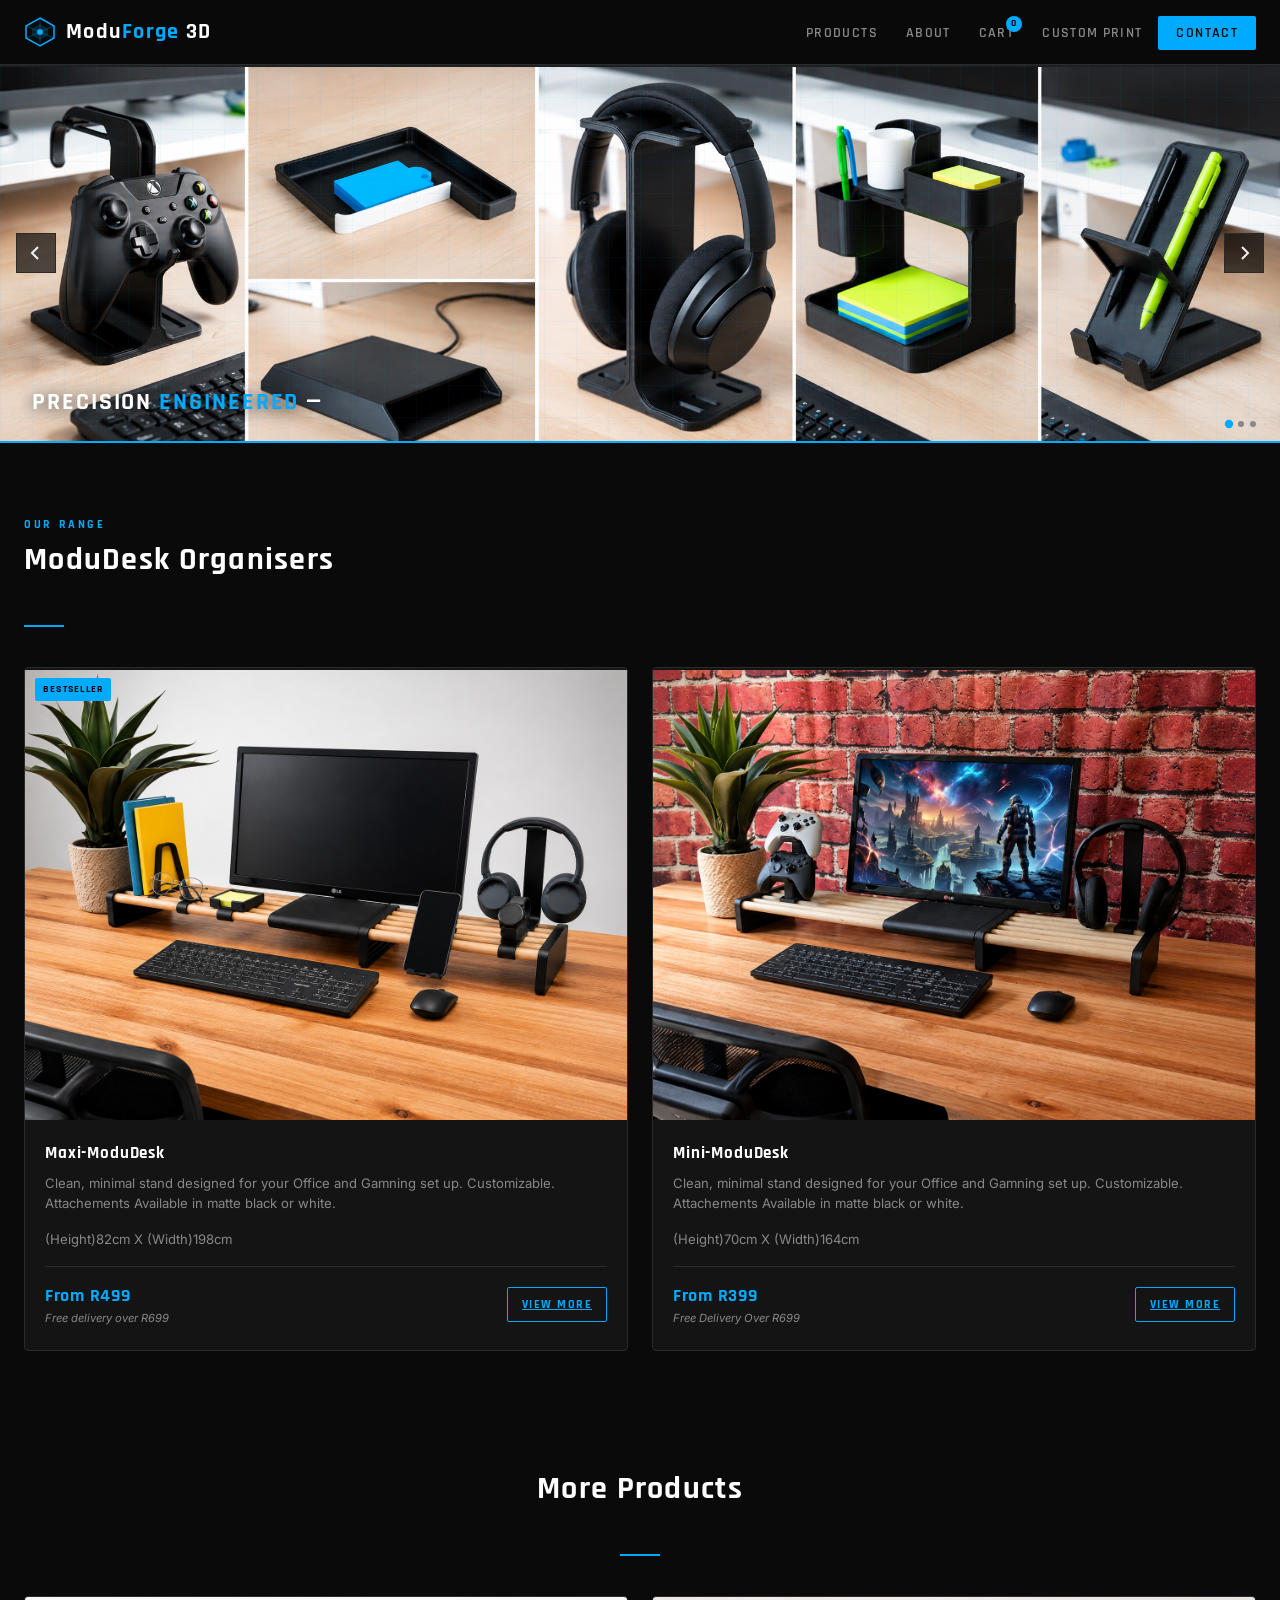
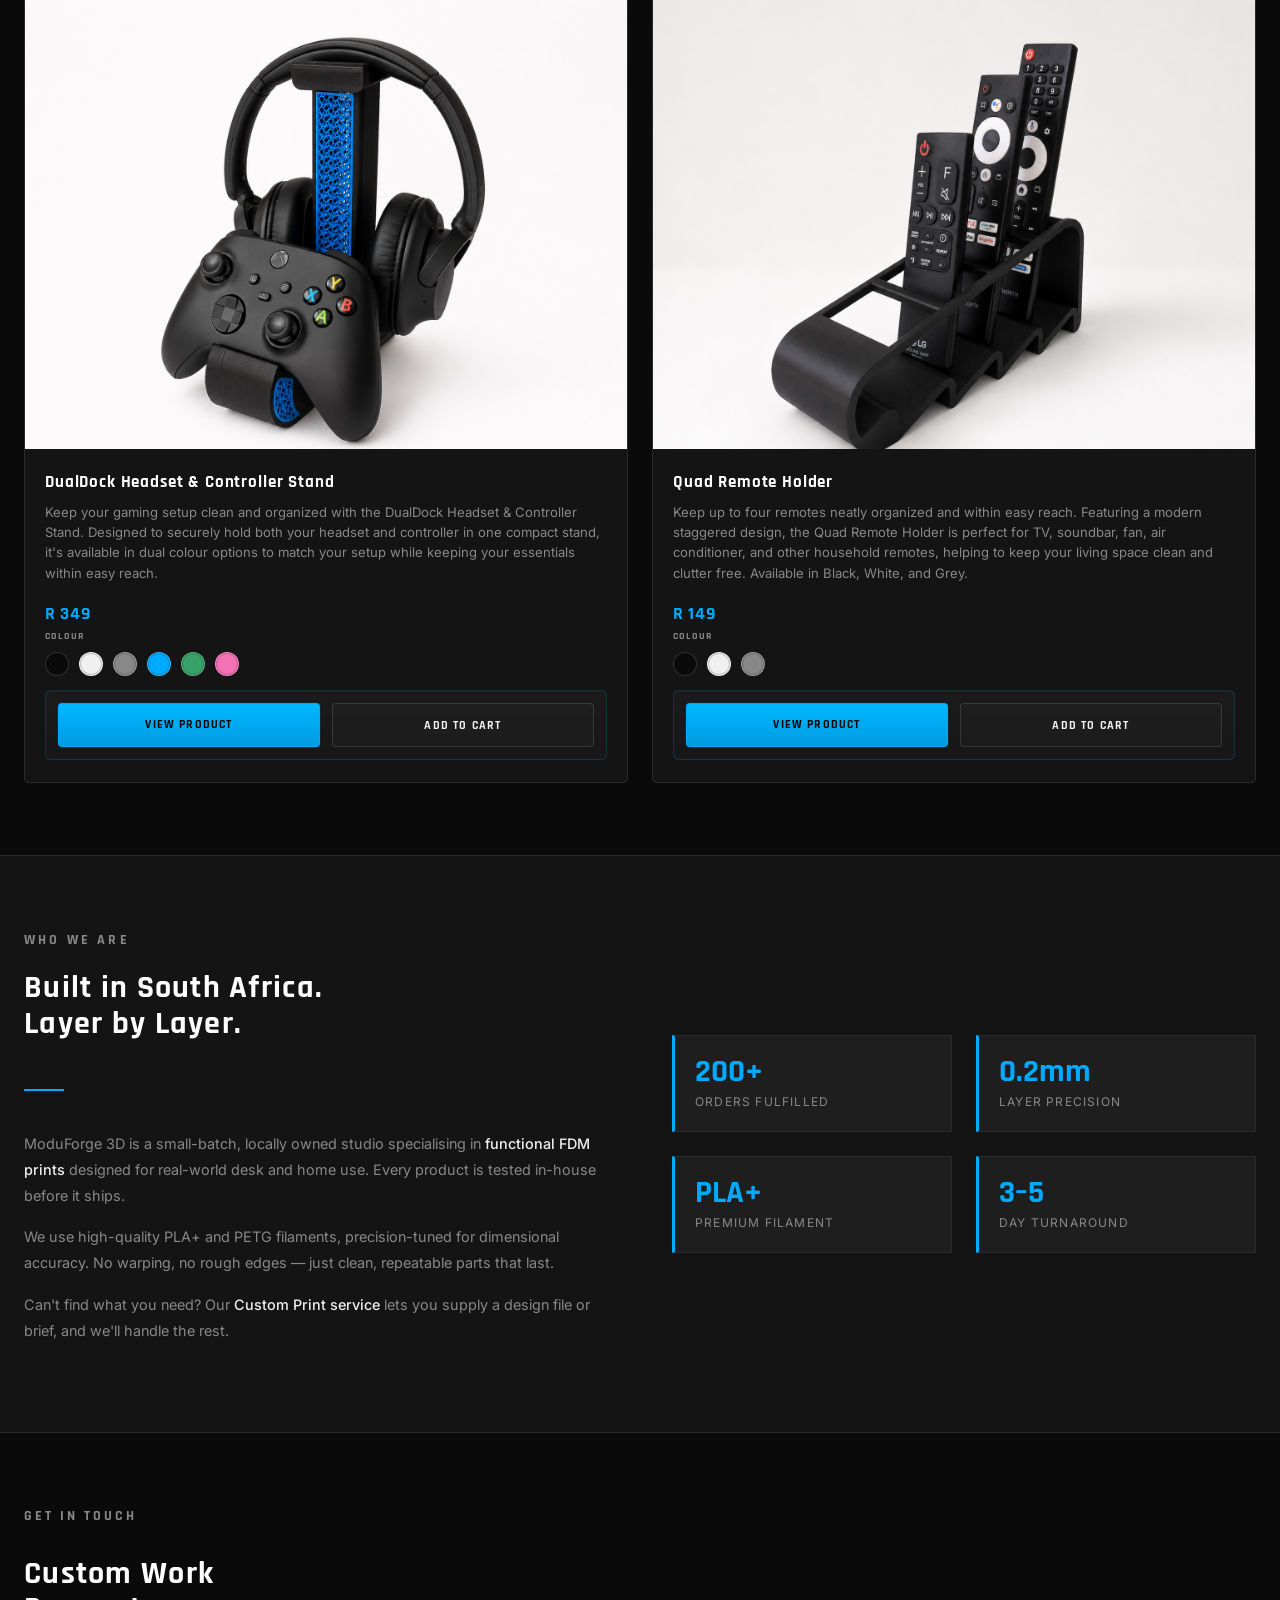
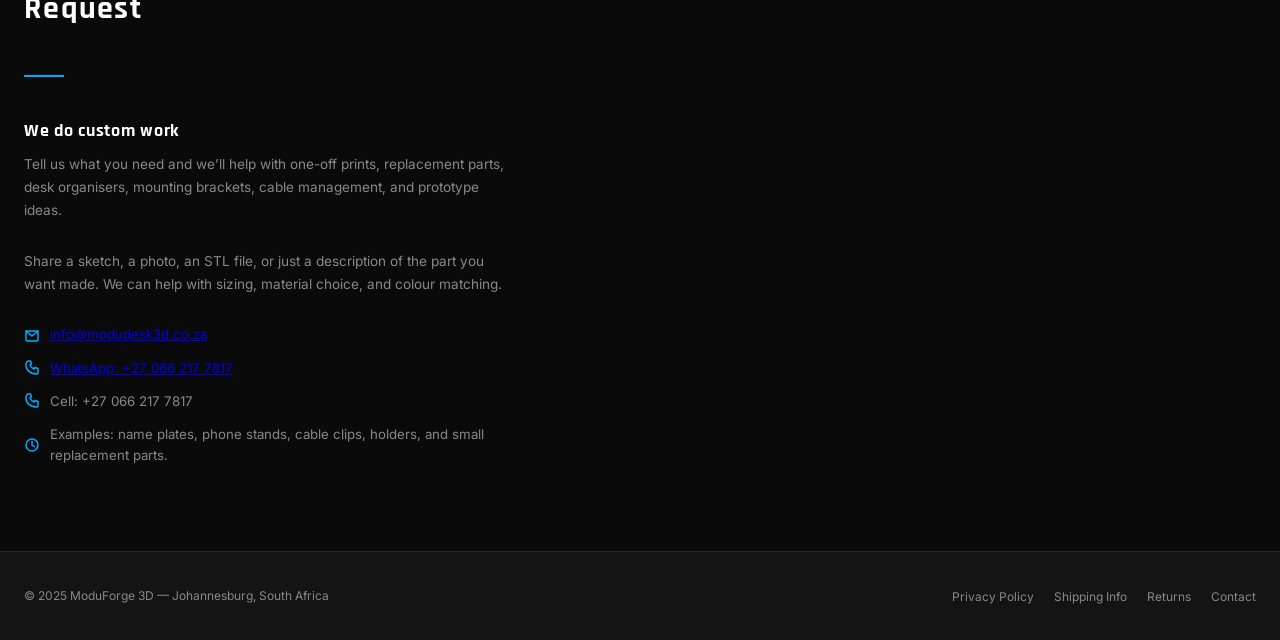
<file: index.html>
<!DOCTYPE html>
<html lang="en">
<head>
  <meta charset="UTF-8" />
  <meta name="viewport" content="width=device-width, initial-scale=1.0" />
  <title>ModuForge 3D — Precision Printed Products</title>
  <link rel="preconnect" href="https://fonts.googleapis.com" />
  <link rel="preconnect" href="https://fonts.gstatic.com" crossorigin />
  <link href="https://fonts.googleapis.com/css2?family=Rajdhani:wght@400;500;600;700&family=Inter:wght@300;400;500&display=swap" rel="stylesheet" />
  <script src="cart-utils.js"></script>
  <script src="catalog-data.js"></script>
<link rel="stylesheet" href="moduforge-styles.css" />
</head>
<body class="mf-home">

<!-- ── NAV ──────────────────────────────────────────── -->
<nav id="top">
  <div class="nav-inner">
    <a href="#top" class="logo" aria-label="ModuForge 3D home">
      <div class="logo-mark">
        <svg width="32" height="32" viewBox="0 0 32 32" fill="none" xmlns="http://www.w3.org/2000/svg">
          <polygon points="16,2 30,10 30,22 16,30 2,22 2,10" stroke="#00AAFF" stroke-width="1.5" fill="none"/>
          <polygon points="16,8 24,12.5 24,19.5 16,24 8,19.5 8,12.5" fill="#00AAFF" opacity="0.18"/>
          <line x1="16" y1="2" x2="16" y2="30" stroke="#00AAFF" stroke-width="0.75" opacity="0.4"/>
          <line x1="2" y1="10" x2="30" y2="22" stroke="#00AAFF" stroke-width="0.75" opacity="0.4"/>
          <line x1="30" y1="10" x2="2" y2="22" stroke="#00AAFF" stroke-width="0.75" opacity="0.4"/>
          <circle cx="16" cy="16" r="3" fill="#00AAFF"/>
        </svg>
      </div>
      <span class="logo-text">Modu<span>Forge</span> 3D</span>
    </a>

    <button class="hamburger" id="hamburger" aria-label="Open menu" aria-expanded="false">
      <span></span><span></span><span></span>
    </button>

    <ul class="nav-links" id="navLinks" role="navigation">
      <li><a href="#products">Products</a></li>
      <li><a href="#about">About</a></li>
      <li class="nav-cart"><a href="cart.html" aria-label="Cart">Cart<span class="cart-badge">0</span></a></li>
      <li><a href="#contact">Custom Print</a></li>
      <li><a href="#contact" class="btn-contact">Contact</a></li>
    </ul>
  </div>
</nav>

<!-- ── CAROUSEL ──────────────────────────────────────── -->
<div class="carousel-section" role="region" aria-label="Featured products carousel">
  <div class="carousel-track" id="carouselTrack">

    <div class="carousel-slide">
      <div class="slide-placeholder">
        <svg class="slide-icon" width="48" height="48" viewBox="0 0 48 48" fill="none" stroke="currentColor" stroke-width="1.5">
          <rect x="6" y="6" width="36" height="28" rx="2"/>
          <circle cx="18" cy="20" r="5"/>
          <path d="M6 34l10-10 6 6 8-10 12 14"/>
        </svg>
        <p><img src="images/carousel/more_products.png" alt="Description of the image"></p>
      </div>
      <div class="slide-label">Precision <span>Engineered</span> — </div>
    </div>

    <div class="carousel-slide">
      <div class="slide-placeholder">
        <svg class="slide-icon" width="48" height="48" viewBox="0 0 48 48" fill="none" stroke="currentColor" stroke-width="1.5">
          <rect x="6" y="6" width="36" height="28" rx="2"/>
          <circle cx="18" cy="20" r="5"/>
          <path d="M6 34l10-10 6 6 8-10 12 14"/>
        </svg>
        <p><img src="images/carousel/office_maxi.png" alt="Description of the image"></p>
      </div>
      <div class="slide-label">Desktop <span>Organised.</span> Life Simplified.</div>
    </div>

    <div class="carousel-slide">
      <div class="slide-placeholder">
        <svg class="slide-icon" width="48" height="48" viewBox="0 0 48 48" fill="none" stroke="currentColor" stroke-width="1.5">
          <rect x="6" y="6" width="36" height="28" rx="2"/>
          <circle cx="18" cy="20" r="5"/>
          <path d="M6 34l10-10 6 6 8-10 12 14"/>
        </svg>
        <p><img src="images/carousel/gaming_maxi.png" alt="Description of the image"></p>
      </div>
      <div class="slide-label">Custom <span>Prints</span> — Your Design, Our Machine</div>
    </div>

  </div>

  <button class="carousel-btn prev" id="prevBtn" aria-label="Previous slide">
    <svg width="16" height="16" viewBox="0 0 16 16" fill="none" stroke="currentColor" stroke-width="2"><polyline points="10,2 4,8 10,14"/></svg>
  </button>
  <button class="carousel-btn next" id="nextBtn" aria-label="Next slide">
    <svg width="16" height="16" viewBox="0 0 16 16" fill="none" stroke="currentColor" stroke-width="2"><polyline points="6,2 12,8 6,14"/></svg>
  </button>

  <div class="carousel-dots" id="carouselDots" role="tablist">
    <div class="dot active" role="tab" data-index="0" aria-label="Slide 1"></div>
    <div class="dot" role="tab" data-index="1" aria-label="Slide 2"></div>
    <div class="dot" role="tab" data-index="2" aria-label="Slide 3"></div>
  </div>
</div>

<!-- ── PRODUCTS ────────────────────────────────────────── -->
<section id="products">
  <div class="section-inner">
    <p class="section-eyebrow">Our Range</p>
    <h2 class="section-title">ModuDesk Organisers</h2>
    <div class="section-divider"></div>

    <div class="products-grid">

      <!-- Maxi ModuDesk-->
      <div class="product-card">
        <div class="product-img">
          <div class="img-placeholder">
            <svg width="40" height="40" viewBox="0 0 40 40" fill="none" stroke="currentColor" stroke-width="1.2"><rect x="4" y="4" width="32" height="24" rx="2"/><circle cx="14" cy="16" r="4"/><path d="M4 28l8-8 5 5 7-8 10 11"/></svg>
            <span><img src="images/product_card/maxi_office_4_3.png" alt="Description of the image"></span>
          </div>
          <span class="product-tag">Bestseller</span>
        </div>
        <div class="product-body">
          <div class="product-name">Maxi-ModuDesk</div>
          <p class="product-desc">Clean, minimal stand designed for your Office and Gamning set up. Customizable. Attachements Available in matte black or white.</p>
          <p class="product-desc">(Height)82cm X (Width)198cm</p>
          <div class="product-footer">
            <div>
              <div class="product-price">From R499</div>
              <div class="price-note">Free delivery over R699</div>
            </div>
            <!-- <button class="btn-add">add to cart</button> -->
             <a href="modudesk-builder_maxi.html" class="view_more">View More</a>
          </div>
        </div>
      </div>

      <!-- Mini ModuDesk-->
      <div class="product-card">
        <div class="product-img">
          <div class="img-placeholder">
            <svg width="40" height="40" viewBox="0 0 40 40" fill="none" stroke="currentColor" stroke-width="1.2"><rect x="4" y="4" width="32" height="24" rx="2"/><circle cx="14" cy="16" r="4"/><path d="M4 28l8-8 5 5 7-8 10 11"/></svg>
            <span><img src="images/product_card/maxi_gaming_4_3.png" alt="Office Set Up"></span>
          </div>
        </div>
        <div class="product-body">
          <div class="product-name">Mini-ModuDesk</div>
          <p class="product-desc">Clean, minimal stand designed for your Office and Gamning set up. Customizable. Attachements Available in matte black or white.</p>
          <p class="product-desc">(Height)70cm X (Width)164cm</p>
          <div class="product-footer">
            <div>
              <div class="product-price">From R399</div>
              <div class="price-note">Free Delivery Over R699</div>
            </div>
            <!-- <button class="btn-add">add to cart</button> -->
             <a href="modudesk-builder_mini.html" class="view_more">View More</a>
          </div>
        </div>
      </div>

      <!-- Product 3 List-->
      <!-- <div class="product-card">
        <div class="product-img">
          <div class="img-placeholder">
            <svg width="40" height="40" viewBox="0 0 40 40" fill="none" stroke="currentColor" stroke-width="1.2"><rect x="4" y="4" width="32" height="24" rx="2"/><circle cx="14" cy="16" r="4"/><path d="M4 28l8-8 5 5 7-8 10 11"/></svg>
            <span><img src="images/ny5mn.jpg" alt=""></span>
          </div>
          <span class="product-tag">New</span>
        </div>
        <div class="product-body">
          <div class="product-name">More Products</div>
          <p class="product-desc">For you Office and Gaming Needs</p>
          <div class="product-footer">
            <div>
              <div class="product-price">From R99</div>
              <div class="price-note">Explore More Products</div>
            </div>
             <a href="#catalogue" class="view_more">View Product</a>
          </div>
        </div>
      </div> -->
      <br>
    </div>

    <div id="catalogue" class="catalogue-block">
      <p class="section-eyebrow"></p>
      <h3 class="section-title">More Products</h3>
      <div class="section-divider"></div>
      <div class="products-grid" id="catalogueGrid"></div>
    </div>
  </div>
</section>

<!-- ── ABOUT ─────────────────────────────────────────── -->
<section id="about">
  <div class="section-inner">
    <div class="about-grid">
      <div class="about-text">
        <p class="section-eyebrow">Who We Are</p>
        <h2 class="section-title">Built in South Africa.<br/>Layer by Layer.</h2>
        <div class="section-divider"></div>
        <p>ModuForge 3D is a small-batch, locally owned studio specialising in <strong>functional FDM prints</strong> designed for real-world desk and home use. Every product is tested in-house before it ships.</p>
        <p>We use high-quality PLA+ and PETG filaments, precision-tuned for dimensional accuracy. No warping, no rough edges — just clean, repeatable parts that last.</p>
        <p>Can't find what you need? Our <strong>Custom Print service</strong> lets you supply a design file or brief, and we'll handle the rest.</p>
      </div>
      <div class="about-stats">
        <div class="stat-card">
          <div class="stat-num">200+</div>
          <div class="stat-label">Orders Fulfilled</div>
        </div>
        <div class="stat-card">
          <div class="stat-num">0.2mm</div>
          <div class="stat-label">Layer Precision</div>
        </div>
        <div class="stat-card">
          <div class="stat-num">PLA+</div>
          <div class="stat-label">Premium Filament</div>
        </div>
        <div class="stat-card">
          <div class="stat-num">3–5</div>
          <div class="stat-label">Day Turnaround</div>
        </div>
      </div>
    </div>
  </div>
</section>

<!-- ── CONTACT ───────────────────────────────────────── -->
<section id="contact">
  <div class="section-inner">
    <div class="contact-grid">
      <div class="contact-info">
        <p class="section-eyebrow">Get in Touch</p>
        <h2 class="section-title">Custom Work<br/>Request</h2>
        <div class="section-divider"></div>
        <h3>We do custom work</h3>
        <p>Tell us what you need and we’ll help with one-off prints, replacement parts, desk organisers, mounting brackets, cable management, and prototype ideas.</p>
        <p>Share a sketch, a photo, an STL file, or just a description of the part you want made. We can help with sizing, material choice, and colour matching.</p>
        <div class="contact-detail">
          <svg width="16" height="16" viewBox="0 0 16 16" fill="none" stroke="currentColor" stroke-width="1.5"><path d="M2 4l6 5 6-5M2 4h12v9a1 1 0 01-1 1H3a1 1 0 01-1-1V4z"/></svg>
          <a href="mailto:info@modudesk3d.co.za">info@modudesk3d.co.za</a>
        </div>
        <div class="contact-detail">
          <svg width="16" height="16" viewBox="0 0 16 16" fill="none" stroke="currentColor" stroke-width="1.5"><path d="M3 2a1 1 0 011-1h2.5l1 3-1.5 1a8 8 0 004 4l1-1.5 3 1V13a1 1 0 01-1 1C6 14 2 10 2 5a3 3 0 011-3z"/></svg>
          <a href="https://wa.me/27820000000" target="_blank" rel="noopener">WhatsApp: +27 066 217 7817</a>
        </div>
        <div class="contact-detail">
          <svg width="16" height="16" viewBox="0 0 16 16" fill="none" stroke="currentColor" stroke-width="1.5"><path d="M3 2a1 1 0 011-1h2.5l1 3-1.5 1a8 8 0 004 4l1-1.5 3 1V13a1 1 0 01-1 1C6 14 2 10 2 5a3 3 0 011-3z"/></svg>
          <span>Cell: +27 066 217 7817</span>
        </div>
        <div class="contact-detail">
          <svg width="16" height="16" viewBox="0 0 16 16" fill="none" stroke="currentColor" stroke-width="1.5"><circle cx="8" cy="8" r="6"/><polyline points="8,4 8,8 11,10"/></svg>
          <span>Examples: name plates, phone stands, cable clips, holders, and small replacement parts.</span>
        </div>
      </div>
    </div>
  </div>
</section>
<script> 
  const catalogueData = window.ModuForgeCatalogData || { products: [], colourHex: {} };
  let COLOUR_HEX = catalogueData.colourHex || {};

  function getProductImageForColour(product, colourName) {
    if (!colourName) {
      return product.image;
    }

    const variantImage = product.imageVariants && product.imageVariants[colourName];
    return variantImage || product.image;
  }

  function createCatalogueCard(product) {
    const card = document.createElement('div');
    card.className = 'product-card';
    card.tabIndex = 0;
    const detailUrl = `product-detail.html?id=${product.id}`;
    const colourOptions = product.colours.map((colour, index) => {
      const hex = COLOUR_HEX[colour] || '#555555';
      return `
        <label class="card-colour-option" title="${colour}">
          <input type="radio" name="colour-${product.id}" value="${colour}" />
          <span class="card-colour-swatch" style="background:${hex}"></span>
        </label>
      `;
    }).join('');
    const initialImageSrc = getProductImageForColour(product, '');

    card.innerHTML = `
      <div class="product-img">
        <img src="${initialImageSrc}" alt="${product.name}" />
      </div>
      <div class="product-body">
        <div class="product-name">${product.name}</div>
        <p class="product-desc">${product.description}</p>
        <div class="product-price">R ${product.price}</div>
        <div class="card-colour">
          <span>Colour</span>
          <div class="card-colour-options" role="radiogroup" aria-label="Colour options">
            ${colourOptions}
          </div>
        </div>
        <div class="card-colour-error" aria-live="polite"></div>
        <div class="selected-colour-block" hidden>
          <span class="selected-colour-dot"></span>
          <span class="selected-colour-text"></span>
        </div>
        <div class="card-actions">
          <a href="${detailUrl}" class="btn-view" role="button">View Product</a>
          <button class="btn-add-cart" type="button">Add to Cart</button>
        </div>
      </div>
    `;

    card.querySelector('.btn-add-cart').addEventListener('click', event => {
      event.preventDefault();
      event.stopPropagation();
      const colourSelect = card.querySelector('input[name="colour-' + product.id + '"]:checked');
      const colourError = card.querySelector('.card-colour-error');
      const colour = colourSelect?.value || '';
      const selectedImageSrc = getProductImageForColour(product, colour);

      if (!colour) {
        colourError.textContent = 'Please select a colour first.';
        const firstSwatch = card.querySelector('input[name="colour-' + product.id + '"]');
        firstSwatch?.focus();
        return;
      }

      colourError.textContent = '';
      ModuForgeCart.addProduct({
        productId: product.id,
        name: product.name,
        image: selectedImageSrc,
        colour,
        price: product.price,
        qty: 1
      });
      event.currentTarget.textContent = 'Added';
      setTimeout(() => { event.currentTarget.textContent = 'Add to Cart'; }, 1400);
    });

    card.querySelectorAll(`input[name="colour-${product.id}"]`).forEach(input => {
      input.addEventListener('change', event => {
        event.stopPropagation();
        const colour = event.currentTarget.value;
        const selectedBlock = card.querySelector('.selected-colour-block');
        const selectedDot = card.querySelector('.selected-colour-dot');
        const selectedText = card.querySelector('.selected-colour-text');
        const imageEl = card.querySelector('.product-img img');
        card.querySelector('.card-colour-error').textContent = '';
        if (colour) {
          const imageSrc = getProductImageForColour(product, colour);
          selectedDot.style.background = COLOUR_HEX[colour] || '#555555';
          selectedText.textContent = `Selected: ${colour}`;
          selectedBlock.hidden = false;
          imageEl.src = imageSrc;
          imageEl.alt = `${product.name} - ${colour}`;
        } else {
          selectedBlock.hidden = true;
          imageEl.src = initialImageSrc;
          imageEl.alt = product.name;
        }
      });
    });

    return card;
  }

  async function renderCatalogue() {
    const catalogueGrid = document.getElementById('catalogueGrid');

    try {
      catalogueGrid.innerHTML = '';
      (catalogueData.products || []).forEach(product => {
        catalogueGrid.appendChild(createCatalogueCard(product));
      });
    } catch (error) {
      console.error(error);
      catalogueGrid.innerHTML = '<p style="color: var(--grey);">Products are temporarily unavailable.</p>';
    }
  }

  renderCatalogue();
</script>

<style>
  .featured-products-grid {
    display: grid;
    grid-template-columns: repeat(2, minmax(0, 1fr));
    gap: 28px;
    align-items: stretch;
    max-width: 1080px;
    margin: 0 auto;
  }

  .featured-products-grid .product-card {
    min-height: 100%;
  }

  .featured-products-grid .product-body {
    align-items: stretch;
  }

  .featured-products-grid .card-actions,
  .catalogue-block .card-actions {
    display: grid;
    grid-template-columns: repeat(2, minmax(0, 1fr));
    gap: 12px;
    margin-top: 14px;
    padding: 12px;
    border: 1px solid rgba(0, 170, 255, 0.18);
    border-radius: 6px;
    background: linear-gradient(180deg, rgba(255, 255, 255, 0.03), rgba(255, 255, 255, 0.015));
    box-shadow: inset 0 1px 0 rgba(255, 255, 255, 0.03);
  }

  .featured-products-grid .btn-view,
  .featured-products-grid .btn-add-cart,
  .catalogue-block .btn-view,
  .catalogue-block .btn-add-cart {
    display: inline-flex;
    align-items: center;
    justify-content: center;
    min-height: 44px;
    width: 100%;
    border-radius: 4px;
    text-decoration: none;
    font-family: 'Rajdhani', sans-serif;
    font-weight: 700;
    font-size: 0.74rem;
    letter-spacing: 0.1em;
    text-transform: uppercase;
    cursor: pointer;
    transition: transform 0.2s ease, box-shadow 0.2s ease, background 0.2s ease, color 0.2s ease, border-color 0.2s ease;
  }

  .featured-products-grid .btn-view,
  .catalogue-block .btn-view {
    background: linear-gradient(180deg, #00b7ff, #009be0);
    color: var(--black);
    border: 1px solid rgba(0, 170, 255, 0.85);
    box-shadow: 0 0 0 1px rgba(0, 170, 255, 0.08);
  }

  .featured-products-grid .btn-view:hover,
  .catalogue-block .btn-view:hover {
    background: linear-gradient(180deg, #33bbff, #00a5eb);
    box-shadow: 0 0 16px var(--blue-glow);
    transform: translateY(-1px);
  }

  .featured-products-grid .btn-add-cart,
  .catalogue-block .btn-add-cart {
    background: rgba(255, 255, 255, 0.02);
    color: var(--light);
    border: 1px solid rgba(255, 255, 255, 0.12);
  }

  .featured-products-grid .btn-add-cart:hover,
  .catalogue-block .btn-add-cart:hover {
    border-color: var(--blue);
    color: var(--blue);
    transform: translateY(-1px);
  }

  .featured-products-grid .card-colour {
    margin-top: 2px;
  }

  .featured-products-grid .card-colour > span,
  .catalogue-block .card-colour > span {
    display: block;
    margin-bottom: 8px;
    font-family: 'Rajdhani', sans-serif;
    font-size: 0.62rem;
    font-weight: 700;
    letter-spacing: 0.12em;
    text-transform: uppercase;
    color: var(--grey);
  }

  .featured-products-grid .card-colour-options,
  .catalogue-block .card-colour-options {
    display: flex;
    flex-wrap: wrap;
    gap: 10px;
  }

  .featured-products-grid .card-colour-option,
  .catalogue-block .card-colour-option {
    position: relative;
    width: 24px;
    height: 24px;
    cursor: pointer;
  }

  .featured-products-grid .card-colour-option input,
  .catalogue-block .card-colour-option input {
    position: absolute;
    opacity: 0;
    inset: 0;
    margin: 0;
    cursor: pointer;
  }

  .featured-products-grid .card-colour-swatch,
  .catalogue-block .card-colour-swatch {
    display: block;
    width: 100%;
    height: 100%;
    border-radius: 50%;
    border: 1px solid rgba(255,255,255,0.16);
    box-shadow: inset 0 0 0 1px rgba(0,0,0,0.2);
    transition: transform 0.2s ease, box-shadow 0.2s ease;
  }

  .featured-products-grid .card-colour-option input:checked + .card-colour-swatch,
  .catalogue-block .card-colour-option input:checked + .card-colour-swatch {
    transform: scale(1.08);
    box-shadow: 0 0 0 2px var(--blue), inset 0 0 0 1px rgba(0,0,0,0.2);
  }

  .featured-products-grid .card-colour-option:focus-within .card-colour-swatch,
  .catalogue-block .card-colour-option:focus-within .card-colour-swatch {
    box-shadow: 0 0 0 2px var(--blue), inset 0 0 0 1px rgba(0,0,0,0.2);
  }

  .featured-products-grid .selected-colour-block {
    margin-bottom: 2px;
  }

  .featured-products-grid .card-colour-error {
    min-height: 1.1em;
  }

  .catalogue-block {
    margin-top: 72px;
  }

  .catalogue-block .section-title,
  .catalogue-block .section-eyebrow {
    text-align: center;
  }

  .catalogue-block .section-divider {
    margin-left: auto;
    margin-right: auto;
  }

  #catalogueGrid {
    grid-template-columns: repeat(2, minmax(0, 1fr));
  }

  @media (max-width: 768px) {
    .featured-products-grid {
      grid-template-columns: 1fr;
      max-width: 560px;
    }

    .featured-products-grid .card-actions,
    .catalogue-block .card-actions {
      grid-template-columns: 1fr;
    }

    #catalogueGrid {
      grid-template-columns: 1fr;
    }
  }
</style>

<!-- ── FOOTER ─────────────────────────────────────────── -->
<footer>
  <div class="footer-inner">
    <span class="footer-copy">© 2025 ModuForge 3D — Johannesburg, South Africa</span>
    <ul class="footer-links">
      <li><a href="#">Privacy Policy</a></li>
      <li><a href="#">Shipping Info</a></li>
      <li><a href="#">Returns</a></li>
      <li><a href="#contact">Contact</a></li>
    </ul>
  </div>
</footer>

<!-- ── SCRIPTS ─────────────────────────────────────────── -->
<script>
  // Hamburger menu
  const hamburger = document.getElementById('hamburger');
  const navLinks  = document.getElementById('navLinks');

  hamburger.addEventListener('click', () => {
    const open = navLinks.classList.toggle('open');
    hamburger.setAttribute('aria-expanded', open);
  });

  navLinks.querySelectorAll('a').forEach(a => {
    a.addEventListener('click', () => {
      navLinks.classList.remove('open');
      hamburger.setAttribute('aria-expanded', false);
    });
  });

  // Carousel
  const track  = document.getElementById('carouselTrack');
  const dots   = document.querySelectorAll('.dot');
  const total  = dots.length;
  let current  = 0;
  let autoTimer;

  function goTo(n) {
    current = (n + total) % total;
    track.style.transform = `translateX(-${current * 100}%)`;
    dots.forEach((d, i) => d.classList.toggle('active', i === current));
  }

  function startAuto() {
    autoTimer = setInterval(() => goTo(current + 1), 4500);
  }

  function resetAuto() {
    clearInterval(autoTimer);
    startAuto();
  }

  document.getElementById('prevBtn').addEventListener('click', () => { goTo(current - 1); resetAuto(); });
  document.getElementById('nextBtn').addEventListener('click', () => { goTo(current + 1); resetAuto(); });
  dots.forEach(d => d.addEventListener('click', () => { goTo(+d.dataset.index); resetAuto(); }));

  startAuto();

  // Pause on hover
  const carousel = document.querySelector('.carousel-section');
  carousel.addEventListener('mouseenter', () => clearInterval(autoTimer));
  carousel.addEventListener('mouseleave', startAuto);

  // Cart counter
  ModuForgeCart.updateBadges();

  document.querySelectorAll('.btn-add').forEach(btn => {
    btn.addEventListener('click', () => {
      ModuForgeCart.updateBadges();
      btn.textContent = '✓ Added';
      btn.style.background = 'var(--blue)';
      btn.style.color = 'var(--black)';
      setTimeout(() => {
        btn.textContent = 'Add to Cart';
        btn.style.background = '';
        btn.style.color = '';
      }, 1800);
    });
  });

  // Fix "Order Now" revert text
  document.querySelectorAll('.btn-add').forEach(btn => {
    const orig = btn.textContent;
    btn.addEventListener('click', function() {
      setTimeout(() => { this.textContent = orig; }, 1800);
    });
  });

</script>
</body>
</html>
</file>
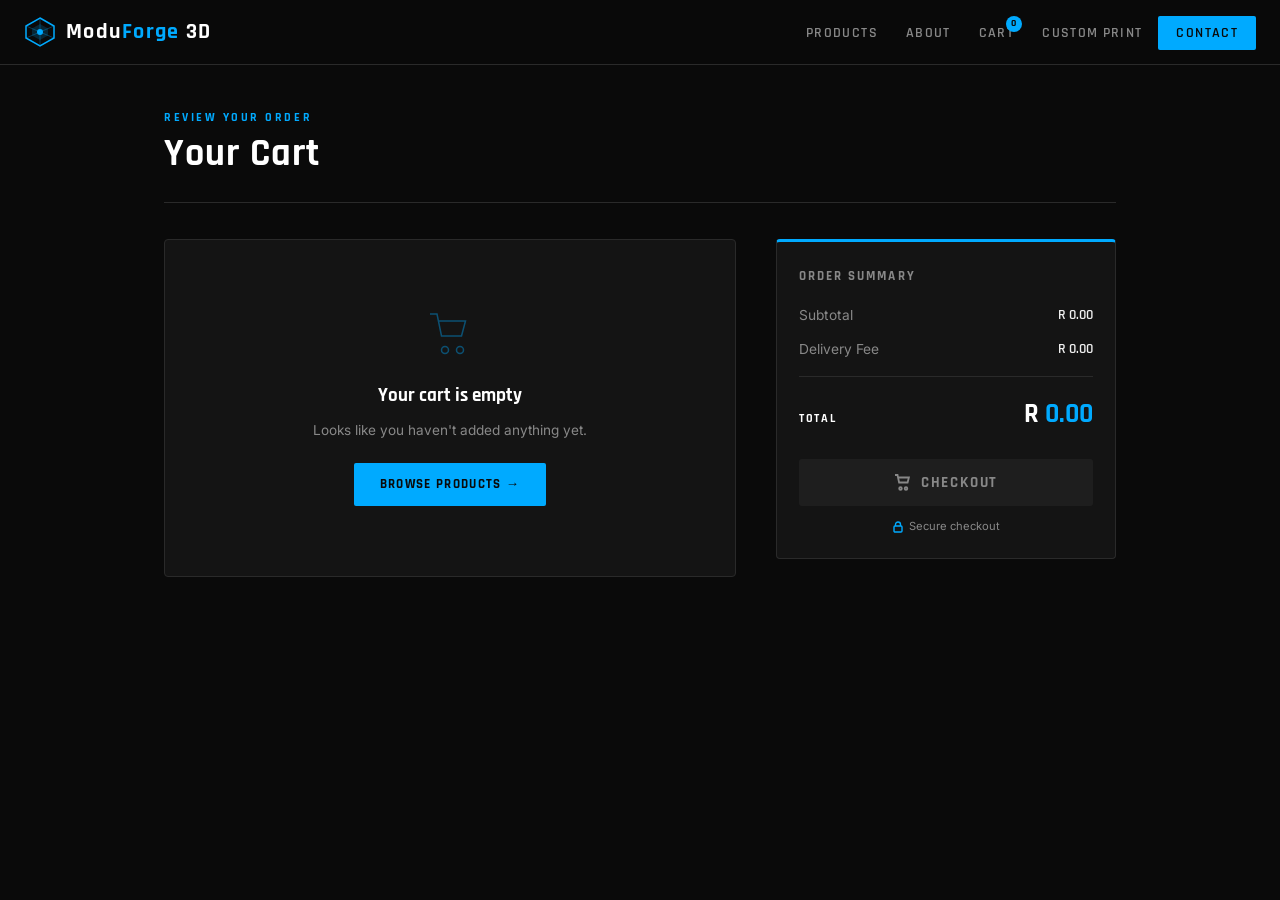
<file: cart.html>
<!DOCTYPE html>
<html lang="en">
<head>
<meta charset="UTF-8" />
<meta name="viewport" content="width=device-width, initial-scale=1.0" />
<title>Your Cart — ModuForge 3D</title>
<link rel="preconnect" href="https://fonts.googleapis.com" />
<link rel="preconnect" href="https://fonts.gstatic.com" crossorigin />
<link href="https://fonts.googleapis.com/css2?family=Rajdhani:wght@400;500;600;700&family=Inter:wght@300;400;500&display=swap" rel="stylesheet" />
<script src="cart-utils.js"></script>
<link rel="stylesheet" href="moduforge-styles.css" />
</head>
<body class="mf-cart">

<!-- ── NAV ──────────────────────────────────────────── -->
<nav id="top">
  <div class="nav-inner">
    <a href="index.html" class="logo" aria-label="ModuForge 3D home">
      <div class="logo-mark">
        <svg width="32" height="32" viewBox="0 0 32 32" fill="none" xmlns="http://www.w3.org/2000/svg">
          <polygon points="16,2 30,10 30,22 16,30 2,22 2,10" stroke="#00AAFF" stroke-width="1.5" fill="none"/>
          <polygon points="16,8 24,12.5 24,19.5 16,24 8,19.5 8,12.5" fill="#00AAFF" opacity="0.18"/>
          <line x1="16" y1="2" x2="16" y2="30" stroke="#00AAFF" stroke-width="0.75" opacity="0.4"/>
          <line x1="2" y1="10" x2="30" y2="22" stroke="#00AAFF" stroke-width="0.75" opacity="0.4"/>
          <line x1="30" y1="10" x2="2" y2="22" stroke="#00AAFF" stroke-width="0.75" opacity="0.4"/>
          <circle cx="16" cy="16" r="3" fill="#00AAFF"/>
        </svg>
      </div>
      <span class="logo-text">Modu<span>Forge</span> 3D</span>
    </a>

    <button class="hamburger" id="hamburger" aria-label="Open menu" aria-expanded="false">
      <span></span><span></span><span></span>
    </button>

    <ul class="nav-links" id="navLinks" role="navigation">
      <li><a href="index.html#products">Products</a></li>
      <li><a href="index.html#about">About</a></li>
      <li class="nav-cart"><a href="cart.html" aria-label="Cart">Cart<span class="cart-badge" id="navCartBadge">0</span></a></li>
      <li><a href="modudesk-builder.html">Custom Print</a></li>
      <li><a href="index.html#contact" class="btn-contact">Contact</a></li>
    </ul>
  </div>
</nav>

<!-- ── PAGE ─────────────────────────────────────────── -->
<div class="page">

  <div class="page-header">
    <p class="eyebrow">Review Your Order</p>
    <h1 class="page-title">Your Cart</h1>
  </div>

  <div class="cart-layout">

    <!-- Items -->
    <div id="cartItemsWrap">
      <div class="cart-items" id="cartItems"></div>
    </div>

    <!-- Summary -->
    <div class="summary-card">
      <div class="summary-title">Order Summary</div>

      <div class="summary-line">
        <span>Subtotal</span>
        <span class="val" id="summarySubtotal">R 0</span>
      </div>
      <div class="summary-line">
        <span>Delivery Fee</span>
        <span class="val" id="summaryDelivery">R 99</span>
      </div>

      <div class="delivery-hint" id="deliveryHint">
        Add <strong id="deliveryRemaining">R 1,000</strong> more to qualify for <strong>free delivery</strong>.
      </div>

      <div class="summary-divider"></div>

      <div class="summary-total-row">
        <span class="summary-total-label">Total</span>
        <span class="summary-total-amount">R <span id="summaryTotal">0</span></span>
      </div>

      <button class="btn-checkout" id="checkoutBtn" >
        <svg width="17" height="17" viewBox="0 0 17 17" fill="none" stroke="currentColor" stroke-width="1.8"><path d="M1 1h2.5l1.6 7.5h8.5l1.3-5H4.6"/><circle cx="6.5" cy="14.5" r="1.3"/><circle cx="12" cy="14.5" r="1.3"/></svg>
        Checkout
      </button>

      <div class="secure-note">
        <svg width="12" height="12" viewBox="0 0 12 12" fill="none" stroke="currentColor" stroke-width="1.4"><rect x="2" y="5" width="8" height="6" rx="1"/><path d="M3.5 5V3.5a2.5 2.5 0 015 0V5"/></svg>
        Secure checkout
      </div>
    </div>

  </div>
</div>

<script>
  /* ============================================================
     CART DATA  ▸▸▸ SAMPLE DATA — REPLACE WITH REAL CART STATE ◂◂◂
     ------------------------------------------------------------
     This is placeholder data so the page has something to show.
     In a real build, this array would come from wherever you
     store the cart (localStorage, a global cart object updated
     by the "Add to Cart" buttons on the home catalogue /
     product-detail.html, or a backend/session).

     Each cart line needs:
       id        - unique line id (not the same as product id, in
                   case the same product is added twice with
                   different colours)
       productId - which product this is (matches product-detail
                   ids, useful if you link back to the product)
       name      - product name
       image     - product image path
       colour    - selected colour name
       price     - unit price (number, no "R")
       qty       - quantity in cart
  ============================================================ */
  let cart = [
    {
      id: 1,
      productId: 1,
      name: "Dual Headphone Stand",            // ← REPLACE with real product name
      image: "https://placehold.co/200x200/1E1E1E/00AAFF?text=Product", // ← REPLACE with real image path
      colour: "Black",                         // ← REPLACE with selected colour
      price: 349,                              // ← REPLACE with real unit price
      qty: 1
    },
    {
      id: 2,
      productId: 2,
      name: "Modular Desk Organiser",          // ← REPLACE
      image: "https://placehold.co/200x200/1E1E1E/00AAFF?text=Product", // ← REPLACE
      colour: "White",                         // ← REPLACE
      price: 249,                              // ← REPLACE
      qty: 2
    },
    {
      id: 3,
      productId: 3,
      name: "Remote & Controller Holder",      // ← REPLACE
      image: "https://placehold.co/200x200/1E1E1E/00AAFF?text=Product", // ← REPLACE
      colour: "Electric Blue",                 // ← REPLACE
      price: 179,                              // ← REPLACE
      qty: 1
    }

    /* ── TO ADD MORE SAMPLE LINES ──────────────────────────────
       Copy one object above, give it a new unique "id", fill it in.
    ------------------------------------------------------------ */
  ];

  // Colour name → hex, used for the small colour dot indicator.
  // Add an entry here if you introduce a new colour name above.
  cart = ModuForgeCart.getCart();

  const COLOUR_HEX = {
    "Black": "#0A0A0A",
    "White": "#F0F0F0",
    "Grey": "#888888",
    "Electric Blue": "#00AAFF"
  };

  /* ============================================================
     CONFIG  ▸▸▸ EDIT DELIVERY RULES HERE IF THEY CHANGE ◂◂◂
  ============================================================ */
  const DELIVERY_FEE = 99;          // ← REPLACE if delivery fee changes
  const FREE_DELIVERY_THRESHOLD = 1000; // ← REPLACE if free-delivery cutoff changes

  /* ============================================================
     RENDER LOGIC — no need to edit below this line
  ============================================================ */
  function formatPrice(n) {
    return Number(n || 0).toLocaleString('en-ZA', { minimumFractionDigits: 2, maximumFractionDigits: 2 });
  }

  function calcSubtotal() {
    return cart.reduce((sum, item) => sum + item.price * item.qty, 0);
  }

  function createCartItemEl(item) {
    const hex = COLOUR_HEX[item.colour] || '#555555';
    const lineTotal = item.price * item.qty;
    const componentsHtml = item.type === 'bundle' && item.components?.length
      ? `
        <div class="bundle-components">
          ${item.components.map(component => `
            <div class="bundle-component">
              <span>${component.name}</span>
              <span>R ${formatPrice(component.price)}</span>
            </div>
          `).join('')}
        </div>
      `
      : '';

    const el = document.createElement('div');
    el.className = 'cart-item';
    el.dataset.id = item.id;

    el.innerHTML = `
      <div class="item-img">
        <img src="${item.image}" alt="${item.name}" />
      </div>
      <div class="item-details">
        <div class="item-name">${item.name}</div>
        <div class="item-meta">
          <div class="item-colour">
            <span class="colour-dot" style="background:${hex}"></span>
            ${item.colour}
          </div>
          <div class="item-unit-price">R ${formatPrice(item.price)} each</div>
        </div>
        ${componentsHtml}
        <div class="item-controls">
          <div class="qty-control">
            <button class="qty-btn qty-minus" aria-label="Decrease quantity">−</button>
            <div class="qty-num">${item.qty}</div>
            <button class="qty-btn qty-plus" aria-label="Increase quantity">+</button>
          </div>
          <button class="btn-remove">
            <svg width="13" height="13" viewBox="0 0 13 13" fill="none" stroke="currentColor" stroke-width="1.6"><path d="M2 3.5h9M5 3.5V2a1 1 0 011-1h1a1 1 0 011 1v1.5M3.5 3.5l.5 8a1 1 0 001 1h4a1 1 0 001-1l.5-8"/></svg>
            Remove
          </button>
        </div>
      </div>
      <div class="item-line-total">R ${formatPrice(lineTotal)}</div>
    `;

    // Quantity controls
    el.querySelector('.qty-plus').addEventListener('click', () => {
      cart = ModuForgeCart.updateQty(item.id, item.qty + 1);
      render();
    });

    el.querySelector('.qty-minus').addEventListener('click', () => {
      cart = ModuForgeCart.updateQty(item.id, item.qty - 1);
      render();
    });

    // Remove button
    el.querySelector('.btn-remove').addEventListener('click', () => {
      cart = ModuForgeCart.removeLine(item.id);
      render();
    });

    return el;
  }

  function renderEmptyState() {
    const wrap = document.getElementById('cartItemsWrap');
    wrap.innerHTML = `
      <div class="empty-cart">
        <svg width="48" height="48" viewBox="0 0 48 48" fill="none" stroke="currentColor" stroke-width="1.5"><path d="M4 4h7l4.5 22h20l4-15H13"/><circle cx="19" cy="40" r="3.5"/><circle cx="34" cy="40" r="3.5"/></svg>
        <h3>Your cart is empty</h3>
        <p>Looks like you haven't added anything yet.</p>
        <a href="index.html#products">Browse Products →</a>
      </div>
    `;
  }

  function render() {
    cart = ModuForgeCart.getCart();
    const wrap = document.getElementById('cartItemsWrap');
    const navBadge = document.getElementById('navCartBadge');

    const totalItems = ModuForgeCart.getCount(cart);
    navBadge.textContent = totalItems;

    if (cart.length === 0) {
      renderEmptyState();
    } else {
      wrap.innerHTML = '<div class="cart-items" id="cartItems"></div>';
      const list = document.getElementById('cartItems');
      cart.forEach(item => list.appendChild(createCartItemEl(item)));
    }

    // Summary calculations
    const subtotal = calcSubtotal();
    const deliveryFee = (subtotal >= FREE_DELIVERY_THRESHOLD || subtotal === 0) ? 0 : DELIVERY_FEE;
    const total = subtotal + deliveryFee;

    document.getElementById('summarySubtotal').textContent = `R ${formatPrice(subtotal)}`;

    const deliveryEl = document.getElementById('summaryDelivery');
    if (deliveryFee === 0 && subtotal > 0) {
      deliveryEl.textContent = 'FREE';
      deliveryEl.classList.add('free');
    } else {
      deliveryEl.textContent = `R ${formatPrice(deliveryFee)}`;
      deliveryEl.classList.remove('free');
    }

    // Delivery hint
    const hintEl = document.getElementById('deliveryHint');
    if (subtotal === 0) {
      hintEl.style.display = 'none';
    } else if (subtotal >= FREE_DELIVERY_THRESHOLD) {
      hintEl.style.display = '';
      hintEl.classList.add('qualified');
      hintEl.innerHTML = `<strong>✓ Free delivery</strong> unlocked on this order.`;
    } else {
      hintEl.style.display = '';
      hintEl.classList.remove('qualified');
      const remaining = FREE_DELIVERY_THRESHOLD - subtotal;
      hintEl.innerHTML = `Add <strong>R ${formatPrice(remaining)}</strong> more to qualify for <strong>free delivery</strong>.`;
    }

    document.getElementById('summaryTotal').textContent = formatPrice(total);

    const checkoutBtn = document.getElementById('checkoutBtn');
    checkoutBtn.disabled = cart.length === 0;
  }

  // Checkout button — go to the real checkout page
  document.getElementById('checkoutBtn').addEventListener('click', () => {
    if (cart.length === 0) return;
    window.location.href = 'checkout.html';
  });

  // Mobile nav
  const hamburger = document.getElementById('hamburger');
  const navLinks  = document.getElementById('navLinks');
  hamburger.addEventListener('click', () => {
    const open = navLinks.classList.toggle('open');
    hamburger.setAttribute('aria-expanded', open);
  });

  render();
</script>
</body>
</html>
</file>
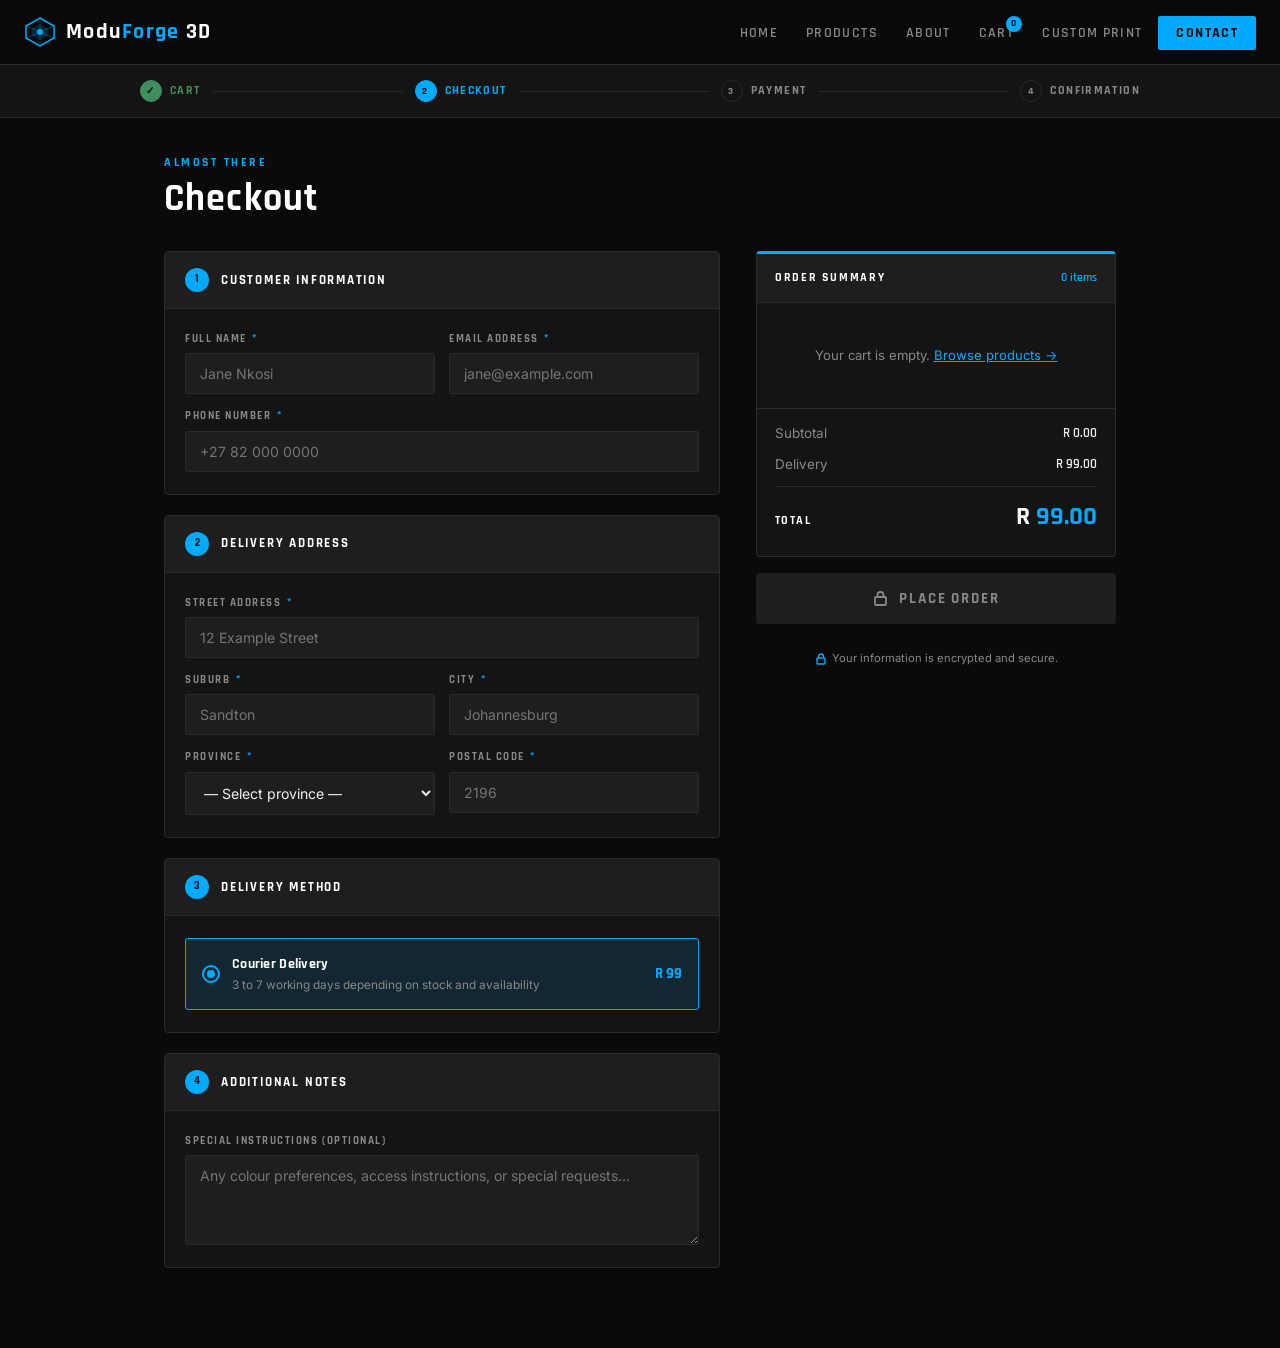
<file: checkout.html>
<!DOCTYPE html>
<html lang="en">
<head>
<meta charset="UTF-8" />
<meta name="viewport" content="width=device-width, initial-scale=1.0" />
<title>Checkout — ModuForge 3D</title>
<link rel="preconnect" href="https://fonts.googleapis.com" />
<link rel="preconnect" href="https://fonts.gstatic.com" crossorigin />
<link href="https://fonts.googleapis.com/css2?family=Rajdhani:wght@400;500;600;700&family=Inter:wght@300;400;500&display=swap" rel="stylesheet" />

<style>
/* ============================================================
   MODUFORGE 3D — CHECKOUT PAGE
   Colour palette: --black, --card-bg, --surface, --border,
   --grey, --light, --white, --blue, --red, --green
============================================================ */

*, *::before, *::after { box-sizing: border-box; margin: 0; padding: 0; }

:root {
  --black:       #0A0A0A;
  --card-bg:     #141414;
  --surface:     #1E1E1E;
  --border:      #2A2A2A;
  --border-focus:#00AAFF;
  --grey:        #888;
  --light:       #F0F0F0;
  --white:       #FFFFFF;
  --blue:        #00AAFF;
  --blue-dim:    rgba(0,170,255,0.12);
  --blue-glow:   rgba(0,170,255,0.35);
  --red:         #D6432F;
  --green:       #3F8F5E;
}

html { scroll-behavior: smooth; }

body {
  background: var(--black);
  color: var(--light);
  font-family: 'Inter', sans-serif;
  font-size: 15px;
  line-height: 1.6;
  -webkit-font-smoothing: antialiased;
  min-height: 100vh;
}

/* ============================================================
   NAV — matches the rest of the site
============================================================ */
nav {
  position: sticky;
  top: 0;
  z-index: 100;
  background: rgba(10,10,10,0.96);
  border-bottom: 1px solid var(--border);
  backdrop-filter: blur(12px);
  -webkit-backdrop-filter: blur(12px);
}

.nav-inner {
  max-width: 1280px;
  margin: 0 auto;
  padding: 0 24px;
  height: 64px;
  display: flex;
  align-items: center;
  justify-content: space-between;
  gap: 16px;
}

.logo {
  display: flex;
  align-items: center;
  gap: 10px;
  text-decoration: none;
  flex-shrink: 0;
}

.logo-text {
  font-family: 'Rajdhani', sans-serif;
  font-weight: 700;
  font-size: 1.35rem;
  letter-spacing: 0.06em;
  color: var(--white);
  line-height: 1;
}

.logo-text span { color: var(--blue); }

.nav-links { display: flex; align-items: center; gap: 4px; list-style: none; }

.nav-links a {
  font-family: 'Rajdhani', sans-serif;
  font-weight: 600;
  font-size: 0.85rem;
  letter-spacing: 0.1em;
  text-transform: uppercase;
  color: var(--grey);
  text-decoration: none;
  padding: 6px 12px;
  border-radius: 3px;
  transition: color 0.2s, background 0.2s;
}

.nav-links a:hover { color: var(--white); background: var(--surface); }

.btn-nav-contact {
  background: var(--blue);
  color: var(--black) !important;
  padding: 8px 18px !important;
  border-radius: 2px !important;
  font-weight: 700 !important;
}

.btn-nav-contact:hover {
  background: #33BBFF !important;
  box-shadow: 0 0 20px var(--blue-glow) !important;
}

.nav-cart-link { position: relative; }

.nav-badge {
  position: absolute;
  top: -4px;
  right: 4px;
  width: 16px;
  height: 16px;
  background: var(--blue);
  border-radius: 50%;
  font-size: 0.6rem;
  font-weight: 700;
  color: var(--black);
  display: flex;
  align-items: center;
  justify-content: center;
  pointer-events: none;
}

.hamburger {
  display: none;
  flex-direction: column;
  gap: 5px;
  cursor: pointer;
  padding: 6px;
  border: none;
  background: none;
}

.hamburger span { display: block; width: 22px; height: 2px; background: var(--light); }

@media (max-width: 768px) {
  .nav-links { display: none; flex-direction: column; position: absolute; top: 64px; left: 0; right: 0; background: rgba(10,10,10,0.98); border-bottom: 1px solid var(--border); padding: 16px 24px; gap: 4px; }
  .nav-links.open { display: flex; }
  .hamburger { display: flex; }
}

/* ============================================================
   PROGRESS STEPS
============================================================ */
.progress-bar {
  background: var(--card-bg);
  border-bottom: 1px solid var(--border);
  padding: 0 24px;
}

.progress-inner {
  max-width: 1000px;
  margin: 0 auto;
  display: flex;
  align-items: center;
  height: 52px;
  gap: 0;
}

.step {
  display: flex;
  align-items: center;
  gap: 8px;
  font-family: 'Rajdhani', sans-serif;
  font-size: 0.72rem;
  font-weight: 700;
  letter-spacing: 0.12em;
  text-transform: uppercase;
  color: var(--grey);
  flex-shrink: 0;
}

.step.active { color: var(--blue); }
.step.done { color: var(--green); }

.step-num {
  width: 22px;
  height: 22px;
  border-radius: 50%;
  border: 1px solid var(--border);
  display: flex;
  align-items: center;
  justify-content: center;
  font-size: 0.65rem;
  font-weight: 700;
  flex-shrink: 0;
}

.step.active .step-num { border-color: var(--blue); background: var(--blue); color: var(--black); }
.step.done .step-num { border-color: var(--green); background: var(--green); color: var(--black); }

.step-divider { flex: 1; height: 1px; background: var(--border); margin: 0 12px; min-width: 20px; }

/* ============================================================
   PAGE WRAPPER + LAYOUT
============================================================ */
.page {
  max-width: 1000px;
  margin: 0 auto;
  padding: 36px 24px 80px;
}

.page-eyebrow {
  font-family: 'Rajdhani', sans-serif;
  font-size: 0.72rem;
  font-weight: 700;
  letter-spacing: 0.22em;
  text-transform: uppercase;
  color: var(--blue);
  margin-bottom: 8px;
}

.page-title {
  font-family: 'Rajdhani', sans-serif;
  font-size: clamp(1.8rem, 4vw, 2.4rem);
  font-weight: 700;
  letter-spacing: 0.03em;
  color: var(--white);
  line-height: 1;
  margin-bottom: 32px;
}

.checkout-layout {
  display: grid;
  grid-template-columns: 1fr 360px;
  gap: 36px;
  align-items: start;
}

/* ============================================================
   FORM SECTIONS — shared card style
============================================================ */
.form-section {
  background: var(--card-bg);
  border: 1px solid var(--border);
  border-radius: 4px;
  overflow: hidden;
  margin-bottom: 20px;
}

.form-section:last-of-type { margin-bottom: 0; }

.section-header {
  display: flex;
  align-items: center;
  gap: 12px;
  padding: 16px 20px;
  border-bottom: 1px solid var(--border);
  background: var(--surface);
}

.section-num {
  width: 24px;
  height: 24px;
  border-radius: 50%;
  background: var(--blue);
  color: var(--black);
  font-family: 'Rajdhani', sans-serif;
  font-weight: 700;
  font-size: 0.7rem;
  display: flex;
  align-items: center;
  justify-content: center;
  flex-shrink: 0;
}

.section-label {
  font-family: 'Rajdhani', sans-serif;
  font-weight: 700;
  font-size: 0.8rem;
  letter-spacing: 0.14em;
  text-transform: uppercase;
  color: var(--white);
}

.section-body { padding: 22px 20px; }

/* ============================================================
   FORM FIELDS
============================================================ */
.field-row { display: grid; grid-template-columns: 1fr 1fr; gap: 14px; margin-bottom: 14px; }
.field-row.single { grid-template-columns: 1fr; }
.field-row.thirds { grid-template-columns: 1fr 1fr 1fr; }

.field-row:last-child { margin-bottom: 0; }

.field { display: flex; flex-direction: column; gap: 5px; }

.field label {
  font-family: 'Rajdhani', sans-serif;
  font-size: 0.68rem;
  font-weight: 700;
  letter-spacing: 0.14em;
  text-transform: uppercase;
  color: var(--grey);
}

.field label .req { color: var(--blue); margin-left: 2px; }

.field input,
.field select,
.field textarea {
  background: var(--surface);
  border: 1px solid var(--border);
  border-radius: 2px;
  color: var(--light);
  font-family: 'Inter', sans-serif;
  font-size: 0.88rem;
  padding: 11px 14px;
  outline: none;
  width: 100%;
  transition: border-color 0.2s, box-shadow 0.2s;
}

.field input:focus,
.field select:focus,
.field textarea:focus {
  border-color: var(--blue);
  box-shadow: 0 0 0 3px var(--blue-dim);
}

/* Invalid state — added by JS on submit */
.field input.invalid,
.field select.invalid,
.field textarea.invalid {
  border-color: var(--red);
  box-shadow: 0 0 0 3px rgba(214,67,47,0.12);
}

.field-error {
  font-size: 0.7rem;
  color: var(--red);
  display: none;
}

.field.has-error .field-error { display: block; }
.field.has-error input,
.field.has-error select { border-color: var(--red); box-shadow: 0 0 0 3px rgba(214,67,47,0.12); }

.field select option { background: var(--surface); }
.field textarea { resize: vertical; min-height: 90px; }

@media (max-width: 620px) {
  .field-row { grid-template-columns: 1fr; }
  .field-row.thirds { grid-template-columns: 1fr 1fr; }
}

/* ============================================================
   DELIVERY OPTIONS
============================================================ */
.delivery-options { display: flex; flex-direction: column; gap: 10px; }

.delivery-option {
  display: flex;
  align-items: center;
  justify-content: space-between;
  gap: 12px;
  padding: 14px 16px;
  background: var(--surface);
  border: 1px solid var(--border);
  border-radius: 3px;
  cursor: pointer;
  transition: border-color 0.2s, background 0.2s;
}

.delivery-option:hover { border-color: var(--blue); }
.delivery-option.selected { border-color: var(--blue); background: var(--blue-dim); }

.delivery-option input[type="radio"] { display: none; }

.delivery-option-left { display: flex; align-items: center; gap: 12px; }

.radio-circle {
  width: 18px;
  height: 18px;
  border-radius: 50%;
  border: 2px solid var(--border);
  flex-shrink: 0;
  display: flex;
  align-items: center;
  justify-content: center;
  transition: border-color 0.2s;
}

.delivery-option.selected .radio-circle { border-color: var(--blue); }

.radio-dot {
  width: 8px;
  height: 8px;
  border-radius: 50%;
  background: var(--blue);
  transform: scale(0);
  transition: transform 0.2s cubic-bezier(0.34,1.56,0.64,1);
}

.delivery-option.selected .radio-dot { transform: scale(1); }

.delivery-option-info { display: flex; flex-direction: column; }
.delivery-option-name { font-family: 'Rajdhani', sans-serif; font-weight: 700; font-size: 0.9rem; color: var(--white); letter-spacing: 0.02em; }
.delivery-option-eta { font-size: 0.74rem; color: var(--grey); }

.delivery-option-price {
  font-family: 'Rajdhani', sans-serif;
  font-weight: 700;
  font-size: 0.95rem;
  color: var(--blue);
  white-space: nowrap;
}

.delivery-option.selected .delivery-option-price { color: var(--blue); }

/* ============================================================
   PAYMENT PLACEHOLDER
============================================================ */
.payment-placeholder {
  background: var(--surface);
  border: 1px dashed var(--border);
  border-radius: 3px;
  padding: 28px 20px;
  text-align: center;
}

.payment-placeholder svg { color: var(--blue); opacity: 0.45; margin-bottom: 12px; }

.payment-placeholder p {
  font-size: 0.82rem;
  color: var(--grey);
  margin-bottom: 6px;
}

.payment-placeholder strong {
  font-family: 'Rajdhani', sans-serif;
  font-size: 0.75rem;
  font-weight: 700;
  letter-spacing: 0.12em;
  text-transform: uppercase;
  color: var(--light);
  display: block;
  margin-bottom: 8px;
}

.payment-logos { display: flex; align-items: center; justify-content: center; gap: 12px; flex-wrap: wrap; margin-top: 14px; }

.payment-logo {
  background: var(--card-bg);
  border: 1px solid var(--border);
  border-radius: 3px;
  padding: 5px 12px;
  font-family: 'Rajdhani', sans-serif;
  font-size: 0.7rem;
  font-weight: 700;
  letter-spacing: 0.08em;
  color: var(--grey);
  text-transform: uppercase;
}

/* ============================================================
   ORDER SUMMARY SIDEBAR
============================================================ */
.sidebar {
  position: sticky;
  top: 88px;
  display: flex;
  flex-direction: column;
  gap: 16px;
}

.summary-card {
  background: var(--card-bg);
  border: 1px solid var(--border);
  border-top: 3px solid var(--blue);
  border-radius: 4px;
  overflow: hidden;
}

.summary-header {
  display: flex;
  align-items: center;
  justify-content: space-between;
  padding: 14px 18px;
  border-bottom: 1px solid var(--border);
  background: var(--surface);
}

.summary-header-title {
  font-family: 'Rajdhani', sans-serif;
  font-weight: 700;
  font-size: 0.78rem;
  letter-spacing: 0.14em;
  text-transform: uppercase;
  color: var(--white);
}

.summary-item-count {
  font-family: 'Rajdhani', sans-serif;
  font-size: 0.72rem;
  font-weight: 600;
  color: var(--blue);
}

/* Order line items */
.order-lines { padding: 14px 18px; display: flex; flex-direction: column; gap: 12px; }

.order-line {
  display: grid;
  grid-template-columns: 48px 1fr auto;
  gap: 10px;
  align-items: center;
}

.order-line-img {
  width: 48px;
  height: 48px;
  border-radius: 3px;
  overflow: hidden;
  background: var(--surface);
  border: 1px solid var(--border);
  flex-shrink: 0;
}

.order-line-img img { width: 100%; height: 100%; object-fit: cover; display: block; }

.order-line-info { min-width: 0; }
.order-line-name { font-family: 'Rajdhani', sans-serif; font-weight: 700; font-size: 0.82rem; color: var(--white); white-space: nowrap; overflow: hidden; text-overflow: ellipsis; }
.order-line-meta { font-size: 0.7rem; color: var(--grey); }

.order-line-controls { display: flex; align-items: center; gap: 4px; }

.bundle-components {
  border-top: 1px solid var(--border);
  margin-top: 10px;
  padding-top: 10px;
  display: flex;
  flex-direction: column;
  gap: 6px;
}

.bundle-component {
  display: flex;
  justify-content: space-between;
  align-items: flex-start;
  gap: 12px;
  font-size: 0.74rem;
  color: var(--grey);
}

.bundle-component-main {
  display: flex;
  flex-direction: column;
  gap: 2px;
  min-width: 0;
}

.bundle-component-name {
  color: var(--light);
  font-weight: 500;
}

.bundle-component-meta {
  color: var(--grey);
  font-size: 0.68rem;
}

.bundle-component-price {
  color: var(--light);
  font-family: 'Rajdhani', sans-serif;
  font-weight: 600;
  white-space: nowrap;
}

.line-qty-btn {
  width: 22px; height: 22px;
  background: var(--surface);
  border: 1px solid var(--border);
  border-radius: 2px;
  color: var(--light);
  font-size: 0.8rem;
  cursor: pointer;
  display: flex; align-items: center; justify-content: center;
  transition: background 0.15s, color 0.15s;
  flex-shrink: 0;
}

.line-qty-btn:hover { background: var(--blue); border-color: var(--blue); color: var(--black); }

.line-qty-num {
  font-family: 'Rajdhani', sans-serif;
  font-weight: 700;
  font-size: 0.8rem;
  color: var(--white);
  width: 20px;
  text-align: center;
}

.order-line-right { text-align: right; min-width: 60px; }
.order-line-price {
  font-family: 'Rajdhani', sans-serif;
  font-weight: 700;
  font-size: 0.88rem;
  color: var(--blue);
  white-space: nowrap;
}

.order-line-remove {
  font-size: 0.62rem;
  font-family: 'Rajdhani', sans-serif;
  font-weight: 700;
  letter-spacing: 0.06em;
  text-transform: uppercase;
  color: var(--grey);
  background: none;
  border: none;
  cursor: pointer;
  padding: 0;
  transition: color 0.15s;
  display: block;
  margin-top: 2px;
}

.order-line-remove:hover { color: var(--red); }

.empty-order {
  padding: 28px 18px;
  text-align: center;
  font-size: 0.82rem;
  color: var(--grey);
}

/* Summary totals */
.summary-totals {
  padding: 14px 18px 18px;
  border-top: 1px solid var(--border);
  display: flex;
  flex-direction: column;
  gap: 10px;
}

.total-line {
  display: flex;
  justify-content: space-between;
  align-items: center;
  font-size: 0.84rem;
  color: var(--grey);
}

.total-line .tv { font-family: 'Rajdhani', sans-serif; font-weight: 600; color: var(--light); }
.total-line .tv.free { color: var(--green); }

.total-divider { height: 1px; background: var(--border); }

.grand-total-line {
  display: flex;
  justify-content: space-between;
  align-items: baseline;
}

.grand-total-label {
  font-family: 'Rajdhani', sans-serif;
  font-size: 0.75rem;
  font-weight: 700;
  letter-spacing: 0.12em;
  text-transform: uppercase;
  color: var(--white);
}

.grand-total-value {
  font-family: 'Rajdhani', sans-serif;
  font-size: 1.6rem;
  font-weight: 700;
  color: var(--white);
}

.grand-total-value span { color: var(--blue); }

/* Delivery hint */
.delivery-hint-bar {
  padding: 9px 18px;
  border-top: 1px solid var(--border);
  font-size: 0.71rem;
  color: var(--grey);
  background: var(--surface);
  line-height: 1.5;
}

.delivery-hint-bar strong { color: var(--blue); }
.delivery-hint-bar.qualified strong { color: var(--green); }

/* ============================================================
   CHECKOUT BUTTON
============================================================ */
.btn-checkout {
  width: 100%;
  font-family: 'Rajdhani', sans-serif;
  font-weight: 700;
  font-size: 0.95rem;
  letter-spacing: 0.12em;
  text-transform: uppercase;
  background: var(--blue);
  color: var(--black);
  border: none;
  border-radius: 3px;
  padding: 16px 24px;
  cursor: pointer;
  display: flex;
  align-items: center;
  justify-content: center;
  gap: 10px;
  transition: background 0.2s, box-shadow 0.2s, transform 0.15s;
}

.btn-checkout:hover { background: #33BBFF; box-shadow: 0 0 28px var(--blue-glow); }
.btn-checkout:active { transform: scale(0.98); }
.btn-checkout:disabled { background: var(--surface); color: var(--grey); cursor: not-allowed; box-shadow: none; }

.secure-note {
  display: flex;
  align-items: center;
  justify-content: center;
  gap: 5px;
  font-size: 0.7rem;
  color: var(--grey);
  margin-top: 10px;
  text-align: center;
}

.secure-note svg { color: var(--blue); flex-shrink: 0; }

/* ============================================================
   VALIDATION TOAST
============================================================ */
.toast {
  position: fixed;
  bottom: 28px;
  left: 50%;
  transform: translateX(-50%) translateY(20px);
  background: var(--red);
  color: var(--white);
  font-family: 'Rajdhani', sans-serif;
  font-weight: 700;
  font-size: 0.82rem;
  letter-spacing: 0.06em;
  padding: 12px 24px;
  border-radius: 3px;
  opacity: 0;
  pointer-events: none;
  transition: opacity 0.25s, transform 0.25s;
  z-index: 999;
  white-space: nowrap;
}

.toast.show {
  opacity: 1;
  transform: translateX(-50%) translateY(0);
}

/* ============================================================
   RESPONSIVE
============================================================ */
@media (max-width: 840px) {
  .checkout-layout { grid-template-columns: 1fr; }
  .sidebar { position: static; }
}

@media (max-width: 540px) {
  .progress-inner { gap: 0; }
  .step span:not(.step-num) { display: none; }
  .step-divider { margin: 0 6px; }
  .page { padding: 24px 18px 60px; }
}

@media (prefers-reduced-motion: reduce) {
  *, *::before, *::after { transition: none !important; animation: none !important; }
}
</style>
</head>
<body>

<!-- ============================================================
     NAV — same structure as all other pages
============================================================ -->
<nav>
  <div class="nav-inner">
    <a href="index.html" class="logo">
      <svg width="32" height="32" viewBox="0 0 32 32" fill="none" xmlns="http://www.w3.org/2000/svg">
        <polygon points="16,2 30,10 30,22 16,30 2,22 2,10" stroke="#00AAFF" stroke-width="1.5" fill="none"/>
        <polygon points="16,8 24,12.5 24,19.5 16,24 8,19.5 8,12.5" fill="#00AAFF" opacity="0.18"/>
        <line x1="16" y1="2" x2="16" y2="30" stroke="#00AAFF" stroke-width="0.75" opacity="0.4"/>
        <line x1="2" y1="10" x2="30" y2="22" stroke="#00AAFF" stroke-width="0.75" opacity="0.4"/>
        <line x1="30" y1="10" x2="2" y2="22" stroke="#00AAFF" stroke-width="0.75" opacity="0.4"/>
        <circle cx="16" cy="16" r="3" fill="#00AAFF"/>
      </svg>
      <span class="logo-text">Modu<span>Forge</span> 3D</span>
    </a>

    <button class="hamburger" id="hamburger" aria-label="Open menu" aria-expanded="false">
      <span></span><span></span><span></span>
    </button>

    <ul class="nav-links" id="navLinks">
      <li><a href="index.html">Home</a></li>
      <li><a href="index.html#products">Products</a></li>
      <li><a href="index.html#about">About</a></li>
      <li class="nav-cart-link"><a href="cart.html">Cart<span class="nav-badge" id="navBadge">0</span></a></li>
      <li><a href="modudesk-builder.html">Custom Print</a></li>
      <li><a href="index.html#contact" class="btn-nav-contact">Contact</a></li>
    </ul>
  </div>
</nav>

<!-- Progress bar -->
<div class="progress-bar">
  <div class="progress-inner">
    <div class="step done">
      <span class="step-num">✓</span>
      <span>Cart</span>
    </div>
    <div class="step-divider"></div>
    <div class="step active">
      <span class="step-num">2</span>
      <span>Checkout</span>
    </div>
    <div class="step-divider"></div>
    <div class="step">
      <span class="step-num">3</span>
      <span>Payment</span>
    </div>
    <div class="step-divider"></div>
    <div class="step">
      <span class="step-num">4</span>
      <span>Confirmation</span>
    </div>
  </div>
</div>

<!-- ============================================================
     PAGE
============================================================ -->
<div class="page">
  <p class="page-eyebrow">Almost There</p>
  <h1 class="page-title">Checkout</h1>

  <div class="checkout-layout">

    <!-- ── LEFT COLUMN — forms ───────────────────────── -->
    <div id="checkoutForms">

      <!-- 1. Customer Information -->
      <div class="form-section">
        <div class="section-header">
          <span class="section-num">1</span>
          <span class="section-label">Customer Information</span>
        </div>
        <div class="section-body">
          <div class="field-row">
            <div class="field" id="field-fullName">
              <label for="fullName">Full Name <span class="req">*</span></label>
              <input type="text" id="fullName" name="fullName" placeholder="Jane Nkosi" autocomplete="name" />
              <span class="field-error">Please enter your full name.</span>
            </div>
            <div class="field" id="field-email">
              <label for="email">Email Address <span class="req">*</span></label>
              <input type="email" id="email" name="email" placeholder="jane@example.com" autocomplete="email" />
              <span class="field-error">Please enter a valid email address.</span>
            </div>
          </div>
          <div class="field-row single">
            <div class="field" id="field-phone">
              <label for="phone">Phone Number <span class="req">*</span></label>
              <input type="tel" id="phone" name="phone" placeholder="+27 82 000 0000" autocomplete="tel" />
              <span class="field-error">Please enter a valid phone number.</span>
            </div>
          </div>
        </div>
      </div>

      <!-- 2. Delivery Information -->
      <div class="form-section">
        <div class="section-header">
          <span class="section-num">2</span>
          <span class="section-label">Delivery Address</span>
        </div>
        <div class="section-body">
          <div class="field-row single">
            <div class="field" id="field-street">
              <label for="street">Street Address <span class="req">*</span></label>
              <input type="text" id="street" name="street" placeholder="12 Example Street" autocomplete="street-address" />
              <span class="field-error">Please enter your street address.</span>
            </div>
          </div>
          <div class="field-row">
            <div class="field" id="field-suburb">
              <label for="suburb">Suburb <span class="req">*</span></label>
              <input type="text" id="suburb" name="suburb" placeholder="Sandton" autocomplete="address-level3" />
              <span class="field-error">Please enter your suburb.</span>
            </div>
            <div class="field" id="field-city">
              <label for="city">City <span class="req">*</span></label>
              <input type="text" id="city" name="city" placeholder="Johannesburg" autocomplete="address-level2" />
              <span class="field-error">Please enter your city.</span>
            </div>
          </div>
          <div class="field-row">
            <div class="field" id="field-province">
              <label for="province">Province <span class="req">*</span></label>
              <select id="province" name="province" autocomplete="address-level1">
                <option value="">— Select province —</option>
                <option>Gauteng</option>
                <option>Western Cape</option>
                <option>KwaZulu-Natal</option>
                <option>Eastern Cape</option>
                <option>Limpopo</option>
                <option>Mpumalanga</option>
                <option>North West</option>
                <option>Northern Cape</option>
                <option>Free State</option>
              </select>
              <span class="field-error">Please select your province.</span>
            </div>
            <div class="field" id="field-postalCode">
              <label for="postalCode">Postal Code <span class="req">*</span></label>
              <input type="text" id="postalCode" name="postalCode" placeholder="2196" maxlength="4" autocomplete="postal-code" />
              <span class="field-error">Please enter a valid 4-digit postal code.</span>
            </div>
          </div>
        </div>
      </div>

      <!-- 3. Delivery Method -->
      <div class="form-section">
        <div class="section-header">
          <span class="section-num">3</span>
          <span class="section-label">Delivery Method</span>
        </div>
        <div class="section-body">
          <div class="delivery-options" id="deliveryOptions">
            <label class="delivery-option selected" data-price="99" data-eta="3 to 7 working days depending on stock and availability">
              <input type="radio" name="delivery" value="standard" checked />
              <div class="delivery-option-left">
                <div class="radio-circle"><div class="radio-dot"></div></div>
                <div class="delivery-option-info">
                  <span class="delivery-option-name">Courier Delivery</span>
                  <span class="delivery-option-eta">3 to 7 working days depending on stock and availability</span>
                </div>
              </div>
              <span class="delivery-option-price">R 99</span>
            </label>
          </div>
        </div>
      </div>

      <!-- 4. Order Notes -->
      <div class="form-section">
        <div class="section-header">
          <span class="section-num">4</span>
          <span class="section-label">Additional Notes</span>
        </div>
        <div class="section-body">
          <div class="field-row single">
            <div class="field">
              <label for="notes">Special Instructions (optional)</label>
              <textarea id="notes" name="notes" placeholder="Any colour preferences, access instructions, or special requests…"></textarea>
            </div>
          </div>
        </div>
      </div>

    </div><!-- end checkoutForms -->

    <!-- ── RIGHT COLUMN — order summary sidebar ───────── -->
    <div class="sidebar">

      <!-- Order summary card -->
      <div class="summary-card">
        <div class="summary-header">
          <span class="summary-header-title">Order Summary</span>
          <span class="summary-item-count" id="summaryItemCount">0 items</span>
        </div>

        <!-- Line items populated by JS -->
        <div id="orderLines" class="order-lines"></div>

        <div class="delivery-hint-bar" id="deliveryHintBar" style="display:none;"></div>

        <div class="summary-totals">
          <div class="total-line">
            <span>Subtotal</span>
            <span class="tv" id="summarySubtotal">R 0</span>
          </div>
          <div class="total-line">
            <span>Delivery</span>
            <span class="tv" id="summaryDelivery">R 99</span>
          </div>
          <div class="total-divider"></div>
          <div class="grand-total-line">
            <span class="grand-total-label">Total</span>
            <span class="grand-total-value">R <span id="grandTotal">0</span></span>
          </div>
        </div>
      </div>

      <!-- Checkout button -->
      <button class="btn-checkout" id="placeOrderBtn" type="button" disabled>
        <svg width="17" height="17" viewBox="0 0 17 17" fill="none" stroke="currentColor" stroke-width="1.8">
          <rect x="3" y="7" width="11" height="8" rx="1"/>
          <path d="M5.5 7V5a3 3 0 016 0v2"/>
        </svg>
        Place Order
      </button>

      <div class="secure-note">
        <svg width="12" height="12" viewBox="0 0 12 12" fill="none" stroke="currentColor" stroke-width="1.4"><rect x="2" y="5" width="8" height="6" rx="1"/><path d="M3.5 5V3.5a2.5 2.5 0 015 0V5"/></svg>
        Your information is encrypted and secure.
      </div>

    </div>

  </div><!-- end checkout-layout -->
</div><!-- end page -->

<!-- Validation toast -->
<div class="toast" id="toast"></div>


<!-- ============================================================
     JAVASCRIPT
============================================================ -->
<script>
/* ============================================================
   CONFIGURATION  ← EDIT THESE VALUES IF NEEDED
============================================================ */
const FREE_DELIVERY_THRESHOLD = 1000; // ← R amount for free delivery to kick in
const scriptURL = 'https://script.google.com/macros/s/AKfycbyHAIWm3zh-abZivdFdDrbibBoU117a55fSVUjBrIFcWoFISmsqu4rB93WNoiXDtRscgA/exec';
const ORDER_COUNTER_KEY = 'moduforgeOrderCounter';
const ORDER_COUNTER_START = 100;

/* Colour name → hex, for the small dot in the order line.
   Add new colours here if you expand the range. */
const COLOUR_HEX = {
  "Black":         "#0A0A0A",
  "White":         "#F0F0F0",
  "Grey":          "#888888",
  "Electric Blue": "#00AAFF"
};

/* ============================================================
   CART STATE
   Read from localStorage (set by cart-utils.js-powered pages).
   If no cart exists yet, the page shows an empty checkout state.

   localStorage cart item shape:
   {
     id:        number  — unique line id
     productId: number  — product catalogue id
     name:      string
     image:     string  — URL or path
     colour:    string
     price:     number  — unit price
     qty:       number
   }
============================================================ */
function loadCart() {
  try {
    const stored = localStorage.getItem('moduforgeCart') || localStorage.getItem('moduforge_cart');
    if (stored) {
      const parsed = JSON.parse(stored);
      if (Array.isArray(parsed) && parsed.length > 0) return parsed;
    }
  } catch (e) {
    console.warn('Could not read cart from localStorage:', e);
  }

  return [];
}

function saveCart() {
  try {
    localStorage.setItem('moduforgeCart', JSON.stringify(cart));
  } catch (e) {
    console.warn('Could not save cart to localStorage:', e);
  }
}

function getCurrentOrderNumber() {
  try {
    const stored = parseInt(localStorage.getItem(ORDER_COUNTER_KEY), 10);
    return Number.isFinite(stored) && stored >= ORDER_COUNTER_START ? stored : ORDER_COUNTER_START;
  } catch (e) {
    return ORDER_COUNTER_START;
  }
}

function getOrderId() {
  return `MF-${String(getCurrentOrderNumber()).padStart(5, '0')}`;
}

function advanceOrderCounter() {
  try {
    localStorage.setItem(ORDER_COUNTER_KEY, String(getCurrentOrderNumber() + 1));
  } catch (e) {
    console.warn('Could not update order counter in localStorage:', e);
  }
}

let cart = loadCart();

/* ============================================================
   DELIVERY STATE
   Driven by the radio buttons in the form.
============================================================ */
let selectedDelivery = {
  label: "Courier Delivery",
  price: 99,
  eta:   "3 to 7 working days depending on stock and availability"
};

/* ============================================================
   UTILITIES
============================================================ */
function fmt(n) {
  return Number(n || 0).toLocaleString('en-ZA', { minimumFractionDigits: 2, maximumFractionDigits: 2 });
}

function calcSubtotal() {
  return cart.reduce((s, i) => s + i.price * i.qty, 0);
}

function calcDeliveryFee() {
  /* Free delivery overrides the selected method fee */
  if (calcSubtotal() >= FREE_DELIVERY_THRESHOLD) return 0;
  return selectedDelivery.price;
}

function totalItemCount() {
  return cart.reduce((s, i) => s + i.qty, 0);
}

function expandCartItemsForOrder(cartItems = cart) {
  const expanded = [];

  cartItems.forEach(item => {
    const qty = Number(item.qty) || 1;

    if (item.type === 'bundle' && Array.isArray(item.components) && item.components.length) {
      item.components.forEach((component, index) => {
        const unitPrice = Number(component.price) || 0;
        const componentQty = qty;
        expanded.push({
          id: `${item.id}-component-${component.id || index}`,
          type: 'bundle-component',
          bundleId: item.bundleId || item.id,
          bundleName: item.name,
          bundleColour: item.colour || '',
          productId: component.id || component.name || `${item.bundleId || item.id}-${index}`,
          name: component.name || `Component ${index + 1}`,
          colour: item.colour || '',
          qty: componentQty,
          unitPrice,
          lineTotal: unitPrice * componentQty
        });
      });
      return;
    }

    const unitPrice = Number(item.price) || 0;
    expanded.push({
      id: item.id,
      type: item.type || 'product',
      productId: item.productId,
      name: item.name,
      colour: item.colour || '',
      qty,
      unitPrice,
      lineTotal: unitPrice * qty
    });
  });

  return expanded;
}

function getExpandedItemCount(cartItems = cart) {
  return expandCartItemsForOrder(cartItems).reduce((sum, item) => sum + (Number(item.qty) || 0), 0);
}

function getBuilderPrefix(item) {
  const bundleId = String(item.bundleId || '').toLowerCase();

  if (bundleId === 'modudesk-mini') return '(Mini)';
  if (bundleId === 'modudesk-maxi') return '(Maxi)';

  return '';
}

function labelOrderItemForSheet(item) {
  const prefix = getBuilderPrefix(item);
  return prefix ? `${prefix} ${item.name}` : item.name;
}

/* ============================================================
   RENDER — ORDER SUMMARY SIDEBAR
============================================================ */
function renderOrderLines() {
  const wrap = document.getElementById('orderLines');

  if (cart.length === 0) {
    wrap.innerHTML = `<div class="empty-order">Your cart is empty. <a href="index.html#products" style="color:var(--blue);">Browse products →</a></div>`;
    return;
  }

  wrap.innerHTML = '';

  cart.forEach(item => {
    const hex = COLOUR_HEX[item.colour] || '#555';
    const lineTotal = item.price * item.qty;
    const componentsHtml = item.type === 'bundle' && Array.isArray(item.components) && item.components.length
      ? `
        <div class="bundle-components">
          ${item.components.map((component, index) => {
            const componentQty = Number(item.qty) || 1;
            const componentPrice = Number(component.price) || 0;
            const componentColour = item.colour || component.colour || 'Standard';
            return `
              <div class="bundle-component">
                <div class="bundle-component-main">
                  <span class="bundle-component-name">${component.name || `Component ${index + 1}`}</span>
                  <span class="bundle-component-meta">Qty ${componentQty} • ${componentColour}</span>
                </div>
                <span class="bundle-component-price">R ${fmt(componentPrice * componentQty)}</span>
              </div>
            `;
          }).join('')}
        </div>
      `
      : '';

    const el = document.createElement('div');
    el.className = 'order-line';
    el.dataset.id = item.id;

    el.innerHTML = `
      <div class="order-line-img">
        <img src="${item.image}" alt="${item.name}" />
      </div>
      <div class="order-line-info">
        <div class="order-line-name">${item.name}</div>
        <div class="order-line-meta" style="display:flex;align-items:center;gap:5px;">
          <span style="width:9px;height:9px;border-radius:50%;background:${hex};border:1px solid var(--border);flex-shrink:0;display:inline-block;"></span>
          ${item.colour}
        </div>
        <div class="order-line-controls" style="margin-top:6px;">
          <button class="line-qty-btn line-minus" title="Decrease">−</button>
          <span class="line-qty-num">${item.qty}</span>
          <button class="line-qty-btn line-plus" title="Increase">+</button>
        </div>
        ${componentsHtml}
      </div>
      <div class="order-line-right">
        <div class="order-line-price">R ${fmt(lineTotal)}</div>
        <div style="font-size:0.68rem;color:var(--grey);">R ${fmt(item.price)} ea</div>
        <button class="order-line-remove">Remove</button>
      </div>
    `;

    el.querySelector('.line-minus').addEventListener('click', () => {
      if (item.qty > 1) { item.qty--; } else { cart = cart.filter(c => c.id !== item.id); }
      saveCart();
      renderAll();
    });

    el.querySelector('.line-plus').addEventListener('click', () => {
      item.qty++;
      saveCart();
      renderAll();
    });

    el.querySelector('.order-line-remove').addEventListener('click', () => {
      cart = cart.filter(c => c.id !== item.id);
      saveCart();
      renderAll();
    });

    wrap.appendChild(el);
  });
}

function renderTotals() {
  const subtotal = calcSubtotal();
  const deliveryFee = calcDeliveryFee();
  const grand = subtotal + deliveryFee;
  const totalItems = getExpandedItemCount();

  document.getElementById('summaryItemCount').textContent =
    `${totalItems} item${totalItems !== 1 ? 's' : ''}`;

  document.getElementById('summarySubtotal').textContent = `R ${fmt(subtotal)}`;

  const delivEl = document.getElementById('summaryDelivery');
  if (deliveryFee === 0 && subtotal > 0) {
    delivEl.textContent = 'FREE';
    delivEl.classList.add('free');
  } else {
    delivEl.textContent = `R ${fmt(deliveryFee)}`;
    delivEl.classList.remove('free');
  }

  document.getElementById('grandTotal').textContent = fmt(grand);

  /* Delivery hint bar */
  const hintBar = document.getElementById('deliveryHintBar');
  if (subtotal === 0) {
    hintBar.style.display = 'none';
  } else if (subtotal >= FREE_DELIVERY_THRESHOLD) {
    hintBar.style.display = '';
    hintBar.classList.add('qualified');
    hintBar.innerHTML = '<strong>✓ Free delivery unlocked</strong> on this order.';
  } else {
    hintBar.style.display = '';
    hintBar.classList.remove('qualified');
    const remaining = FREE_DELIVERY_THRESHOLD - subtotal;
    hintBar.innerHTML = `Add <strong>R ${fmt(remaining)}</strong> more for free delivery.`;
  }

  /* Disable checkout if cart empty */
  document.getElementById('placeOrderBtn').disabled = cart.length === 0;

  /* Nav badge */
  document.getElementById('navBadge').textContent = totalItems;
}

function renderAll() {
  renderOrderLines();
  renderTotals();
}

/* ============================================================
   DELIVERY OPTION SELECTION
============================================================ */
function initDeliveryOptions() {
  const options = document.querySelectorAll('.delivery-option');

  options.forEach(opt => {
    opt.addEventListener('click', () => {
      options.forEach(o => o.classList.remove('selected'));
      opt.classList.add('selected');
      opt.querySelector('input[type="radio"]').checked = true;

      selectedDelivery = {
        label: opt.querySelector('.delivery-option-name').textContent,
        price: parseInt(opt.dataset.price, 10),
        eta:   opt.dataset.eta
      };

      renderTotals();
    });
  });
}

/* ============================================================
   FORM VALIDATION
   Returns true if all required fields are valid.
   Marks fields with .has-error if not.
============================================================ */
const REQUIRED_FIELDS = [
  { id: 'fullName',   validate: v => v.trim().split(' ').length >= 2 },
  { id: 'email',      validate: v => /^[^\s@]+@[^\s@]+\.[^\s@]+$/.test(v.trim()) },
  { id: 'phone',      validate: v => v.trim().replace(/\D/g, '').length >= 9 },
  { id: 'street',     validate: v => v.trim().length >= 4 },
  { id: 'suburb',     validate: v => v.trim().length >= 2 },
  { id: 'city',       validate: v => v.trim().length >= 2 },
  { id: 'province',   validate: v => v !== '' },
  { id: 'postalCode', validate: v => /^\d{4}$/.test(v.trim()) }
];

function validateForm() {
  let valid = true;

  REQUIRED_FIELDS.forEach(({ id, validate }) => {
    const fieldWrap = document.getElementById(`field-${id}`);
    const el = document.getElementById(id);
    if (!fieldWrap || !el) return;

    if (validate(el.value)) {
      fieldWrap.classList.remove('has-error');
    } else {
      fieldWrap.classList.add('has-error');
      valid = false;
    }
  });

  return valid;
}

/* Clear error state on input */
function initFieldListeners() {
  REQUIRED_FIELDS.forEach(({ id }) => {
    const el = document.getElementById(id);
    const wrap = document.getElementById(`field-${id}`);
    if (!el || !wrap) return;
    el.addEventListener('input', () => wrap.classList.remove('has-error'));
    el.addEventListener('change', () => wrap.classList.remove('has-error'));
  });
}

/* ============================================================
   TOAST NOTIFICATION
============================================================ */
let toastTimer;
function showToast(msg) {
  const t = document.getElementById('toast');
  t.textContent = msg;
  t.classList.add('show');
  clearTimeout(toastTimer);
  toastTimer = setTimeout(() => t.classList.remove('show'), 3500);
}

/* ============================================================
   BUILD ORDER PAYLOAD
   This object is ready to send to a backend API or payment
   gateway when you integrate one. Log it for now.
============================================================ */
function buildOrderPayload() {
  const expandedItems = expandCartItemsForOrder();
  const sheetItems = expandedItems.map(item => ({
    ...item,
    name: item.type === 'bundle-component' ? labelOrderItemForSheet(item) : item.name
  }));

  return {
    customer: {
      fullName:   document.getElementById('fullName').value.trim(),
      email:      document.getElementById('email').value.trim(),
      phone:      document.getElementById('phone').value.trim()
    },
    delivery: {
      street:     document.getElementById('street').value.trim(),
      suburb:     document.getElementById('suburb').value.trim(),
      city:       document.getElementById('city').value.trim(),
      province:   document.getElementById('province').value,
      postalCode: document.getElementById('postalCode').value.trim(),
      method:     selectedDelivery.label,
      eta:        selectedDelivery.eta,
      fee:        calcDeliveryFee()
    },
    notes:      document.getElementById('notes').value.trim(),
    items:      sheetItems,
    subtotal:   calcSubtotal(),
    total:      calcSubtotal() + calcDeliveryFee(),
    currency:   'ZAR',
    createdAt:  new Date().toISOString()
  };
}

/* ============================================================
   CHECKOUT BUTTON
============================================================ */
document.getElementById('placeOrderBtn').addEventListener('click', async (event) => {
  event.preventDefault();
  if (cart.length === 0) {
    showToast('Your cart is empty.');
    return;
  }

  if (!validateForm()) {
    showToast('Please fill in all required fields before continuing.');
    const firstErr = document.querySelector('.has-error');
    if (firstErr) firstErr.scrollIntoView({ behavior: 'smooth', block: 'center' });
    return;
  }

  // Build the order object from the existing checkout payload so the builder components can be expanded cleanly.
  const payload = buildOrderPayload();
  const orderId = getOrderId();

  const order = {
    orderId: orderId,
    name: payload.customer.fullName,
    email: payload.customer.email,
    phone: payload.customer.phone,
    address: [
      payload.delivery.street,
      payload.delivery.suburb,
      payload.delivery.city,
      payload.delivery.province,
      payload.delivery.postalCode
    ].filter(Boolean).join(', '),
    products: payload.items,
    subtotal: payload.subtotal,
    deliveryFee: payload.delivery.fee,
    total: payload.total,
    deliveryMethod: payload.delivery.method,
    notes: payload.notes
  };

  const btn = document.getElementById('placeOrderBtn');
  const originalLabel = btn.innerHTML;
  btn.disabled = true;
  btn.innerHTML = 'Submitting...';

  try {
    const orderJson = JSON.stringify(order);
    localStorage.setItem('moduforgePendingPaymentOrder', orderJson);
    localStorage.removeItem('moduforgeCart');
    localStorage.removeItem('moduforge_cart');
    advanceOrderCounter();

    if (scriptURL) {
      const submitOrder = fetch(scriptURL, {
        method: 'POST',
        mode: 'no-cors',
        keepalive: true,
        headers: {
          'Content-Type': 'text/plain;charset=utf-8'
        },
        body: orderJson
      }).catch(error => {
        console.error('Error sending order:', error);
      });

      await Promise.race([
        submitOrder,
        new Promise(resolve => setTimeout(resolve, 1200))
      ]);
    } else {
      console.warn('Google Apps Script URL is not configured yet.');
    }

    window.location.href = `payment.html?orderId=${encodeURIComponent(orderId)}&total=${encodeURIComponent(payload.total.toFixed(2))}`;
  } catch (error) {
    console.error('Error:', error);
    showToast('Something went wrong. Please try again.');
    btn.disabled = false;
    btn.innerHTML = originalLabel;
  }
});

/* ============================================================
   MOBILE NAV
============================================================ */
const hamburger = document.getElementById('hamburger');
const navLinks  = document.getElementById('navLinks');
hamburger.addEventListener('click', () => {
  const open = navLinks.classList.toggle('open');
  hamburger.setAttribute('aria-expanded', String(open));
});
navLinks.querySelectorAll('a').forEach(a => a.addEventListener('click', () => {
  navLinks.classList.remove('open');
  hamburger.setAttribute('aria-expanded', 'false');
}));

/* ============================================================
   INIT
============================================================ */
initDeliveryOptions();
initFieldListeners();
renderAll();
</script>
</body>
</html>
</file>
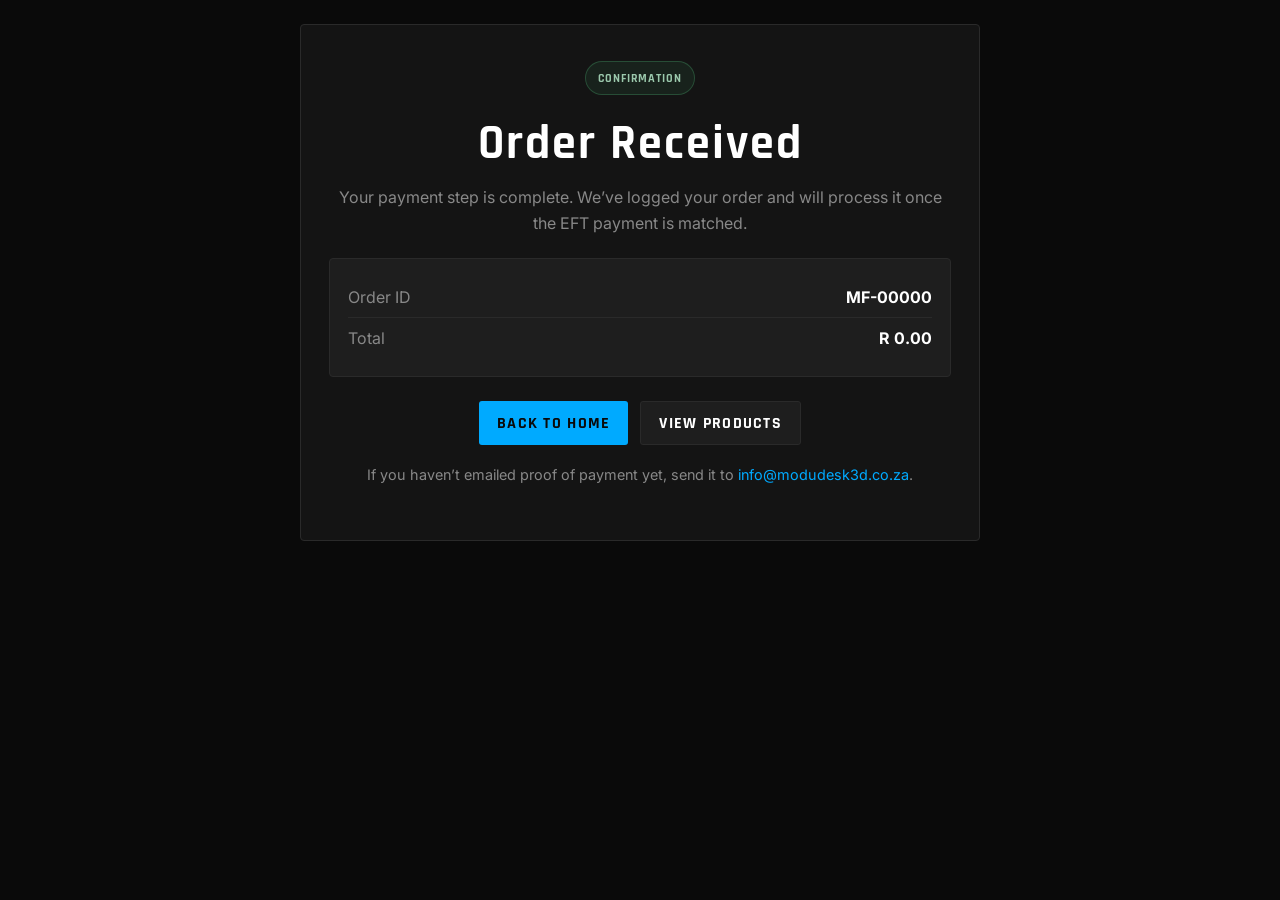
<file: confirmation.html>
<!DOCTYPE html>
<html lang="en">
<head>
  <meta charset="UTF-8" />
  <meta name="viewport" content="width=device-width, initial-scale=1.0" />
  <title>Order Confirmation - ModuForge 3D</title>
  <link rel="preconnect" href="https://fonts.googleapis.com" />
  <link rel="preconnect" href="https://fonts.gstatic.com" crossorigin />
  <link href="https://fonts.googleapis.com/css2?family=Rajdhani:wght@500;600;700&family=Inter:wght@300;400;500&display=swap" rel="stylesheet" />
  <style>
    * { box-sizing: border-box; }
    :root {
      --black: #0A0A0A;
      --card: #141414;
      --surface: #1E1E1E;
      --border: #2A2A2A;
      --grey: #888888;
      --light: #F0F0F0;
      --white: #FFFFFF;
      --blue: #00AAFF;
      --blue-glow: rgba(0,170,255,0.35);
      --green: #3F8F5E;
    }
    html, body { margin: 0; min-height: 100%; background: var(--black); color: var(--light); }
    body {
      font-family: 'Inter', sans-serif;
      display: grid;
      place-items: center;
      padding: 24px;
    }
    .wrap {
      width: min(680px, 100%);
      background: var(--card);
      border: 1px solid var(--border);
      border-radius: 4px;
      padding: 36px 28px;
      text-align: center;
    }
    .badge {
      display: inline-flex;
      align-items: center;
      justify-content: center;
      min-height: 34px;
      padding: 0 12px;
      border-radius: 999px;
      border: 1px solid rgba(63,143,94,0.4);
      background: rgba(63,143,94,0.12);
      color: #9BC8AC;
      font-family: 'Rajdhani', sans-serif;
      font-weight: 700;
      letter-spacing: 0.08em;
      text-transform: uppercase;
      font-size: 0.72rem;
    }
    h1 {
      margin: 18px 0 10px;
      font-family: 'Rajdhani', sans-serif;
      font-size: clamp(2rem, 5vw, 3rem);
      letter-spacing: 0.04em;
      color: var(--white);
    }
    p {
      margin: 0 0 18px;
      color: var(--grey);
      line-height: 1.6;
    }
    .order-box {
      margin: 22px 0;
      padding: 18px;
      background: var(--surface);
      border: 1px solid var(--border);
      border-radius: 4px;
      text-align: left;
    }
    .row {
      display: flex;
      justify-content: space-between;
      gap: 18px;
      padding: 10px 0;
      border-bottom: 1px solid var(--border);
    }
    .row:last-child { border-bottom: 0; }
    .row span:first-child { color: var(--grey); }
    .row strong { color: var(--white); }
    .amount {
      margin: 16px 0 0;
      font-family: 'Rajdhani', sans-serif;
      font-weight: 700;
      font-size: clamp(1.8rem, 4vw, 2.5rem);
      color: var(--blue);
    }
    .buttons {
      display: flex;
      gap: 12px;
      justify-content: center;
      flex-wrap: wrap;
      margin-top: 24px;
    }
    .btn {
      display: inline-flex;
      align-items: center;
      justify-content: center;
      min-height: 44px;
      padding: 0 18px;
      border-radius: 3px;
      text-decoration: none;
      font-family: 'Rajdhani', sans-serif;
      font-weight: 700;
      letter-spacing: 0.08em;
      text-transform: uppercase;
    }
    .btn-primary {
      background: var(--blue);
      color: var(--black);
    }
    .btn-primary:hover { box-shadow: 0 0 18px var(--blue-glow); }
    .btn-secondary {
      background: var(--surface);
      color: var(--white);
      border: 1px solid var(--border);
    }
    .btn-secondary:hover { border-color: var(--blue); }
    .small {
      margin-top: 18px;
      font-size: 0.9rem;
      color: var(--grey);
    }
    .small a { color: var(--blue); text-decoration: none; }
    .small a:hover { text-decoration: underline; }
  </style>
</head>
<body>
  <main class="wrap">
    <div class="badge">Confirmation</div>
    <h1>Order Received</h1>
    <p>Your payment step is complete. We’ve logged your order and will process it once the EFT payment is matched.</p>

    <div class="order-box">
      <div class="row">
        <span>Order ID</span>
        <strong id="confirmOrderId">MF-00000</strong>
      </div>
      <div class="row">
        <span>Total</span>
        <strong id="confirmTotal">R 0.00</strong>
      </div>
    </div>

    <div class="buttons">
      <a class="btn btn-primary" href="index.html">Back to Home</a>
      <a class="btn btn-secondary" href="product-detail.html">View Products</a>
    </div>

    <p class="small">If you haven’t emailed proof of payment yet, send it to <a href="mailto:info@modudesk3d.co.za">info@modudesk3d.co.za</a>.</p>
  </main>

  <script>
    function formatMoney(value) {
      return Number(value || 0).toLocaleString('en-ZA', { minimumFractionDigits: 2, maximumFractionDigits: 2 });
    }

    function readConfirmedOrder() {
      try {
        return JSON.parse(localStorage.getItem('moduforgeConfirmedOrder') || 'null')
          || JSON.parse(localStorage.getItem('moduforgePendingPaymentOrder') || 'null')
          || {};
      } catch (error) {
        return {};
      }
    }

    const order = readConfirmedOrder();
    document.getElementById('confirmOrderId').textContent = order.orderId || 'MF-00000';
    document.getElementById('confirmTotal').textContent = `R ${formatMoney(order.total)}`;
  </script>
</body>
</html>
</file>
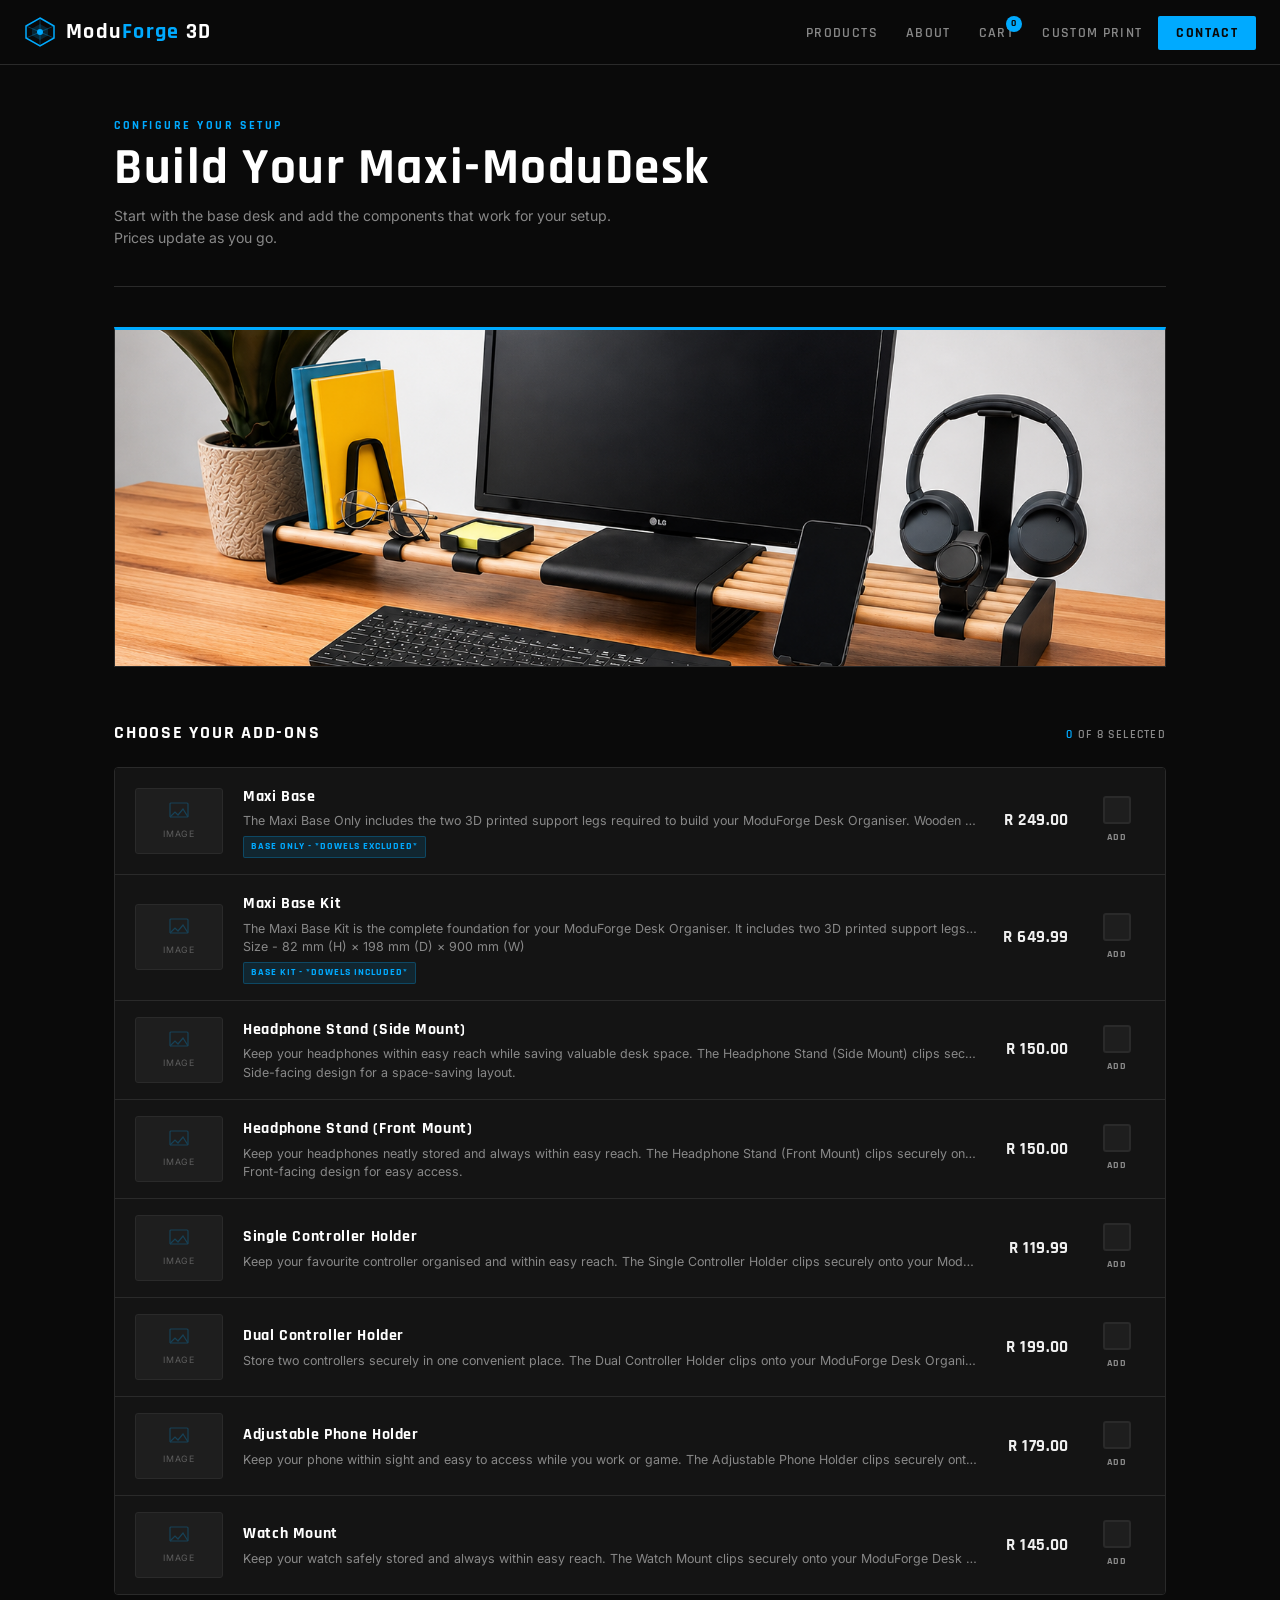
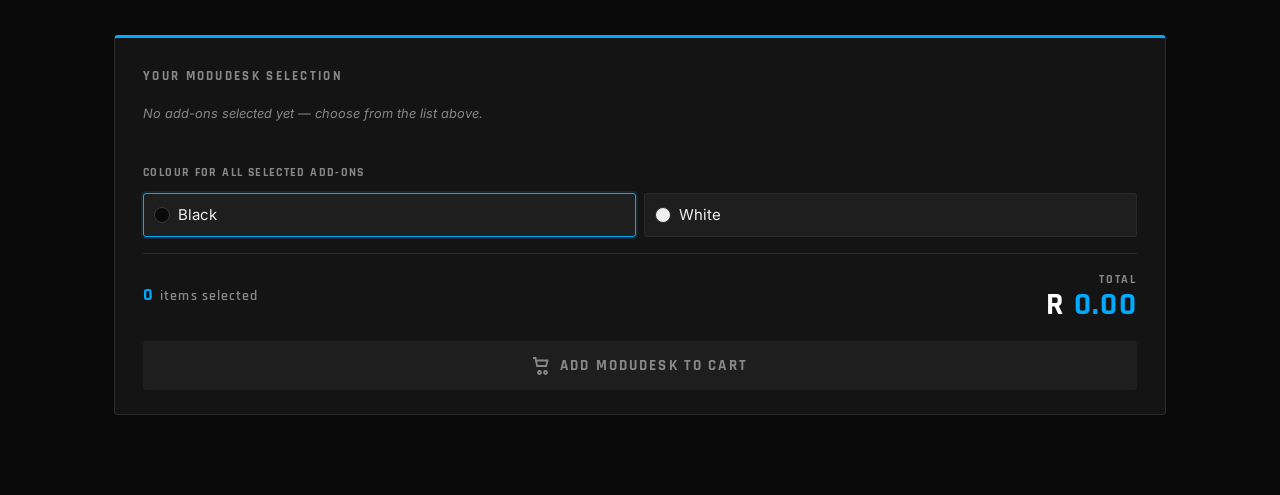
<file: modudesk-builder_maxi.html>
<!DOCTYPE html>
<html lang="en">
<head>
  <meta charset="UTF-8" />
  <meta name="viewport" content="width=device-width, initial-scale=1.0" />
  <title>Build Your Maxi-ModuDesk — ModuForge 3D</title>
  <link rel="preconnect" href="https://fonts.googleapis.com" />
  <link rel="preconnect" href="https://fonts.gstatic.com" crossorigin />
  <link href="https://fonts.googleapis.com/css2?family=Rajdhani:wght@400;500;600;700&family=Inter:wght@300;400;500&display=swap" rel="stylesheet" />
  <script src="cart-utils.js"></script>
<link rel="stylesheet" href="moduforge-styles.css" />
<style>
  .mf-builder-maxi nav {
    position: sticky;
    top: 0;
    z-index: 100;
    background: rgba(10,10,10,0.96);
    border-bottom: 1px solid var(--border);
    backdrop-filter: blur(12px);
    -webkit-backdrop-filter: blur(12px);
  }

  .mf-builder-maxi .nav-inner {
    max-width: 1280px;
    margin: 0 auto;
    padding: 0 24px;
    height: 64px;
    display: flex;
    align-items: center;
    justify-content: space-between;
    gap: 16px;
    position: relative;
  }

  .mf-builder-maxi .logo {
    display: flex;
    align-items: center;
    gap: 10px;
    text-decoration: none;
    flex-shrink: 0;
  }

  .mf-builder-maxi .logo-mark svg { display: block; }

  .mf-builder-maxi .logo-text {
    font-family: 'Rajdhani', sans-serif;
    font-weight: 700;
    font-size: 1.35rem;
    letter-spacing: 0.06em;
    color: var(--white);
    line-height: 1;
  }

  .mf-builder-maxi .logo-text span { color: var(--blue); }

  .mf-builder-maxi .nav-links {
    display: flex;
    align-items: center;
    gap: 4px;
    list-style: none;
  }

  .mf-builder-maxi .nav-links a {
    font-family: 'Rajdhani', sans-serif;
    font-weight: 600;
    font-size: 0.85rem;
    letter-spacing: 0.1em;
    text-transform: uppercase;
    color: var(--grey);
    text-decoration: none;
    padding: 6px 12px;
    border-radius: 3px;
    transition: color 0.2s, background 0.2s;
  }

  .mf-builder-maxi .nav-links a:hover { color: var(--white); background: var(--surface); }

  .mf-builder-maxi .btn-contact {
    background: var(--blue);
    color: var(--black) !important;
    padding: 8px 18px !important;
    border-radius: 2px !important;
    font-weight: 700 !important;
  }

  .mf-builder-maxi .btn-contact:hover {
    background: #33BBFF !important;
    box-shadow: 0 0 20px var(--blue-glow) !important;
  }

  .mf-builder-maxi .nav-cart { position: relative; }

  .mf-builder-maxi .cart-badge {
    position: absolute;
    top: -4px;
    right: 4px;
    width: 16px;
    height: 16px;
    background: var(--blue);
    border-radius: 50%;
    font-size: 0.6rem;
    font-weight: 700;
    color: var(--black);
    display: flex;
    align-items: center;
    justify-content: center;
    pointer-events: none;
  }

  .mf-builder-maxi .hamburger {
    display: none;
    flex-direction: column;
    gap: 5px;
    cursor: pointer;
    padding: 6px;
    border: none;
    background: none;
  }

  .mf-builder-maxi .hamburger span {
    display: block;
    width: 22px;
    height: 2px;
    background: var(--light);
  }

  @media (max-width: 768px) {
    .mf-builder-maxi .nav-links {
      display: none;
      flex-direction: column;
      position: absolute;
      top: 64px;
      left: 0;
      right: 0;
      background: rgba(10,10,10,0.98);
      border-bottom: 1px solid var(--border);
      padding: 16px 24px;
      gap: 4px;
    }

    .mf-builder-maxi .nav-links.open { display: flex; }
    .mf-builder-maxi .hamburger { display: flex; }
  }

  .mf-builder-maxi .base-warning-modal {
    position: fixed;
    inset: 0;
    display: none;
    align-items: center;
    justify-content: center;
    padding: 24px;
    background: rgba(0, 0, 0, 0.68);
    z-index: 300;
  }

  .mf-builder-maxi .base-warning-modal.show { display: flex; }

  .mf-builder-maxi .base-warning-panel {
    width: min(100%, 420px);
    background: var(--card-bg);
    border: 1px solid var(--border);
    border-radius: 4px;
    padding: 22px;
    box-shadow: 0 16px 48px rgba(0, 0, 0, 0.45);
  }

  .mf-builder-maxi .base-warning-title {
    font-family: 'Rajdhani', sans-serif;
    font-size: 1.2rem;
    font-weight: 700;
    letter-spacing: 0.03em;
    color: var(--white);
    margin-bottom: 10px;
  }

  .mf-builder-maxi .base-warning-text {
    color: var(--light);
    font-size: 0.95rem;
    line-height: 1.6;
    margin-bottom: 18px;
  }

  .mf-builder-maxi .base-warning-actions {
    display: flex;
    justify-content: flex-end;
    gap: 10px;
  }

  .mf-builder-maxi .base-warning-btn {
    border: 1px solid var(--border);
    background: var(--surface);
    color: var(--white);
    padding: 10px 16px;
    border-radius: 3px;
    font-family: 'Rajdhani', sans-serif;
    font-weight: 700;
    letter-spacing: 0.08em;
    text-transform: uppercase;
    cursor: pointer;
  }

  .mf-builder-maxi .base-warning-btn:hover {
    border-color: var(--blue);
  }

  .mf-builder-maxi .base-warning-btn.is-primary {
    background: var(--blue);
    color: var(--black);
    border-color: var(--blue);
  }

  .mf-builder-maxi .base-warning-btn.is-primary:hover {
    background: #33BBFF;
  }
</style>
</head>
<body class="mf-builder-maxi">

<!-- ── NAV ──────────────────────────────────────────── -->
<nav>
  <div class="nav-inner">
    <a href="index.html" class="logo" aria-label="ModuForge 3D home">
      <div class="logo-mark">
        <svg width="32" height="32" viewBox="0 0 32 32" fill="none" xmlns="http://www.w3.org/2000/svg">
          <polygon points="16,2 30,10 30,22 16,30 2,22 2,10" stroke="#00AAFF" stroke-width="1.5" fill="none"/>
          <polygon points="16,8 24,12.5 24,19.5 16,24 8,19.5 8,12.5" fill="#00AAFF" opacity="0.18"/>
          <line x1="16" y1="2" x2="16" y2="30" stroke="#00AAFF" stroke-width="0.75" opacity="0.4"/>
          <line x1="2" y1="10" x2="30" y2="22" stroke="#00AAFF" stroke-width="0.75" opacity="0.4"/>
          <line x1="30" y1="10" x2="2" y2="22" stroke="#00AAFF" stroke-width="0.75" opacity="0.4"/>
          <circle cx="16" cy="16" r="3" fill="#00AAFF"/>
        </svg>
      </div>
      <span class="logo-text">Modu<span>Forge</span> 3D</span>
    </a>

    <button class="hamburger" id="hamburger" aria-label="Open menu" aria-expanded="false">
      <span></span><span></span><span></span>
    </button>

    <ul class="nav-links" id="navLinks" role="navigation">
      <li><a href="index.html#products">Products</a></li>
      <li><a href="index.html#about">About</a></li>
      <li class="nav-cart"><a href="cart.html" aria-label="Cart">Cart<span class="cart-badge">0</span></a></li>
      <li><a href="modudesk-builder.html">Custom Print</a></li>
      <li><a href="index.html#contact" class="btn-contact">Contact</a></li>
    </ul>
  </div>
</nav>

<!-- ── PAGE ─────────────────────────────────────────── -->
<div class="page">

  <!-- Heading -->
  <div class="page-header">
    <p class="eyebrow">Configure Your Setup</p>
    <h1 class="page-title">Build Your Maxi-ModuDesk</h1>
    <p class="page-sub">Start with the base desk and add the components that work for your setup. Prices update as you go.</p>
  </div>

  <!-- Hero image -->
  <div class="hero-image-wrap">
    <!-- Replace this div with: <img src="your-desk-image.jpg" alt="ModuDesk complete setup" /> -->
    <div class="hero-placeholder">
      <svg width="64" height="64" viewBox="0 0 64 64" fill="none" stroke="currentColor" stroke-width="1.2">
        <rect x="8" y="8" width="48" height="36" rx="2"/>
        <circle cx="24" cy="26" r="7"/>
        <path d="M8 44l14-14 8 8 12-14 14 20"/>
      </svg>
      <p><img src="images/office_maxi_2.png" alt=""></p>
    </div>
    <div class="hero-corner tl"></div>
    <div class="hero-corner tr"></div>
    <div class="hero-corner bl"></div>
    <div class="hero-corner br"></div>
  </div>

  <!-- Add-ons list -->
  <div class="addons-heading">
    <h2>Choose Your Add-Ons</h2>
    <div class="addons-count"><span id="selectedCount">0</span> of 8 selected</div>
  </div>

  <div class="addon-list" id="addonList">

    <!-- Row template:
         - Set data-price to the item's price in cents (e.g. 34900 = R349)
         - Replace the img-placeholder div with <img src="..." alt="..." />
    -->

    <div class="addon-row" data-id="1" data-price="34900" data-group="base-choice">
      <div class="addon-img">
        <div class="addon-img-placeholder">
          <svg width="22" height="22" viewBox="0 0 22 22" fill="none" stroke="currentColor" stroke-width="1.2"><rect x="2" y="2" width="18" height="14" rx="1"/><path d="M2 16l5-5 3 3 5-6 5 8"/></svg>
          <span>Image</span>
        </div>
      </div>
      <div class="addon-info">
        <div class="addon-name">Maxi Base</div>
        <div class="addon-desc">The Maxi Base Only includes the two 3D printed support legs required to build your ModuForge Desk Organiser. Wooden dowels are not included, allowing you to purchase your own 19 mm dowels locally and cut them to your preferred length for a fully customised setup.</div>
        <div class="addon-badge">Base Only - *Dowels Excluded*</div>
      </div>
      <div class="addon-price">R 249.00</div>
      <div class="addon-check-wrap">
        <label class="custom-checkbox" aria-label="Add Maxi Base">
          <input type="checkbox" class="addon-checkbox" />
          <div class="check-box">
            <div class="check-fill"></div>
            <svg width="14" height="14" viewBox="0 0 14 14" fill="none" stroke="currentColor" stroke-width="2.5"><polyline points="2,7 6,11 12,3"/></svg>
          </div>
        </label>
        <span class="check-label">Add</span>
      </div>
      <div class="added-pill">Added ✓</div>
    </div>

    <div class="addon-row" data-id="2" data-price="24900" data-group="base-choice">
      <div class="addon-img">
        <div class="addon-img-placeholder">
          <svg width="22" height="22" viewBox="0 0 22 22" fill="none" stroke="currentColor" stroke-width="1.2"><rect x="2" y="2" width="18" height="14" rx="1"/><path d="M2 16l5-5 3 3 5-6 5 8"/></svg>
          <span>Image</span>
        </div>
      </div>
      <div class="addon-info">
        <div class="addon-name">Maxi Base Kit</div>
        <div class="addon-desc">The Maxi Base Kit is the complete foundation for your ModuForge Desk Organiser. It includes two 3D printed support legs and 19 mm wooden dowels, giving you everything you need to create a sturdy, modular workspace ready for all compatible ModuForge accessories.
        <br>
        Size - 82 mm (H) × 198 mm (D) × 900 mm (W)</div>
        <div class="addon-badge">Base Kit - *Dowels Included*</div>
      </div>
      <div class="addon-price">R 649.99</div>
      <div class="addon-check-wrap">
        <label class="custom-checkbox" aria-label="Add Maxi Base Kit">
          <input type="checkbox" class="addon-checkbox" />
          <div class="check-box">
            <div class="check-fill"></div>
            <svg width="14" height="14" viewBox="0 0 14 14" fill="none" stroke="currentColor" stroke-width="2.5"><polyline points="2,7 6,11 12,3"/></svg>
          </div>
        </label>
        <span class="check-label">Add</span>
      </div>
      <div class="added-pill">Added ✓</div>
    </div>

    <div class="addon-row" data-id="3" data-price="17900">
      <div class="addon-img">
        <div class="addon-img-placeholder">
          <svg width="22" height="22" viewBox="0 0 22 22" fill="none" stroke="currentColor" stroke-width="1.2"><rect x="2" y="2" width="18" height="14" rx="1"/><path d="M2 16l5-5 3 3 5-6 5 8"/></svg>
          <span>Image</span>
        </div>
      </div>
      <div class="addon-info">
        <div class="addon-name">Headphone Stand (Side Mount)</div>
        <div class="addon-desc">Keep your headphones within easy reach while saving valuable desk space. The Headphone Stand (Side Mount) clips securely onto your ModuForge Desk Organiser, storing your headphones in a side-facing position for a clean, compact setup.
          <br>
          Side-facing design for a space-saving layout.
        </div>
      </div>
      <div class="addon-price">R 150.00</div>
      <div class="addon-check-wrap">
        <label class="custom-checkbox" aria-label="Add Headphone Stand (Side Mount)">
          <input type="checkbox" class="addon-checkbox" />
          <div class="check-box">
            <div class="check-fill"></div>
            <svg width="14" height="14" viewBox="0 0 14 14" fill="none" stroke="currentColor" stroke-width="2.5"><polyline points="2,7 6,11 12,3"/></svg>
          </div>
        </label>
        <span class="check-label">Add</span>
      </div>
      <div class="added-pill">Added ✓</div>
    </div>

    <div class="addon-row" data-id="4" data-price="8900">
      <div class="addon-img">
        <div class="addon-img-placeholder">
          <svg width="22" height="22" viewBox="0 0 22 22" fill="none" stroke="currentColor" stroke-width="1.2"><rect x="2" y="2" width="18" height="14" rx="1"/><path d="M2 16l5-5 3 3 5-6 5 8"/></svg>
          <span>Image</span>
        </div>
      </div>
      <div class="addon-info">
        <div class="addon-name">Headphone Stand (Front Mount)</div>
        <div class="addon-desc">Keep your headphones neatly stored and always within easy reach. The Headphone Stand (Front Mount) clips securely onto your ModuForge Desk Organiser, storing your headphones in a front-facing position for quick access while keeping your workspace clean and organised.
          <br>
        Front-facing design for easy access.</div>
      </div>
      <div class="addon-price">R 150.00</div>
      <div class="addon-check-wrap">
        <label class="custom-checkbox" aria-label="Add Headphone Stand (Front Mount)">
          <input type="checkbox" class="addon-checkbox" />
          <div class="check-box">
            <div class="check-fill"></div>
            <svg width="14" height="14" viewBox="0 0 14 14" fill="none" stroke="currentColor" stroke-width="2.5"><polyline points="2,7 6,11 12,3"/></svg>
          </div>
        </label>
        <span class="check-label">Add</span>
      </div>
      <div class="added-pill">Added ✓</div>
    </div>

    <div class="addon-row" data-id="5" data-price="45900">
      <div class="addon-img">
        <div class="addon-img-placeholder">
          <svg width="22" height="22" viewBox="0 0 22 22" fill="none" stroke="currentColor" stroke-width="1.2"><rect x="2" y="2" width="18" height="14" rx="1"/><path d="M2 16l5-5 3 3 5-6 5 8"/></svg>
          <span>Image</span>
        </div>
      </div>
      <div class="addon-info">
        <div class="addon-name">Single Controller Holder</div>
        <div class="addon-desc">Keep your favourite controller organised and within easy reach. The Single Controller Holder clips securely onto your ModuForge Desk Organiser and is compatible with PlayStation, Xbox, and most other console controllers, helping keep your gaming setup clean and clutter-free.</div>
      </div>
      <div class="addon-price">R 119.99</div>
      <div class="addon-check-wrap">
        <label class="custom-checkbox" aria-label="Add Single Controller Holder">
          <input type="checkbox" class="addon-checkbox" />
          <div class="check-box">
            <div class="check-fill"></div>
            <svg width="14" height="14" viewBox="0 0 14 14" fill="none" stroke="currentColor" stroke-width="2.5"><polyline points="2,7 6,11 12,3"/></svg>
          </div>
        </label>
        <span class="check-label">Add</span>
      </div>
      <div class="added-pill">Added ✓</div>
    </div>

    <div class="addon-row" data-id="6" data-price="12900">
      <div class="addon-img">
        <div class="addon-img-placeholder">
          <svg width="22" height="22" viewBox="0 0 22 22" fill="none" stroke="currentColor" stroke-width="1.2"><rect x="2" y="2" width="18" height="14" rx="1"/><path d="M2 16l5-5 3 3 5-6 5 8"/></svg>
          <span>Image</span>
        </div>
      </div>
      <div class="addon-info">
        <div class="addon-name">Dual Controller Holder</div>
        <div class="addon-desc">Store two controllers securely in one convenient place. The Dual Controller Holder clips onto your ModuForge Desk Organiser and is compatible with PlayStation, Xbox, and most other console controllers, keeping your gaming setup organised while protecting your controllers from unnecessary wear..</div>
      </div>
      <div class="addon-price">R 199.00</div>
      <div class="addon-check-wrap">
        <label class="custom-checkbox" aria-label="Add Dual Controller Holder">
          <input type="checkbox" class="addon-checkbox" />
          <div class="check-box">
            <div class="check-fill"></div>
            <svg width="14" height="14" viewBox="0 0 14 14" fill="none" stroke="currentColor" stroke-width="2.5"><polyline points="2,7 6,11 12,3"/></svg>
          </div>
        </label>
        <span class="check-label">Add</span>
      </div>
      <div class="added-pill">Added ✓</div>
    </div>

    <div class="addon-row" data-id="7" data-price="19900">
      <div class="addon-img">
        <div class="addon-img-placeholder">
          <svg width="22" height="22" viewBox="0 0 22 22" fill="none" stroke="currentColor" stroke-width="1.2"><rect x="2" y="2" width="18" height="14" rx="1"/><path d="M2 16l5-5 3 3 5-6 5 8"/></svg>
          <span>Image</span>
        </div>
      </div>
      <div class="addon-info">
        <div class="addon-name">Adjustable Phone Holder</div>
        <div class="addon-desc">Keep your phone within sight and easy to access while you work or game. The Adjustable Phone Holder clips securely onto your ModuForge Desk Organiser and allows you to position your phone in either portrait or landscape orientation, with adjustable height and viewing angle for the perfect setup.</div>
      </div>
      <div class="addon-price">R 179.00</div>
      <div class="addon-check-wrap">
        <label class="custom-checkbox" aria-label="Add Adjustable Phone Holder">
          <input type="checkbox" class="addon-checkbox" />
          <div class="check-box">
            <div class="check-fill"></div>
            <svg width="14" height="14" viewBox="0 0 14 14" fill="none" stroke="currentColor" stroke-width="2.5"><polyline points="2,7 6,11 12,3"/></svg>
          </div>
        </label>
        <span class="check-label">Add</span>
      </div>
      <div class="added-pill">Added ✓</div>
    </div>

    <div class="addon-row" data-id="8" data-price="15900">
      <div class="addon-img">
        <div class="addon-img-placeholder">
          <svg width="22" height="22" viewBox="0 0 22 22" fill="none" stroke="currentColor" stroke-width="1.2"><rect x="2" y="2" width="18" height="14" rx="1"/><path d="M2 16l5-5 3 3 5-6 5 8"/></svg>
          <span>Image</span>
        </div>
      </div>
      <div class="addon-info">
        <div class="addon-name">Watch Mount</div>
        <div class="addon-desc">Keep your watch safely stored and always within easy reach. The Watch Mount clips securely onto your ModuForge Desk Organiser, providing a dedicated place to display and protect your smartwatch or wristwatch while keeping your workspace clean and organised.</div>
      </div>
      <div class="addon-price">R 145.00</div>
      <div class="addon-check-wrap">
        <label class="custom-checkbox" aria-label="Add Watch Mount">
          <input type="checkbox" class="addon-checkbox" />
          <div class="check-box">
            <div class="check-fill"></div>
            <svg width="14" height="14" viewBox="0 0 14 14" fill="none" stroke="currentColor" stroke-width="2.5"><polyline points="2,7 6,11 12,3"/></svg>
          </div>
        </label>
        <span class="check-label">Add</span>
      </div>
      <div class="added-pill">Added ✓</div>
    </div>

  </div>

  <!-- Tally -->
  <div class="tally-card">
    <div class="tally-title">Your ModuDesk Selection</div>

    <div class="tally-lines" id="tallyLines">
      <div class="tally-empty" id="tallyEmpty">No add-ons selected yet — choose from the list above.</div>
    </div>

    <div class="builder-colour-block">
      <div class="builder-colour-label">Colour for all selected add-ons</div>
      <div class="builder-colour-options">
        <label class="builder-colour-option">
          <input type="radio" name="buildColour" value="Black" checked />
          <span class="builder-colour-swatch swatch-black"></span>
          <span>Black</span>
        </label>
        <label class="builder-colour-option">
          <input type="radio" name="buildColour" value="White" />
          <span class="builder-colour-swatch swatch-white"></span>
          <span>White</span>
        </label>
      </div>
    </div>

    <div class="tally-divider"></div>

    <div class="tally-summary">
      <div class="tally-count"><strong id="tallyCount">0</strong> item<span id="tallyPlural">s</span> selected</div>
      <div class="tally-right">
        <div class="tally-total-label">Total</div>
        <div class="tally-total-amount">R <span id="tallyTotal">0</span></div>
      </div>
    </div>

    <button class="btn-cart" id="cartBtn" disabled>
      <svg width="18" height="18" viewBox="0 0 18 18" fill="none" stroke="currentColor" stroke-width="1.8">
        <path d="M1 1h2.5l1.6 8h9l1.4-5.5H5"/>
        <circle cx="7.5" cy="15.5" r="1.5"/>
        <circle cx="13.5" cy="15.5" r="1.5"/>
      </svg>
      Add ModuDesk to Cart
    </button>
  </div>

</div>

<div class="base-warning-modal" id="baseWarningModal" aria-hidden="true">
  <div class="base-warning-panel" role="dialog" aria-modal="true" aria-labelledby="baseWarningTitle">
    <div class="base-warning-title" id="baseWarningTitle">Important</div>
    <div class="base-warning-text" id="baseWarningText"></div>
    <div class="base-warning-actions">
      <button type="button" class="base-warning-btn" id="baseWarningCancel">Cancel</button>
      <button type="button" class="base-warning-btn is-primary" id="baseWarningConfirm">Got it</button>
    </div>
  </div>
</div>

<script>
  const hamburger = document.getElementById('hamburger');
  const navLinks = document.getElementById('navLinks');

  hamburger.addEventListener('click', () => {
    const open = navLinks.classList.toggle('open');
    hamburger.setAttribute('aria-expanded', open);
  });

  navLinks.querySelectorAll('a').forEach(a => {
    a.addEventListener('click', () => {
      navLinks.classList.remove('open');
      hamburger.setAttribute('aria-expanded', false);
    });
  });

  ModuForgeCart.updateBadges();

  const rows       = document.querySelectorAll('.addon-row');
  const tallyLines = document.getElementById('tallyLines');
  const tallyEmpty = document.getElementById('tallyEmpty');
  const tallyCount = document.getElementById('tallyCount');
  const tallyPlural= document.getElementById('tallyPlural');
  const tallyTotal = document.getElementById('tallyTotal');
  const cartBtn    = document.getElementById('cartBtn');
  const selCount   = document.getElementById('selectedCount');
  const baseWarningModal = document.getElementById('baseWarningModal');
  const baseWarningText = document.getElementById('baseWarningText');
  const baseWarningCancel = document.getElementById('baseWarningCancel');
  const baseWarningConfirm = document.getElementById('baseWarningConfirm');
  const builderLabel = 'Maxi';
  let baseWarningAcknowledged = false;
  let pendingAddToCart = null;

  // Store {id: {name, price, el}}
  const items = {};
  function parseMoneyToCents(value) {
    const normalized = String(value || '')
      .replace(/[^0-9.,-]/g, '')
      .replace(',', '.');
    const amount = Number.parseFloat(normalized);
    return Number.isFinite(amount) ? Math.round(amount * 100) : 0;
  }

  rows.forEach(row => {
    const id    = row.dataset.id;
    const name  = row.querySelector('.addon-name').textContent.trim();
    const priceText = row.querySelector('.addon-price')?.textContent || row.dataset.price || '0';
    const price = parseMoneyToCents(priceText) || parseInt(row.dataset.price, 10) || 0;
    const checkbox = row.querySelector('.addon-checkbox');
    items[id]   = { name, price, row, checkbox };
  });

  function formatPrice(cents) {
    return (Math.round(cents) / 100).toLocaleString('en-ZA', { minimumFractionDigits: 2, maximumFractionDigits: 2 });
  }

  function showBaseWarning(onConfirm) {
    pendingAddToCart = onConfirm;
    baseWarningText.textContent = `The ${builderLabel} Base does not include 19mm dowels. You will need to purchase your own 19mm dowels separately before assembly.`;
    baseWarningModal.classList.add('show');
    baseWarningModal.setAttribute('aria-hidden', 'false');
  }

  function hideBaseWarning() {
    baseWarningModal.classList.remove('show');
    baseWarningModal.setAttribute('aria-hidden', 'true');
    pendingAddToCart = null;
  }

  function selectedRequiresDowelWarning(selected) {
    return selected.some(item => String(item.row.dataset.id) === '1');
  }

  function addSelectedToCart() {
    const selected = Object.values(items).filter(i => i.checked);
    const total = selected.reduce((sum, item) => sum + item.price, 0) / 100;
    const buildColour = document.querySelector('input[name="buildColour"]:checked')?.value || 'Black';

    ModuForgeCart.addBundle({
      bundleId: 'modudesk-maxi',
      name: 'Maxi-ModuDesk Custom Build',
      image: 'images/gaming_1.png',
      colour: buildColour,
      price: total,
      components: selected.map(item => ({
        id: item.row.dataset.id,
        name: item.name,
        price: item.price / 100
      }))
    });
    cartBtn.textContent = `✓  ${selected.length} item${selected.length !== 1 ? 's' : ''} added to cart!`;
    cartBtn.style.background = '#1a6a2a';
    cartBtn.style.boxShadow  = 'none';
    setTimeout(() => {
      cartBtn.innerHTML = `<svg width="18" height="18" viewBox="0 0 18 18" fill="none" stroke="currentColor" stroke-width="1.8"><path d="M1 1h2.5l1.6 8h9l1.4-5.5H5"/><circle cx="7.5" cy="15.5" r="1.5"/><circle cx="13.5" cy="15.5" r="1.5"/></svg> Add ModuDesk to Cart`;
      cartBtn.style.background = '';
      cartBtn.style.boxShadow  = '';
    }, 2800);
  }

  function updateTally() {
    const selected = Object.values(items).filter(i => i.checked);
    const count    = selected.length;
    const total    = selected.reduce((s, i) => s + i.price, 0);

    // Update counter in heading
    selCount.textContent = count;

    // Tally lines
    // Remove old lines (not the empty message)
    tallyLines.querySelectorAll('.tally-line').forEach(l => l.remove());

    if (count === 0) {
      tallyEmpty.style.display = '';
    } else {
      tallyEmpty.style.display = 'none';
      selected.forEach(item => {
        const line = document.createElement('div');
        line.className = 'tally-line';
        line.innerHTML = `<span class="tl-name">${item.name}</span><span class="tl-price">R ${formatPrice(item.price)}</span>`;
        tallyLines.appendChild(line);
      });
    }

    tallyCount.textContent  = count;
    tallyPlural.textContent = count === 1 ? '' : 's';
    tallyTotal.textContent  = formatPrice(total);
    cartBtn.disabled        = count === 0;
  }

  // Wire up checkboxes
  rows.forEach(row => {
    const checkbox = row.querySelector('.addon-checkbox');
    const id = row.dataset.id;

    checkbox.addEventListener('change', () => {
      const checked = checkbox.checked;
      items[id].checked = checked;
      row.classList.toggle('is-added', checked);

      if (checked && row.dataset.group) {
        rows.forEach(otherRow => {
          if (otherRow === row || otherRow.dataset.group !== row.dataset.group) return;

          const otherId = otherRow.dataset.id;
          const otherCheckbox = items[otherId]?.checkbox;
          if (otherCheckbox) otherCheckbox.checked = false;
          if (items[otherId]) items[otherId].checked = false;
          otherRow.classList.remove('is-added');
        });
      }

      updateTally();
    });
  });

  // Cart button
  cartBtn.addEventListener('click', () => {
    const selected = Object.values(items).filter(i => i.checked);
    if (selected.length === 0) return;

    if (!baseWarningAcknowledged && selectedRequiresDowelWarning(selected)) {
      showBaseWarning(() => {
        baseWarningAcknowledged = true;
        addSelectedToCart();
      });
      return;
    }

    addSelectedToCart();
  });

  baseWarningCancel.addEventListener('click', hideBaseWarning);
  baseWarningConfirm.addEventListener('click', () => {
    const confirmAction = pendingAddToCart;
    hideBaseWarning();
    if (typeof confirmAction === 'function') confirmAction();
  });
  baseWarningModal.addEventListener('click', event => {
    if (event.target === baseWarningModal) hideBaseWarning();
  });
  document.addEventListener('keydown', event => {
    if (event.key === 'Escape' && baseWarningModal.classList.contains('show')) {
      hideBaseWarning();
    }
  });

  updateTally();
</script>
</body>
</html>
</file>
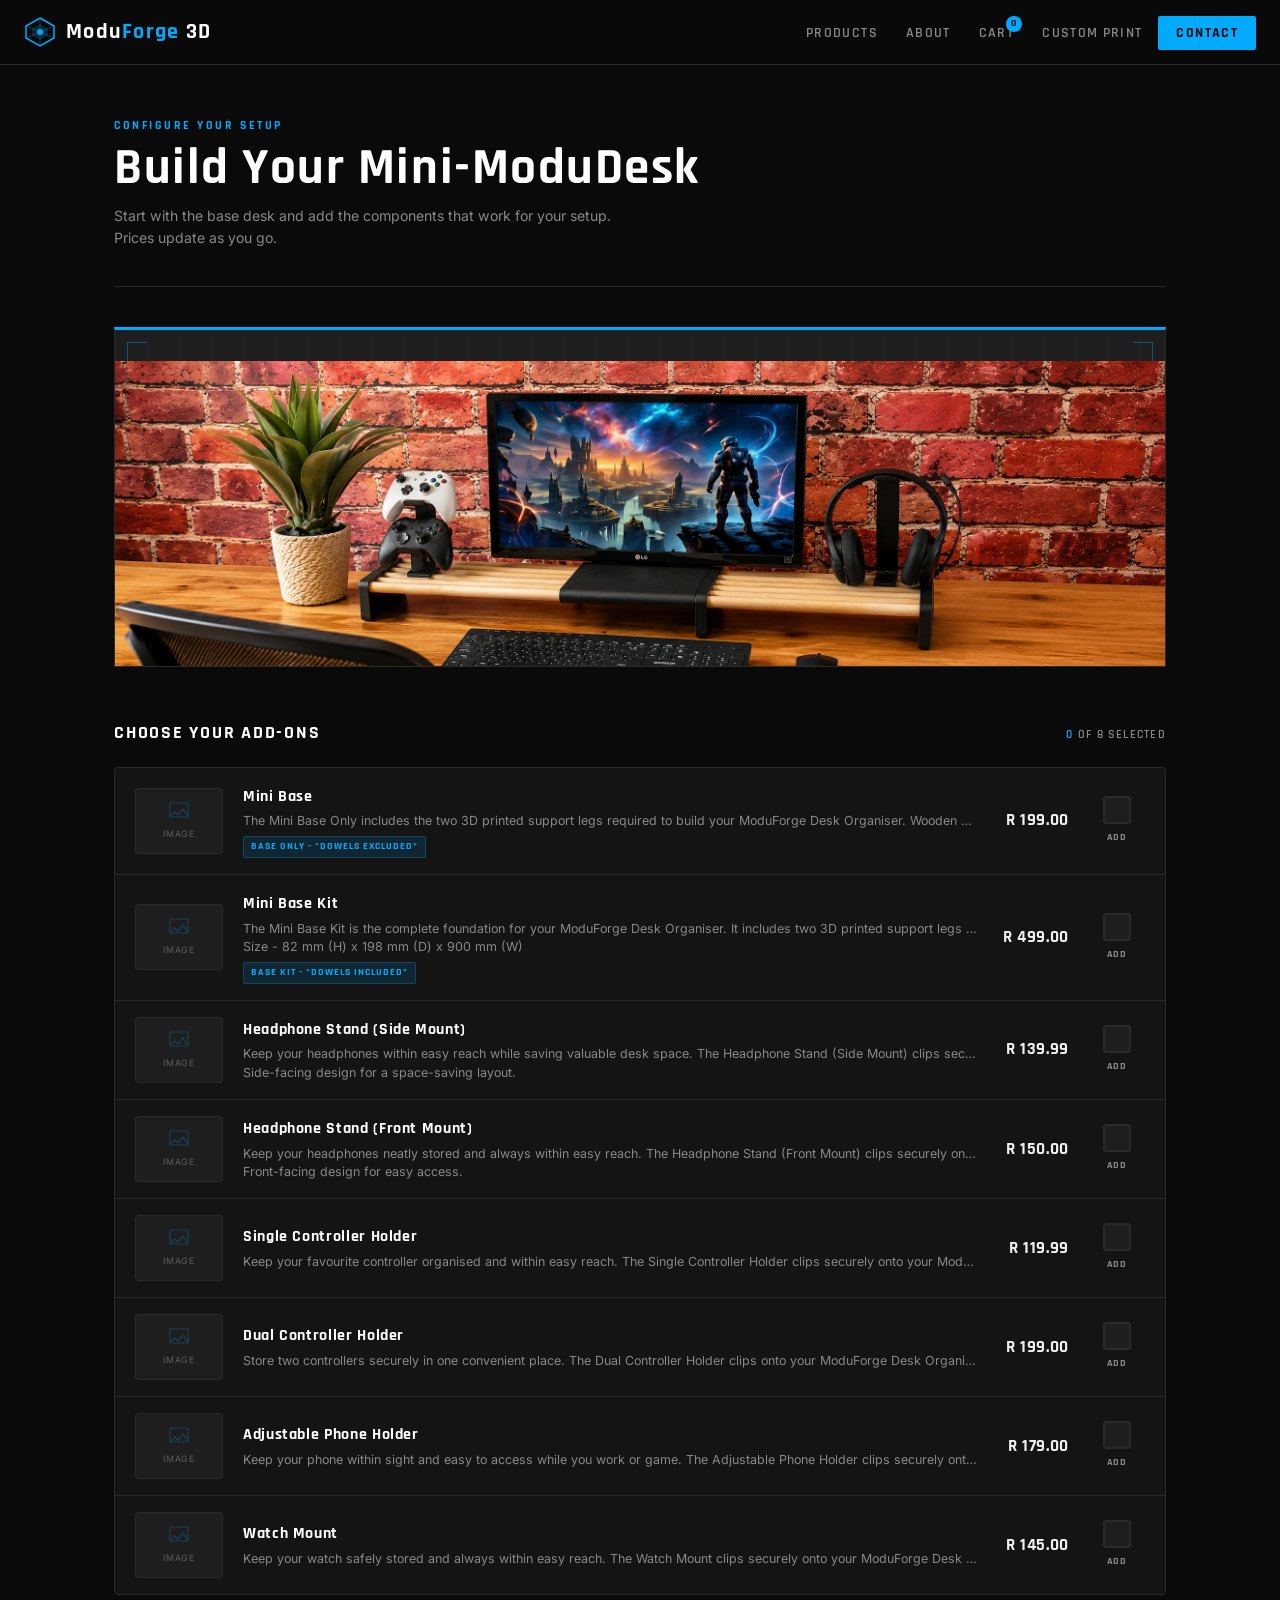
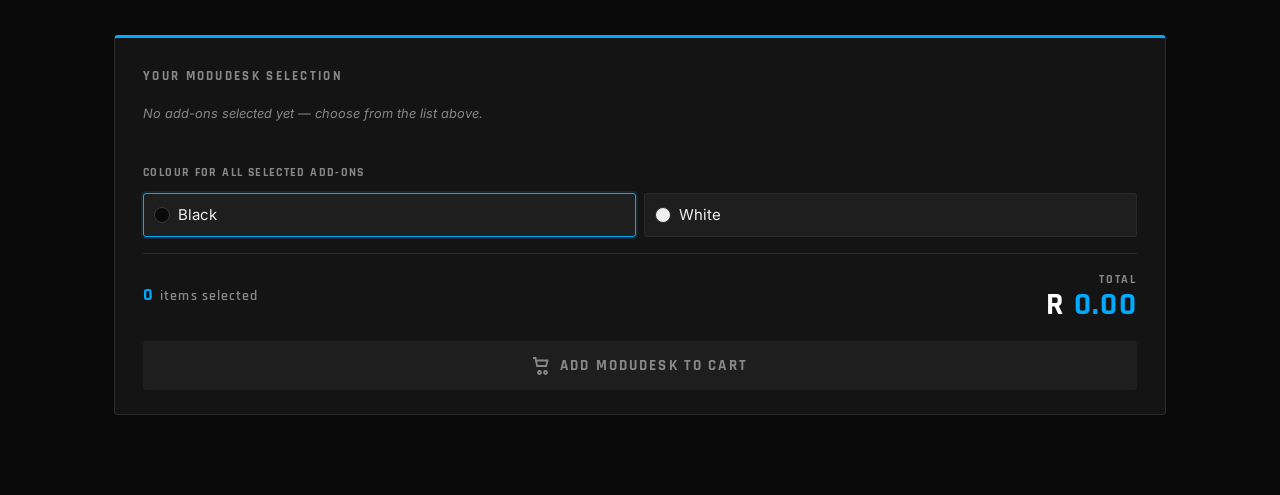
<file: modudesk-builder_mini.html>
<!DOCTYPE html>
<html lang="en">
<head>
  <meta charset="UTF-8" />
  <meta name="viewport" content="width=device-width, initial-scale=1.0" />
  <title>Build Your Mini-ModuDesk — ModuForge 3D</title>
  <link rel="preconnect" href="https://fonts.googleapis.com" />
  <link rel="preconnect" href="https://fonts.gstatic.com" crossorigin />
  <link href="https://fonts.googleapis.com/css2?family=Rajdhani:wght@400;500;600;700&family=Inter:wght@300;400;500&display=swap" rel="stylesheet" />
  <script src="cart-utils.js"></script>
<link rel="stylesheet" href="moduforge-styles.css" />
<style>
  .mf-builder-mini nav {
    position: sticky;
    top: 0;
    z-index: 100;
    background: rgba(10,10,10,0.96);
    border-bottom: 1px solid var(--border);
    backdrop-filter: blur(12px);
    -webkit-backdrop-filter: blur(12px);
  }

  .mf-builder-mini .nav-inner {
    max-width: 1280px;
    margin: 0 auto;
    padding: 0 24px;
    height: 64px;
    display: flex;
    align-items: center;
    justify-content: space-between;
    gap: 16px;
    position: relative;
  }

  .mf-builder-mini .logo {
    display: flex;
    align-items: center;
    gap: 10px;
    text-decoration: none;
    flex-shrink: 0;
  }

  .mf-builder-mini .logo-mark svg { display: block; }

  .mf-builder-mini .logo-text {
    font-family: 'Rajdhani', sans-serif;
    font-weight: 700;
    font-size: 1.35rem;
    letter-spacing: 0.06em;
    color: var(--white);
    line-height: 1;
  }

  .mf-builder-mini .logo-text span { color: var(--blue); }

  .mf-builder-mini .nav-links {
    display: flex;
    align-items: center;
    gap: 4px;
    list-style: none;
  }

  .mf-builder-mini .nav-links a {
    font-family: 'Rajdhani', sans-serif;
    font-weight: 600;
    font-size: 0.85rem;
    letter-spacing: 0.1em;
    text-transform: uppercase;
    color: var(--grey);
    text-decoration: none;
    padding: 6px 12px;
    border-radius: 3px;
    transition: color 0.2s, background 0.2s;
  }

  .mf-builder-mini .nav-links a:hover { color: var(--white); background: var(--surface); }

  .mf-builder-mini .btn-contact {
    background: var(--blue);
    color: var(--black) !important;
    padding: 8px 18px !important;
    border-radius: 2px !important;
    font-weight: 700 !important;
  }

  .mf-builder-mini .btn-contact:hover {
    background: #33BBFF !important;
    box-shadow: 0 0 20px var(--blue-glow) !important;
  }

  .mf-builder-mini .nav-cart { position: relative; }

  .mf-builder-mini .cart-badge {
    position: absolute;
    top: -4px;
    right: 4px;
    width: 16px;
    height: 16px;
    background: var(--blue);
    border-radius: 50%;
    font-size: 0.6rem;
    font-weight: 700;
    color: var(--black);
    display: flex;
    align-items: center;
    justify-content: center;
    pointer-events: none;
  }

  .mf-builder-mini .hamburger {
    display: none;
    flex-direction: column;
    gap: 5px;
    cursor: pointer;
    padding: 6px;
    border: none;
    background: none;
  }

  .mf-builder-mini .hamburger span {
    display: block;
    width: 22px;
    height: 2px;
    background: var(--light);
  }

  @media (max-width: 768px) {
    .mf-builder-mini .nav-links {
      display: none;
      flex-direction: column;
      position: absolute;
      top: 64px;
      left: 0;
      right: 0;
      background: rgba(10,10,10,0.98);
      border-bottom: 1px solid var(--border);
      padding: 16px 24px;
      gap: 4px;
    }

    .mf-builder-mini .nav-links.open { display: flex; }
    .mf-builder-mini .hamburger { display: flex; }
  }

  .mf-builder-mini .base-warning-modal {
    position: fixed;
    inset: 0;
    display: none;
    align-items: center;
    justify-content: center;
    padding: 24px;
    background: rgba(0, 0, 0, 0.68);
    z-index: 300;
  }

  .mf-builder-mini .base-warning-modal.show { display: flex; }

  .mf-builder-mini .base-warning-panel {
    width: min(100%, 420px);
    background: var(--card-bg);
    border: 1px solid var(--border);
    border-radius: 4px;
    padding: 22px;
    box-shadow: 0 16px 48px rgba(0, 0, 0, 0.45);
  }

  .mf-builder-mini .base-warning-title {
    font-family: 'Rajdhani', sans-serif;
    font-size: 1.2rem;
    font-weight: 700;
    letter-spacing: 0.03em;
    color: var(--white);
    margin-bottom: 10px;
  }

  .mf-builder-mini .base-warning-text {
    color: var(--light);
    font-size: 0.95rem;
    line-height: 1.6;
    margin-bottom: 18px;
  }

  .mf-builder-mini .base-warning-actions {
    display: flex;
    justify-content: flex-end;
    gap: 10px;
  }

  .mf-builder-mini .base-warning-btn {
    border: 1px solid var(--border);
    background: var(--surface);
    color: var(--white);
    padding: 10px 16px;
    border-radius: 3px;
    font-family: 'Rajdhani', sans-serif;
    font-weight: 700;
    letter-spacing: 0.08em;
    text-transform: uppercase;
    cursor: pointer;
  }

  .mf-builder-mini .base-warning-btn:hover {
    border-color: var(--blue);
  }

  .mf-builder-mini .base-warning-btn.is-primary {
    background: var(--blue);
    color: var(--black);
    border-color: var(--blue);
  }

  .mf-builder-mini .base-warning-btn.is-primary:hover {
    background: #33BBFF;
  }
</style>
</head>
<body class="mf-builder-mini">

<!-- ── NAV ──────────────────────────────────────────── -->
<nav>
  <div class="nav-inner">
    <a href="index.html" class="logo" aria-label="ModuForge 3D home">
      <div class="logo-mark">
        <svg width="32" height="32" viewBox="0 0 32 32" fill="none" xmlns="http://www.w3.org/2000/svg">
          <polygon points="16,2 30,10 30,22 16,30 2,22 2,10" stroke="#00AAFF" stroke-width="1.5" fill="none"/>
          <polygon points="16,8 24,12.5 24,19.5 16,24 8,19.5 8,12.5" fill="#00AAFF" opacity="0.18"/>
          <line x1="16" y1="2" x2="16" y2="30" stroke="#00AAFF" stroke-width="0.75" opacity="0.4"/>
          <line x1="2" y1="10" x2="30" y2="22" stroke="#00AAFF" stroke-width="0.75" opacity="0.4"/>
          <line x1="30" y1="10" x2="2" y2="22" stroke="#00AAFF" stroke-width="0.75" opacity="0.4"/>
          <circle cx="16" cy="16" r="3" fill="#00AAFF"/>
        </svg>
      </div>
      <span class="logo-text">Modu<span>Forge</span> 3D</span>
    </a>

    <button class="hamburger" id="hamburger" aria-label="Open menu" aria-expanded="false">
      <span></span><span></span><span></span>
    </button>

    <ul class="nav-links" id="navLinks" role="navigation">
      <li><a href="index.html#products">Products</a></li>
      <li><a href="index.html#about">About</a></li>
      <li class="nav-cart"><a href="cart.html" aria-label="Cart">Cart<span class="cart-badge">0</span></a></li>
      <li><a href="modudesk-builder.html">Custom Print</a></li>
      <li><a href="index.html#contact" class="btn-contact">Contact</a></li>
    </ul>
  </div>
</nav>

<!-- ── PAGE ─────────────────────────────────────────── -->
<div class="page">

  <!-- Heading -->
  <div class="page-header">
    <p class="eyebrow">Configure Your Setup</p>
    <h1 class="page-title">Build Your Mini-ModuDesk</h1>
    <p class="page-sub">Start with the base desk and add the components that work for your setup. Prices update as you go.</p>
  </div>

  <!-- Hero image -->
  <div class="hero-image-wrap">
    <!-- Replace this div with: <img src="your-desk-image.jpg" alt="ModuDesk complete setup" /> -->
    <div class="hero-placeholder">
      <svg width="64" height="64" viewBox="0 0 64 64" fill="none" stroke="currentColor" stroke-width="1.2">
        <rect x="8" y="8" width="48" height="36" rx="2"/>
        <circle cx="24" cy="26" r="7"/>
        <path d="M8 44l14-14 8 8 12-14 14 20"/>
      </svg>
      <p><img src="images/carousel/gaming_maxi.png" alt=""></p>
    </div>
    <div class="hero-corner tl"></div>
    <div class="hero-corner tr"></div>
    <div class="hero-corner bl"></div>
    <div class="hero-corner br"></div>
  </div>

  <!-- Add-ons list -->
  <div class="addons-heading">
    <h2>Choose Your Add-Ons</h2>
    <div class="addons-count"><span id="selectedCount">0</span> of 8 selected</div>
  </div>

  <div class="addon-list" id="addonList">

    <!-- Row template:
         - Set data-price to the item's price in cents (e.g. 34900 = R349)
         - Replace the img-placeholder div with <img src="..." alt="..." />
    -->

    <div class="addon-row" data-id="1" data-price="19900" data-group="base-choice">
      <div class="addon-img">
        <div class="addon-img-placeholder">
          <svg width="22" height="22" viewBox="0 0 22 22" fill="none" stroke="currentColor" stroke-width="1.2"><rect x="2" y="2" width="18" height="14" rx="1"/><path d="M2 16l5-5 3 3 5-6 5 8"/></svg>
          <span>Image</span>
        </div>
      </div>
      <div class="addon-info">
        <div class="addon-name">Mini Base</div>
        <div class="addon-desc">The Mini Base Only includes the two 3D printed support legs required to build your ModuForge Desk Organiser. Wooden dowels are not included, allowing you to purchase your own 19 mm dowels locally and cut them to your preferred length for a fully customised setup.</div>
        <div class="addon-badge">Base Only - *Dowels Excluded*</div>
      </div>
      <div class="addon-price">R 199.00</div>
      <div class="addon-check-wrap">
        <label class="custom-checkbox" aria-label="Add Mini Base">
          <input type="checkbox" class="addon-checkbox" />
          <div class="check-box">
            <div class="check-fill"></div>
            <svg width="14" height="14" viewBox="0 0 14 14" fill="none" stroke="currentColor" stroke-width="2.5"><polyline points="2,7 6,11 12,3"/></svg>
          </div>
        </label>
        <span class="check-label">Add</span>
      </div>
      <div class="added-pill">Added</div>
    </div>

    <div class="addon-row" data-id="2" data-price="49900" data-group="base-choice">
      <div class="addon-img">
        <div class="addon-img-placeholder">
          <svg width="22" height="22" viewBox="0 0 22 22" fill="none" stroke="currentColor" stroke-width="1.2"><rect x="2" y="2" width="18" height="14" rx="1"/><path d="M2 16l5-5 3 3 5-6 5 8"/></svg>
          <span>Image</span>
        </div>
      </div>
      <div class="addon-info">
        <div class="addon-name">Mini Base Kit</div>
        <div class="addon-desc">The Mini Base Kit is the complete foundation for your ModuForge Desk Organiser. It includes two 3D printed support legs and 19 mm wooden dowels, giving you everything you need to create a sturdy, modular workspace ready for all compatible ModuForge accessories.
        <br>
        Size - 82 mm (H) x 198 mm (D) x 900 mm (W)</div>
        <div class="addon-badge">Base Kit - *Dowels Included*</div>
      </div>
      <div class="addon-price">R 499.00</div>
      <div class="addon-check-wrap">
        <label class="custom-checkbox" aria-label="Add Mini Base Kit">
          <input type="checkbox" class="addon-checkbox" />
          <div class="check-box">
            <div class="check-fill"></div>
            <svg width="14" height="14" viewBox="0 0 14 14" fill="none" stroke="currentColor" stroke-width="2.5"><polyline points="2,7 6,11 12,3"/></svg>
          </div>
        </label>
        <span class="check-label">Add</span>
      </div>
      <div class="added-pill">Added</div>
    </div>

    <div class="addon-row" data-id="3" data-price="15000">
      <div class="addon-img">
        <div class="addon-img-placeholder">
          <svg width="22" height="22" viewBox="0 0 22 22" fill="none" stroke="currentColor" stroke-width="1.2"><rect x="2" y="2" width="18" height="14" rx="1"/><path d="M2 16l5-5 3 3 5-6 5 8"/></svg>
          <span>Image</span>
        </div>
      </div>
      <div class="addon-info">
        <div class="addon-name">Headphone Stand (Side Mount)</div>
        <div class="addon-desc">Keep your headphones within easy reach while saving valuable desk space. The Headphone Stand (Side Mount) clips securely onto your ModuForge Desk Organiser, storing your headphones in a side-facing position for a clean, compact setup.
          <br>
          Side-facing design for a space-saving layout.
        </div>
      </div>
      <div class="addon-price">R 139.99</div>
      <div class="addon-check-wrap">
        <label class="custom-checkbox" aria-label="Add Headphone Stand (Side Mount)">
          <input type="checkbox" class="addon-checkbox" />
          <div class="check-box">
            <div class="check-fill"></div>
            <svg width="14" height="14" viewBox="0 0 14 14" fill="none" stroke="currentColor" stroke-width="2.5"><polyline points="2,7 6,11 12,3"/></svg>
          </div>
        </label>
        <span class="check-label">Add</span>
      </div>
      <div class="added-pill">Added</div>
    </div>

    <div class="addon-row" data-id="4" data-price="15000">
      <div class="addon-img">
        <div class="addon-img-placeholder">
          <svg width="22" height="22" viewBox="0 0 22 22" fill="none" stroke="currentColor" stroke-width="1.2"><rect x="2" y="2" width="18" height="14" rx="1"/><path d="M2 16l5-5 3 3 5-6 5 8"/></svg>
          <span>Image</span>
        </div>
      </div>
      <div class="addon-info">
        <div class="addon-name">Headphone Stand (Front Mount)</div>
        <div class="addon-desc">Keep your headphones neatly stored and always within easy reach. The Headphone Stand (Front Mount) clips securely onto your ModuForge Desk Organiser, storing your headphones in a front-facing position for quick access while keeping your workspace clean and organised.
          <br>
        Front-facing design for easy access.</div>
      </div>
      <div class="addon-price">R 150.00</div>
      <div class="addon-check-wrap">
        <label class="custom-checkbox" aria-label="Add Headphone Stand (Front Mount)">
          <input type="checkbox" class="addon-checkbox" />
          <div class="check-box">
            <div class="check-fill"></div>
            <svg width="14" height="14" viewBox="0 0 14 14" fill="none" stroke="currentColor" stroke-width="2.5"><polyline points="2,7 6,11 12,3"/></svg>
          </div>
        </label>
        <span class="check-label">Add</span>
      </div>
      <div class="added-pill">Added</div>
    </div>

    <div class="addon-row" data-id="5" data-price="11999">
      <div class="addon-img">
        <div class="addon-img-placeholder">
          <svg width="22" height="22" viewBox="0 0 22 22" fill="none" stroke="currentColor" stroke-width="1.2"><rect x="2" y="2" width="18" height="14" rx="1"/><path d="M2 16l5-5 3 3 5-6 5 8"/></svg>
          <span>Image</span>
        </div>
      </div>
      <div class="addon-info">
        <div class="addon-name">Single Controller Holder</div>
        <div class="addon-desc">Keep your favourite controller organised and within easy reach. The Single Controller Holder clips securely onto your ModuForge Desk Organiser and is compatible with PlayStation, Xbox, and most other console controllers, helping keep your gaming setup clean and clutter-free.</div>
      </div>
      <div class="addon-price">R 119.99</div>
      <div class="addon-check-wrap">
        <label class="custom-checkbox" aria-label="Add Single Controller Holder">
          <input type="checkbox" class="addon-checkbox" />
          <div class="check-box">
            <div class="check-fill"></div>
            <svg width="14" height="14" viewBox="0 0 14 14" fill="none" stroke="currentColor" stroke-width="2.5"><polyline points="2,7 6,11 12,3"/></svg>
          </div>
        </label>
        <span class="check-label">Add</span>
      </div>
      <div class="added-pill">Added</div>
    </div>

    <div class="addon-row" data-id="6" data-price="19900">
      <div class="addon-img">
        <div class="addon-img-placeholder">
          <svg width="22" height="22" viewBox="0 0 22 22" fill="none" stroke="currentColor" stroke-width="1.2"><rect x="2" y="2" width="18" height="14" rx="1"/><path d="M2 16l5-5 3 3 5-6 5 8"/></svg>
          <span>Image</span>
        </div>
      </div>
      <div class="addon-info">
        <div class="addon-name">Dual Controller Holder</div>
        <div class="addon-desc">Store two controllers securely in one convenient place. The Dual Controller Holder clips onto your ModuForge Desk Organiser and is compatible with PlayStation, Xbox, and most other console controllers, keeping your gaming setup organised while protecting your controllers from unnecessary wear.</div>
      </div>
      <div class="addon-price">R 199.00</div>
      <div class="addon-check-wrap">
        <label class="custom-checkbox" aria-label="Add Dual Controller Holder">
          <input type="checkbox" class="addon-checkbox" />
          <div class="check-box">
            <div class="check-fill"></div>
            <svg width="14" height="14" viewBox="0 0 14 14" fill="none" stroke="currentColor" stroke-width="2.5"><polyline points="2,7 6,11 12,3"/></svg>
          </div>
        </label>
        <span class="check-label">Add</span>
      </div>
      <div class="added-pill">Added</div>
    </div>

    <div class="addon-row" data-id="7" data-price="17900">
      <div class="addon-img">
        <div class="addon-img-placeholder">
          <svg width="22" height="22" viewBox="0 0 22 22" fill="none" stroke="currentColor" stroke-width="1.2"><rect x="2" y="2" width="18" height="14" rx="1"/><path d="M2 16l5-5 3 3 5-6 5 8"/></svg>
          <span>Image</span>
        </div>
      </div>
      <div class="addon-info">
        <div class="addon-name">Adjustable Phone Holder</div>
        <div class="addon-desc">Keep your phone within sight and easy to access while you work or game. The Adjustable Phone Holder clips securely onto your ModuForge Desk Organiser and allows you to position your phone in either portrait or landscape orientation, with adjustable height and viewing angle for the perfect setup.</div>
      </div>
      <div class="addon-price">R 179.00</div>
      <div class="addon-check-wrap">
        <label class="custom-checkbox" aria-label="Add Adjustable Phone Holder">
          <input type="checkbox" class="addon-checkbox" />
          <div class="check-box">
            <div class="check-fill"></div>
            <svg width="14" height="14" viewBox="0 0 14 14" fill="none" stroke="currentColor" stroke-width="2.5"><polyline points="2,7 6,11 12,3"/></svg>
          </div>
        </label>
        <span class="check-label">Add</span>
      </div>
      <div class="added-pill">Added</div>
    </div>

    <div class="addon-row" data-id="8" data-price="14500">
      <div class="addon-img">
        <div class="addon-img-placeholder">
          <svg width="22" height="22" viewBox="0 0 22 22" fill="none" stroke="currentColor" stroke-width="1.2"><rect x="2" y="2" width="18" height="14" rx="1"/><path d="M2 16l5-5 3 3 5-6 5 8"/></svg>
          <span>Image</span>
        </div>
      </div>
      <div class="addon-info">
        <div class="addon-name">Watch Mount</div>
        <div class="addon-desc">Keep your watch safely stored and always within easy reach. The Watch Mount clips securely onto your ModuForge Desk Organiser, providing a dedicated place to display and protect your smartwatch or wristwatch while keeping your workspace clean and organised.</div>
      </div>
      <div class="addon-price">R 145.00</div>
      <div class="addon-check-wrap">
        <label class="custom-checkbox" aria-label="Add Watch Mount">
          <input type="checkbox" class="addon-checkbox" />
          <div class="check-box">
            <div class="check-fill"></div>
            <svg width="14" height="14" viewBox="0 0 14 14" fill="none" stroke="currentColor" stroke-width="2.5"><polyline points="2,7 6,11 12,3"/></svg>
          </div>
        </label>
        <span class="check-label">Add</span>
      </div>
      <div class="added-pill">Added</div>
    </div>

  </div>
  <!-- Tally -->
  <div class="tally-card">
    <div class="tally-title">Your ModuDesk Selection</div>

    <div class="tally-lines" id="tallyLines">
      <div class="tally-empty" id="tallyEmpty">No add-ons selected yet — choose from the list above.</div>
    </div>

    <div class="builder-colour-block">
      <div class="builder-colour-label">Colour for all selected add-ons</div>
      <div class="builder-colour-options">
        <label class="builder-colour-option">
          <input type="radio" name="buildColour" value="Black" checked />
          <span class="builder-colour-swatch swatch-black"></span>
          <span>Black</span>
        </label>
        <label class="builder-colour-option">
          <input type="radio" name="buildColour" value="White" />
          <span class="builder-colour-swatch swatch-white"></span>
          <span>White</span>
        </label>
      </div>
    </div>

    <div class="tally-divider"></div>

    <div class="tally-summary">
      <div class="tally-count"><strong id="tallyCount">0</strong> item<span id="tallyPlural">s</span> selected</div>
      <div class="tally-right">
        <div class="tally-total-label">Total</div>
        <div class="tally-total-amount">R <span id="tallyTotal">0</span></div>
      </div>
    </div>

    <button class="btn-cart" id="cartBtn" disabled>
      <svg width="18" height="18" viewBox="0 0 18 18" fill="none" stroke="currentColor" stroke-width="1.8">
        <path d="M1 1h2.5l1.6 8h9l1.4-5.5H5"/>
        <circle cx="7.5" cy="15.5" r="1.5"/>
        <circle cx="13.5" cy="15.5" r="1.5"/>
      </svg>
      Add ModuDesk to Cart
    </button>
  </div>

</div>

<div class="base-warning-modal" id="baseWarningModal" aria-hidden="true">
  <div class="base-warning-panel" role="dialog" aria-modal="true" aria-labelledby="baseWarningTitle">
    <div class="base-warning-title" id="baseWarningTitle">Important</div>
    <div class="base-warning-text" id="baseWarningText"></div>
    <div class="base-warning-actions">
      <button type="button" class="base-warning-btn" id="baseWarningCancel">Cancel</button>
      <button type="button" class="base-warning-btn is-primary" id="baseWarningConfirm">Got it</button>
    </div>
  </div>
</div>

<script>
  const hamburger = document.getElementById('hamburger');
  const navLinks = document.getElementById('navLinks');

  hamburger.addEventListener('click', () => {
    const open = navLinks.classList.toggle('open');
    hamburger.setAttribute('aria-expanded', open);
  });

  navLinks.querySelectorAll('a').forEach(a => {
    a.addEventListener('click', () => {
      navLinks.classList.remove('open');
      hamburger.setAttribute('aria-expanded', false);
    });
  });

  ModuForgeCart.updateBadges();

  const rows       = document.querySelectorAll('.addon-row');
  const tallyLines = document.getElementById('tallyLines');
  const tallyEmpty = document.getElementById('tallyEmpty');
  const tallyCount = document.getElementById('tallyCount');
  const tallyPlural= document.getElementById('tallyPlural');
  const tallyTotal = document.getElementById('tallyTotal');
  const cartBtn    = document.getElementById('cartBtn');
  const selCount   = document.getElementById('selectedCount');
  const baseWarningModal = document.getElementById('baseWarningModal');
  const baseWarningText = document.getElementById('baseWarningText');
  const baseWarningCancel = document.getElementById('baseWarningCancel');
  const baseWarningConfirm = document.getElementById('baseWarningConfirm');
  let baseWarningAcknowledged = false;
  let pendingAddToCart = null;

  // Store {id: {name, price, el}}
  const items = {};
  function parseMoneyToCents(value) {
    const normalized = String(value || '')
      .replace(/[^0-9.,-]/g, '')
      .replace(',', '.');
    const amount = Number.parseFloat(normalized);
    return Number.isFinite(amount) ? Math.round(amount * 100) : 0;
  }

  rows.forEach(row => {
    const id    = row.dataset.id;
    const name  = row.querySelector('.addon-name').textContent.trim();
    const priceText = row.querySelector('.addon-price')?.textContent || row.dataset.price || '0';
    const price = parseMoneyToCents(priceText) || parseInt(row.dataset.price, 10) || 0;
    const checkbox = row.querySelector('.addon-checkbox');
    items[id]   = { name, price, row, checkbox };
  });

  function formatPrice(cents) {
    return (Math.round(cents) / 100).toLocaleString('en-ZA', { minimumFractionDigits: 2, maximumFractionDigits: 2 });
  }

  function showBaseWarning(onConfirm) {
    pendingAddToCart = onConfirm;
    baseWarningText.textContent = `The Mini Base does not include 19mm dowels. You will need to purchase your own 19mm dowels separately before assembly.`;
    baseWarningModal.classList.add('show');
    baseWarningModal.setAttribute('aria-hidden', 'false');
  }

  function hideBaseWarning() {
    baseWarningModal.classList.remove('show');
    baseWarningModal.setAttribute('aria-hidden', 'true');
    pendingAddToCart = null;
  }

  function selectedRequiresDowelWarning(selected) {
    return selected.some(item => String(item.row.dataset.id) === '1');
  }

  function addSelectedToCart() {
    const selected = Object.values(items).filter(i => i.checked);
    const total = selected.reduce((sum, item) => sum + item.price, 0) / 100;
    const buildColour = document.querySelector('input[name="buildColour"]:checked')?.value || 'Black';

    ModuForgeCart.addBundle({
      bundleId: 'modudesk-mini',
      name: 'Mini-ModuDesk Custom Build',
      image: 'images/gaming_1.png',
      colour: buildColour,
      price: total,
      components: selected.map(item => ({
        id: item.row.dataset.id,
        name: item.name,
        price: item.price / 100
      }))
    });
    cartBtn.textContent = `✓  ${selected.length} item${selected.length !== 1 ? 's' : ''} added to cart!`;
    cartBtn.style.background = '#1a6a2a';
    cartBtn.style.boxShadow  = 'none';
    setTimeout(() => {
      cartBtn.innerHTML = `<svg width="18" height="18" viewBox="0 0 18 18" fill="none" stroke="currentColor" stroke-width="1.8"><path d="M1 1h2.5l1.6 8h9l1.4-5.5H5"/><circle cx="7.5" cy="15.5" r="1.5"/><circle cx="13.5" cy="15.5" r="1.5"/></svg> Add ModuDesk to Cart`;
      cartBtn.style.background = '';
      cartBtn.style.boxShadow  = '';
    }, 2800);
  }

  function updateTally() {
    const selected = Object.values(items).filter(i => i.checked);
    const count    = selected.length;
    const total    = selected.reduce((s, i) => s + i.price, 0);

    // Update counter in heading
    selCount.textContent = count;

    // Tally lines
    // Remove old lines (not the empty message)
    tallyLines.querySelectorAll('.tally-line').forEach(l => l.remove());

    if (count === 0) {
      tallyEmpty.style.display = '';
    } else {
      tallyEmpty.style.display = 'none';
      selected.forEach(item => {
        const line = document.createElement('div');
        line.className = 'tally-line';
        line.innerHTML = `<span class="tl-name">${item.name}</span><span class="tl-price">R ${formatPrice(item.price)}</span>`;
        tallyLines.appendChild(line);
      });
    }

    tallyCount.textContent  = count;
    tallyPlural.textContent = count === 1 ? '' : 's';
    tallyTotal.textContent  = formatPrice(total);
    cartBtn.disabled        = count === 0;
  }

  // Wire up checkboxes
  rows.forEach(row => {
    const checkbox = row.querySelector('.addon-checkbox');
    const id = row.dataset.id;

    checkbox.addEventListener('change', () => {
      const checked = checkbox.checked;
      items[id].checked = checked;
      row.classList.toggle('is-added', checked);

      if (checked && row.dataset.group) {
        rows.forEach(otherRow => {
          if (otherRow === row || otherRow.dataset.group !== row.dataset.group) return;

          const otherId = otherRow.dataset.id;
          const otherCheckbox = items[otherId]?.checkbox;
          if (otherCheckbox) otherCheckbox.checked = false;
          if (items[otherId]) items[otherId].checked = false;
          otherRow.classList.remove('is-added');
        });
      }

      updateTally();
    });
  });

  // Cart button
  cartBtn.addEventListener('click', () => {
    const selected = Object.values(items).filter(i => i.checked);
    if (selected.length === 0) return;

    if (!baseWarningAcknowledged && selectedRequiresDowelWarning(selected)) {
      showBaseWarning(() => {
        baseWarningAcknowledged = true;
        addSelectedToCart();
      });
      return;
    }

    addSelectedToCart();
  });

  baseWarningCancel.addEventListener('click', hideBaseWarning);
  baseWarningConfirm.addEventListener('click', () => {
    const confirmAction = pendingAddToCart;
    hideBaseWarning();
    if (typeof confirmAction === 'function') confirmAction();
  });
  baseWarningModal.addEventListener('click', event => {
    if (event.target === baseWarningModal) hideBaseWarning();
  });
  document.addEventListener('keydown', event => {
    if (event.key === 'Escape' && baseWarningModal.classList.contains('show')) {
      hideBaseWarning();
    }
  });

  updateTally();
</script>
</body>
</html>
</file>
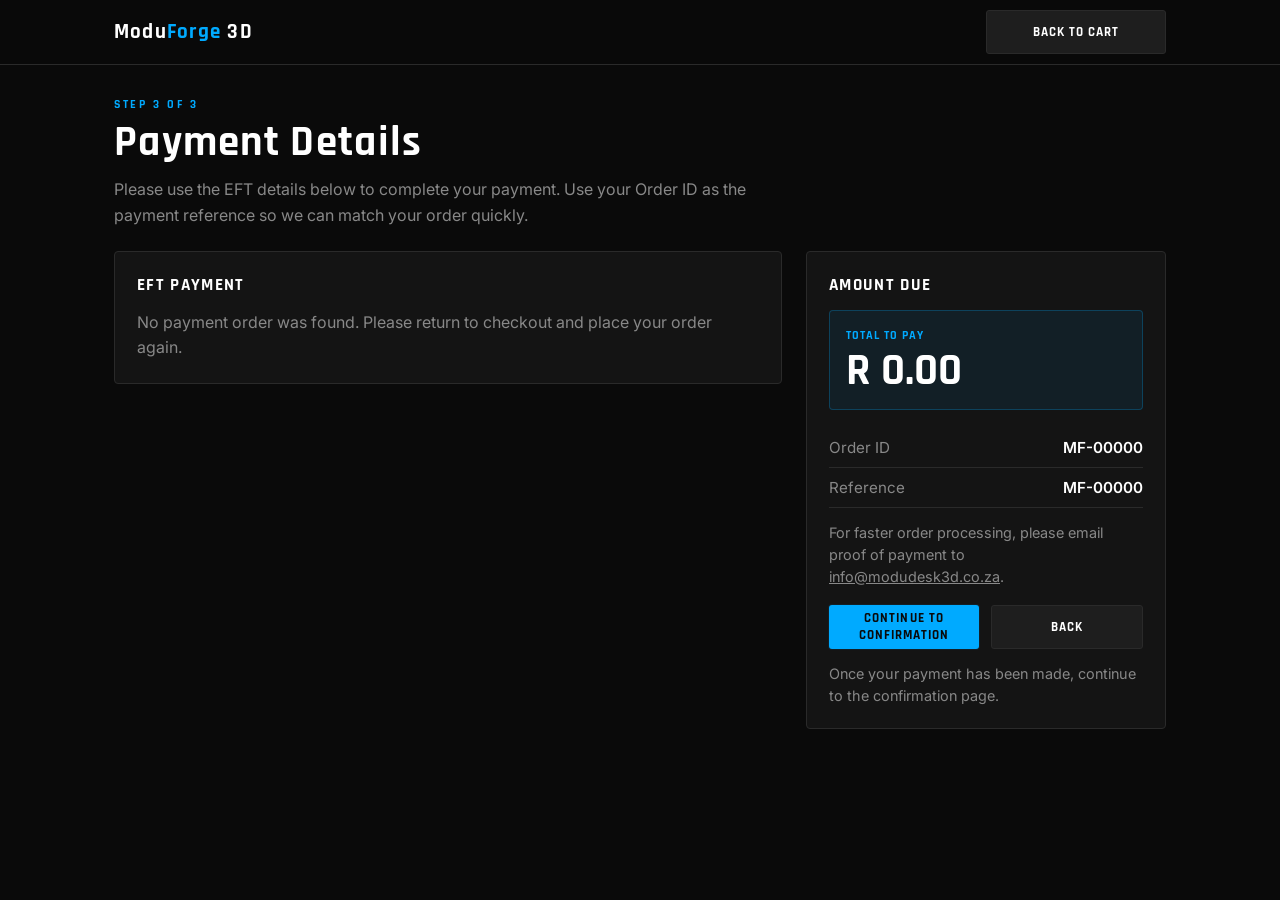
<file: payment.html>
<!DOCTYPE html>
<html lang="en">
<head>
  <meta charset="UTF-8" />
  <meta name="viewport" content="width=device-width, initial-scale=1.0" />
  <title>Payment - ModuForge 3D</title>
  <link rel="preconnect" href="https://fonts.googleapis.com" />
  <link rel="preconnect" href="https://fonts.gstatic.com" crossorigin />
  <link href="https://fonts.googleapis.com/css2?family=Rajdhani:wght@500;600;700&family=Inter:wght@300;400;500&display=swap" rel="stylesheet" />
  <style>
    * { box-sizing: border-box; }
    :root {
      --black: #0A0A0A;
      --card: #141414;
      --surface: #1E1E1E;
      --border: #2A2A2A;
      --grey: #888888;
      --light: #F0F0F0;
      --white: #FFFFFF;
      --blue: #00AAFF;
      --blue-glow: rgba(0,170,255,0.35);
      --green: #3F8F5E;
    }
    html, body { margin: 0; min-height: 100%; background: var(--black); color: var(--light); }
    body { font-family: 'Inter', sans-serif; }
    a { color: inherit; }
    .topbar {
      position: sticky;
      top: 0;
      z-index: 10;
      background: rgba(10,10,10,0.96);
      border-bottom: 1px solid var(--border);
      backdrop-filter: blur(12px);
    }
    .nav-inner {
      max-width: 1100px;
      margin: 0 auto;
      padding: 0 24px;
      min-height: 64px;
      display: flex;
      align-items: center;
      justify-content: space-between;
      gap: 16px;
    }
    .brand {
      display: inline-flex;
      align-items: center;
      gap: 10px;
      text-decoration: none;
    }
    .brand strong {
      font-family: 'Rajdhani', sans-serif;
      font-size: 1.3rem;
      color: var(--white);
      letter-spacing: 0.06em;
    }
    .brand strong span { color: var(--blue); }
    .page {
      max-width: 1100px;
      margin: 0 auto;
      padding: 32px 24px 80px;
    }
    .header {
      margin-bottom: 22px;
    }
    .eyebrow {
      margin: 0 0 8px;
      font-family: 'Rajdhani', sans-serif;
      font-weight: 700;
      font-size: 0.74rem;
      letter-spacing: 0.22em;
      text-transform: uppercase;
      color: var(--blue);
    }
    h1 {
      margin: 0;
      font-family: 'Rajdhani', sans-serif;
      font-size: clamp(2rem, 4vw, 2.7rem);
      letter-spacing: 0.03em;
      color: var(--white);
      line-height: 1.05;
    }
    .sub {
      margin: 12px 0 0;
      color: var(--grey);
      max-width: 68ch;
      line-height: 1.6;
    }
    .layout {
      display: grid;
      grid-template-columns: minmax(0, 1.1fr) 360px;
      gap: 24px;
      align-items: start;
    }
    .panel {
      background: var(--card);
      border: 1px solid var(--border);
      border-radius: 4px;
      padding: 22px;
    }
    .summary-card {
      position: sticky;
      top: 88px;
    }
    .section-title {
      margin: 0 0 14px;
      font-family: 'Rajdhani', sans-serif;
      font-size: 1.05rem;
      font-weight: 700;
      letter-spacing: 0.08em;
      text-transform: uppercase;
      color: var(--white);
    }
    .amount {
      display: grid;
      gap: 6px;
      padding: 16px;
      margin-bottom: 18px;
      background: rgba(0,170,255,0.08);
      border: 1px solid rgba(0,170,255,0.25);
      border-radius: 4px;
    }
    .amount-label {
      font-family: 'Rajdhani', sans-serif;
      font-weight: 700;
      letter-spacing: 0.08em;
      text-transform: uppercase;
      color: var(--blue);
      font-size: 0.78rem;
    }
    .amount-value {
      font-family: 'Rajdhani', sans-serif;
      font-size: clamp(2rem, 5vw, 2.8rem);
      font-weight: 700;
      color: var(--white);
      line-height: 1;
    }
    .meta-row {
      display: flex;
      justify-content: space-between;
      gap: 14px;
      padding: 10px 0;
      border-bottom: 1px solid var(--border);
      font-size: 0.95rem;
    }
    .meta-row:last-child { border-bottom: 0; }
    .meta-row span:first-child { color: var(--grey); }
    .meta-row strong { color: var(--white); font-weight: 600; }
    .bank-list {
      display: grid;
      gap: 10px;
    }
    .bank-item {
      padding: 12px 14px;
      background: var(--surface);
      border: 1px solid var(--border);
      border-radius: 4px;
    }
    .bank-label {
      display: block;
      margin-bottom: 4px;
      color: var(--grey);
      font-size: 0.72rem;
      text-transform: uppercase;
      letter-spacing: 0.08em;
    }
    .bank-value {
      color: var(--white);
      font-weight: 500;
      word-break: break-word;
    }
    .note {
      margin-top: 16px;
      padding: 14px;
      border-left: 2px solid var(--blue);
      background: rgba(0,170,255,0.06);
      color: var(--light);
      line-height: 1.6;
    }
    .note a { color: var(--blue); text-decoration: none; }
    .note a:hover { text-decoration: underline; }
    .actions {
      display: flex;
      gap: 12px;
      margin-top: 18px;
    }
    .btn {
      appearance: none;
      border: 0;
      border-radius: 3px;
      min-height: 44px;
      padding: 0 16px;
      font-family: 'Rajdhani', sans-serif;
      font-size: 0.82rem;
      font-weight: 700;
      letter-spacing: 0.08em;
      text-transform: uppercase;
      cursor: pointer;
      text-decoration: none;
      display: inline-flex;
      align-items: center;
      justify-content: center;
      flex: 1;
    }
    .btn-primary {
      background: var(--blue);
      color: var(--black);
      box-shadow: 0 0 0 1px rgba(0,170,255,0.08);
    }
    .btn-primary:hover {
      background: #33BBFF;
      box-shadow: 0 0 18px var(--blue-glow);
    }
    .btn-secondary {
      background: var(--surface);
      color: var(--white);
      border: 1px solid var(--border);
    }
    .btn-secondary:hover { border-color: var(--blue); }
    .notice {
      margin-top: 14px;
      color: var(--grey);
      font-size: 0.9rem;
      line-height: 1.5;
    }
    .empty {
      color: var(--grey);
      line-height: 1.6;
    }
    @media (max-width: 900px) {
      .layout { grid-template-columns: 1fr; }
      .summary-card { position: static; }
    }
  </style>
</head>
<body>
  <header class="topbar">
    <div class="nav-inner">
      <a class="brand" href="index.html" aria-label="ModuForge 3D home">
        <strong>Modu<span>Forge</span> 3D</strong>
      </a>
      <a class="btn btn-secondary" href="cart.html" style="max-width: 180px;">Back to Cart</a>
    </div>
  </header>

  <main class="page">
    <div class="header">
      <p class="eyebrow">Step 3 of 3</p>
      <h1>Payment Details</h1>
      <p class="sub">Please use the EFT details below to complete your payment. Use your Order ID as the payment reference so we can match your order quickly.</p>
    </div>

    <div class="layout">
      <section class="panel">
        <h2 class="section-title">EFT Payment</h2>
        <div id="paymentContent"></div>
      </section>

      <aside class="panel summary-card">
        <h2 class="section-title">Amount Due</h2>
        <div class="amount">
          <div class="amount-label">Total to pay</div>
          <div class="amount-value" id="amountDue">R 0.00</div>
        </div>
        <div class="meta-row">
          <span>Order ID</span>
          <strong id="orderIdLabel">MF-00000</strong>
        </div>
        <div class="meta-row">
          <span>Reference</span>
          <strong id="referenceLabel">MF-00000</strong>
        </div>
        <div class="notice">
          For faster order processing, please email proof of payment to
          <a href="mailto:info@modudesk3d.co.za">info@modudesk3d.co.za</a>.
        </div>
        <div class="actions">
          <button class="btn btn-primary" id="continueBtn" type="button">Continue to Confirmation</button>
          <a class="btn btn-secondary" href="checkout.html">Back</a>
        </div>
        <div class="notice">Once your payment has been made, continue to the confirmation page.</div>
      </aside>
    </div>
  </main>

  <script>
    const DEFAULT_ORDER = { orderId: 'MF-00000', total: 0 };

    function formatMoney(value) {
      return Number(value || 0).toLocaleString('en-ZA', { minimumFractionDigits: 2, maximumFractionDigits: 2 });
    }

    function readPaymentOrder() {
      const params = new URLSearchParams(window.location.search);
      let stored = null;

      try {
        stored = JSON.parse(localStorage.getItem('moduforgePendingPaymentOrder') || 'null');
      } catch (error) {
        stored = null;
      }

      return {
        ...DEFAULT_ORDER,
        ...(stored || {}),
        orderId: stored?.orderId || params.get('orderId') || DEFAULT_ORDER.orderId,
        total: Number(stored?.total ?? params.get('total') ?? DEFAULT_ORDER.total)
      };
    }

    const order = readPaymentOrder();
    const orderIdLabel = document.getElementById('orderIdLabel');
    const referenceLabel = document.getElementById('referenceLabel');
    const amountDue = document.getElementById('amountDue');
    const paymentContent = document.getElementById('paymentContent');
    const continueBtn = document.getElementById('continueBtn');

    orderIdLabel.textContent = order.orderId;
    referenceLabel.textContent = order.orderId;
    amountDue.textContent = `R ${formatMoney(order.total)}`;

    paymentContent.innerHTML = order.orderId === DEFAULT_ORDER.orderId && order.total === 0
      ? '<div class="empty">No payment order was found. Please return to checkout and place your order again.</div>'
      : `
        <div class="bank-list">
          <div class="bank-item">
            <span class="bank-label">Account Name</span>
            <div class="bank-value">ModuForge 3D</div>
          </div>
          <div class="bank-item">
            <span class="bank-label">Bank</span>
            <div class="bank-value">Standard Bank</div>
          </div>
          <div class="bank-item">
            <span class="bank-label">Account Number</span>
            <div class="bank-value">000000000000</div>
          </div>
          <div class="bank-item">
            <span class="bank-label">Reference</span>
            <div class="bank-value">${order.orderId}</div>
          </div>
        </div>
      `;

    continueBtn.disabled = order.orderId === DEFAULT_ORDER.orderId && order.total === 0;

    continueBtn.addEventListener('click', () => {
      if (continueBtn.disabled) return;

      localStorage.setItem('moduforgeConfirmedOrder', JSON.stringify({
        orderId: order.orderId,
        total: order.total
      }));
      localStorage.removeItem('moduforgePendingPaymentOrder');
      window.location.href = 'confirmation.html';
    });
  </script>
</body>
</html>
</file>
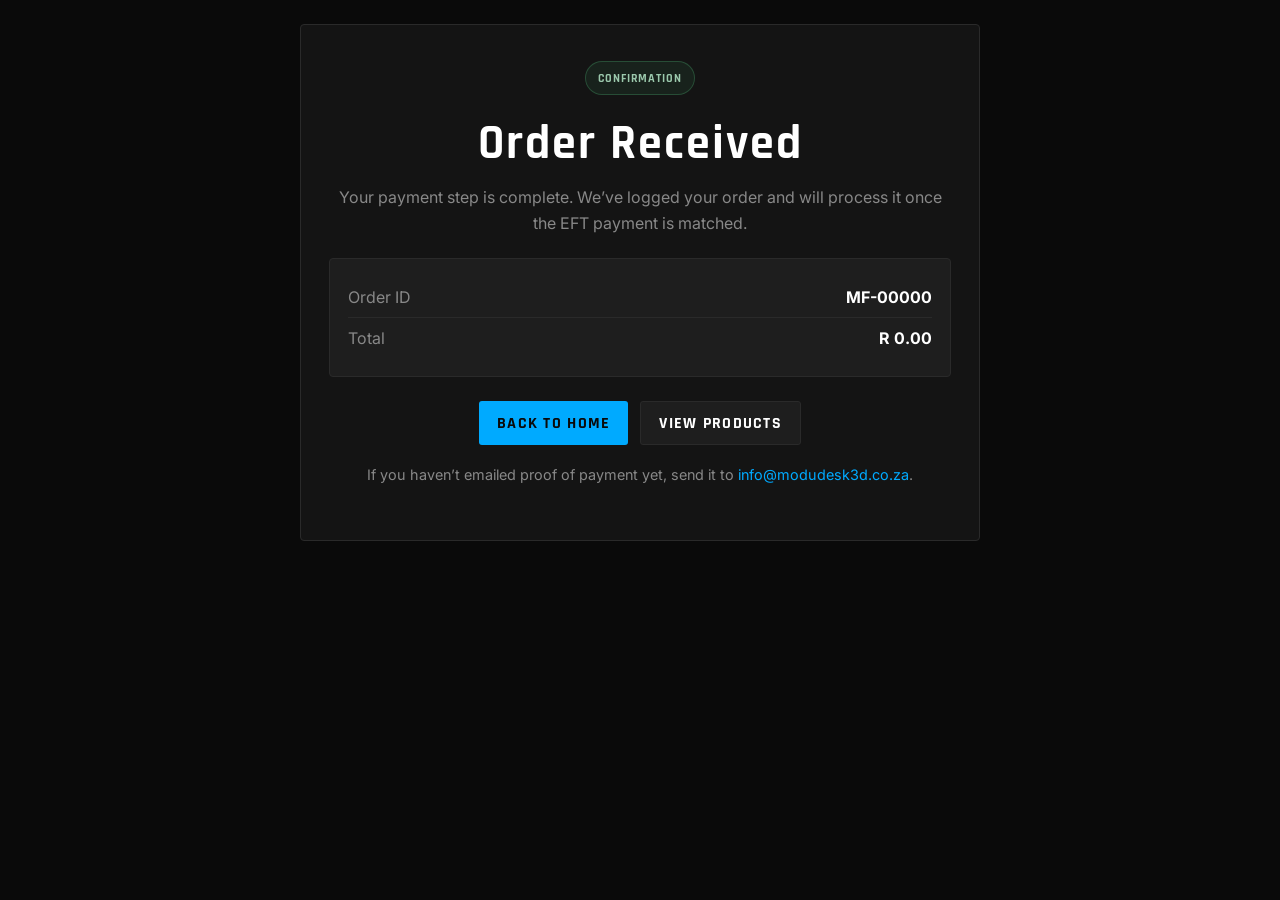
<file: thankyou.html>
<!DOCTYPE html>
<html lang="en">
<head>
  <meta charset="UTF-8" />
  <meta name="viewport" content="width=device-width, initial-scale=1.0" />
  <meta http-equiv="refresh" content="0; url=confirmation.html" />
  <title>Thank You - ModuForge 3D</title>
  <link rel="preconnect" href="https://fonts.googleapis.com" />
  <link rel="preconnect" href="https://fonts.gstatic.com" crossorigin />
  <link href="https://fonts.googleapis.com/css2?family=Rajdhani:wght@600;700&family=Inter:wght@300;400;500&display=swap" rel="stylesheet" />
  <style>
    * { box-sizing: border-box; }
    :root {
      --black: #0A0A0A;
      --card-bg: #141414;
      --surface: #1E1E1E;
      --border: #2A2A2A;
      --grey: #888;
      --light: #F0F0F0;
      --white: #FFFFFF;
      --blue: #00AAFF;
      --blue-glow: rgba(0,170,255,0.35);
    }
    html, body { margin: 0; min-height: 100%; }
    body {
      background: var(--black);
      color: var(--light);
      font-family: 'Inter', sans-serif;
      display: grid;
      place-items: center;
      padding: 24px;
    }
    .wrap {
      width: min(640px, 100%);
      background: var(--card-bg);
      border: 1px solid var(--border);
      border-radius: 6px;
      padding: 40px 28px;
      text-align: center;
    }
    h1 {
      margin: 0 0 12px;
      font-family: 'Rajdhani', sans-serif;
      font-size: clamp(2rem, 5vw, 3rem);
      letter-spacing: 0.04em;
      color: var(--white);
    }
    p {
      margin: 0 0 24px;
      color: var(--grey);
      line-height: 1.6;
    }
    a {
      display: inline-flex;
      align-items: center;
      justify-content: center;
      min-height: 44px;
      padding: 0 18px;
      border-radius: 4px;
      text-decoration: none;
      font-family: 'Rajdhani', sans-serif;
      font-weight: 700;
      letter-spacing: 0.1em;
      text-transform: uppercase;
      color: var(--black);
      background: linear-gradient(180deg, #00b7ff, #009be0);
      border: 1px solid rgba(0, 170, 255, 0.85);
      box-shadow: 0 0 0 1px rgba(0, 170, 255, 0.08);
    }
    a:hover {
      box-shadow: 0 0 16px var(--blue-glow);
    }
  </style>
</head>
<body>
  <script>
    window.location.replace('confirmation.html');
  </script>
  <main class="wrap">
    <h1>Thank You</h1>
    <p>Your order has been submitted successfully. We’ll be in touch with the next steps shortly.</p>
    <a href="index.html">Back to Home</a>
  </main>
</body>
</html>
</file>
<file: moduforge-styles.css>
/* ModuForge 3D shared stylesheet
   Extracted from the live HTML pages. Page-specific selectors are scoped by body class. */

/* Home page (moduforge3d.html) */
*, *::before, *::after { box-sizing: border-box; margin: 0; padding: 0; }:root {
      --black:    #0A0A0A;
      --card-bg:  #141414;
      --surface:  #1E1E1E;
      --border:   #2A2A2A;
      --grey:     #888;
      --light:    #F0F0F0;
      --white:    #FFFFFF;
      --blue:     #00AAFF;
      --blue-dim: rgba(0,170,255,0.12);
      --blue-glow:rgba(0,170,255,0.35);
    }html { scroll-behavior: smooth; }body.mf-home {
      background: var(--black);
      color: var(--light);
      font-family: 'Inter', sans-serif;
      font-size: 15px;
      line-height: 1.6;
      -webkit-font-smoothing: antialiased;
    }.mf-home /* ── NAV ───────────────────────────────────────────── */
    nav {
      position: sticky;
      top: 0;
      z-index: 100;
      background: rgba(10,10,10,0.96);
      border-bottom: 1px solid var(--border);
      backdrop-filter: blur(12px);
      -webkit-backdrop-filter: blur(12px);
    }.mf-home .nav-inner {
      max-width: 1280px;
      margin: 0 auto;
      padding: 0 24px;
      height: 64px;
      display: flex;
      align-items: center;
      justify-content: space-between;
      gap: 16px;
    }.mf-home .logo {
      display: flex;
      align-items: center;
      gap: 10px;
      text-decoration: none;
      flex-shrink: 0;
    }.mf-home .logo-mark {
      width: 32px;
      height: 32px;
      position: relative;
      flex-shrink: 0;
    }.mf-home .logo-mark svg { display: block; }.mf-home .logo-text {
      font-family: 'Rajdhani', sans-serif;
      font-weight: 700;
      font-size: 1.35rem;
      letter-spacing: 0.06em;
      color: var(--white);
      line-height: 1;
    }.mf-home .logo-text span { color: var(--blue); }.mf-home .nav-links {
      display: flex;
      align-items: center;
      gap: 4px;
      list-style: none;
    }.mf-home .nav-links a {
      font-family: 'Rajdhani', sans-serif;
      font-weight: 600;
      font-size: 0.85rem;
      letter-spacing: 0.1em;
      text-transform: uppercase;
      color: var(--grey);
      text-decoration: none;
      padding: 6px 12px;
      border-radius: 3px;
      transition: color 0.2s, background 0.2s;
    }.mf-home .nav-links a:hover { color: var(--white); background: var(--surface); }.mf-home .btn-contact {
      font-family: 'Rajdhani', sans-serif;
      font-weight: 700;
      font-size: 0.82rem;
      letter-spacing: 0.12em;
      text-transform: uppercase;
      background: var(--blue);
      color: var(--black) !important;
      padding: 8px 18px !important;
      border-radius: 2px !important;
      transition: background 0.2s, box-shadow 0.2s !important;
    }.mf-home .btn-contact:hover {
      background: #33BBFF !important;
      box-shadow: 0 0 20px var(--blue-glow) !important;
    }.mf-home .nav-cart {
      position: relative;
    }.mf-home .cart-badge {
      position: absolute;
      top: -4px;
      right: 4px;
      width: 16px;
      height: 16px;
      background: var(--blue);
      border-radius: 50%;
      font-size: 0.6rem;
      font-weight: 700;
      color: var(--black);
      display: flex;
      align-items: center;
      justify-content: center;
      pointer-events: none;
    }.mf-home .hamburger {
      display: none;
      flex-direction: column;
      gap: 5px;
      cursor: pointer;
      padding: 6px;
      border: none;
      background: none;
    }.mf-home .hamburger span {
      display: block;
      width: 22px;
      height: 2px;
      background: var(--light);
      transition: transform 0.3s, opacity 0.3s;
    }.mf-home /* ── CAROUSEL ──────────────────────────────────────── */
    .carousel-section {
      width: 100%;
      height: 378px; /* ~100mm at 96dpi */
      position: relative;
      overflow: hidden;
      background: var(--surface);
      border-bottom: 2px solid var(--blue);
    }.mf-home .carousel-track {
      display: flex;
      height: 100%;
      will-change: transform;
      transition: transform 0.95s cubic-bezier(0.22, 1, 0.36, 1);
    }.mf-home .carousel-slide {
      min-width: 100%;
      height: 100%;
      position: relative;
      overflow: hidden;
      display: flex;
      align-items: center;
      justify-content: center;
    }.mf-home /* Blueprint grid overlay — signature element */
    .carousel-slide::before {
      content: '';
      position: absolute;
      inset: 0;
      background-image:
        linear-gradient(rgba(0,170,255,0.04) 1px, transparent 1px),
        linear-gradient(90deg, rgba(0,170,255,0.04) 1px, transparent 1px);
      background-size: 32px 32px;
      pointer-events: none;
      z-index: 2;
    }.mf-home .carousel-slide img {
      width: 100%;
      height: 100%;
      object-fit: cover;
      display: block;
    }.mf-home /* Placeholder slides for when images are not yet added */
    /* .slide-placeholder {
      width: 100%;
      height: 100%;
      display: flex;
      flex-direction: column;
      align-items: center;
      justify-content: center;
      gap: 12px;
      background: linear-gradient(135deg, #141414 0%, #1a1a2e 100%);
    }*/

    .slide-placeholder .slide-icon {
      color: var(--blue);
      opacity: 0.5;
    }.mf-home .slide-placeholder p {
      font-family: 'Rajdhani', sans-serif;
      font-weight: 600;
      letter-spacing: 0.15em;
      text-transform: uppercase;
      color: var(--grey);
      font-size: 0.8rem;
    }.mf-home .slide-label {
      position: absolute;
      bottom: 20px;
      left: 32px;
      z-index: 3;
      font-family: 'Rajdhani', sans-serif;
      font-weight: 700;
      font-size: 1.5rem;
      letter-spacing: 0.08em;
      text-transform: uppercase;
      color: var(--white);
      text-shadow: 0 2px 16px rgba(0,0,0,0.8);
    }.mf-home .slide-label span {
      color: var(--blue);
    }.mf-home .carousel-btn {
      position: absolute;
      top: 50%;
      transform: translateY(-50%);
      z-index: 10;
      background: rgba(10,10,10,0.7);
      border: 1px solid var(--border);
      color: var(--light);
      width: 40px;
      height: 40px;
      display: flex;
      align-items: center;
      justify-content: center;
      cursor: pointer;
      transition: background 0.5s, border-color 0.5s;
    }.mf-home .carousel-btn:hover { background: var(--blue); border-color: var(--blue); color: var(--black); }.mf-home .carousel-btn.prev { left: 16px; }.mf-home .carousel-btn.next { right: 16px; }.mf-home .carousel-dots {
      position: absolute;
      bottom: 14px;
      right: 24px;
      z-index: 10;
      display: flex;
      gap: 6px;
    }.mf-home .dot {
      width: 6px;
      height: 6px;
      border-radius: 50%;
      background: var(--grey);
      cursor: pointer;
      transition: background 0.2s, transform 0.2s;
    }.mf-home .dot.active { background: var(--blue); transform: scale(1.4); }.mf-home /* ── SECTION COMMON ────────────────────────────────── */
    section { padding: 72px 24px; }.mf-home .section-inner { max-width: 1280px; margin: 0 auto; }.mf-home .section-eyebrow {
      font-family: 'Rajdhani', sans-serif;
      font-size: 0.75rem;
      font-weight: 700;
      letter-spacing: 0.22em;
      text-transform: uppercase;
      color: var(--blue);
      margin-bottom: 8px;
    }.mf-home .section-title {
      font-family: 'Rajdhani', sans-serif;
      font-size: 2rem;
      font-weight: 700;
      letter-spacing: 0.04em;
      color: var(--white);
      margin-bottom: 48px;
      line-height: 1.1;
    }.mf-home .section-divider {
      width: 40px;
      height: 2px;
      background: var(--blue);
      margin: 12px 0 40px;
    }.mf-home /* ── PRODUCTS ──────────────────────────────────────── */
    #products { background: var(--black); }.mf-home .products-grid {
      display: grid;
      grid-template-columns: repeat(2, 1fr);
      gap: 24px;
    }.mf-home .product-card {
      background: var(--card-bg);
      border: 1px solid var(--border);
      border-radius: 4px;
      overflow: hidden;
      display: flex;
      flex-direction: column;
      transition: border-color 0.25s, transform 0.25s, box-shadow 0.25s;
      cursor: pointer;
    }.mf-home .product-card:hover {
      border-color: var(--blue);
      transform: translateY(-4px);
      box-shadow: 0 8px 40px rgba(0,170,255,0.1);
    }.mf-home .product-img {
      width: 100%;
      aspect-ratio: 4/3;
      background: var(--surface);
      position: relative;
      overflow: hidden;
      display: flex;
      align-items: center;
      justify-content: center;
    }.mf-home .product-img img {
      width: 100%;
      height: 100%;
      object-fit: cover;
      transition: transform 0.4s ease;
    }.mf-home .product-card:hover .product-img img { transform: scale(1.04); }.mf-home /* Placeholder for product images */
    .img-placeholder {
      width: 100%;
      height: 100%;
      display: flex;
      flex-direction: column;
      align-items: center;
      justify-content: center;
      gap: 10px;
      background: linear-gradient(145deg, #141414, #1a1a1a);
    }.mf-home .img-placeholder svg { opacity: 0.3; color: var(--blue); }.mf-home .img-placeholder span {
      font-family: 'Rajdhani', sans-serif;
      font-size: 0.7rem;
      letter-spacing: 0.15em;
      text-transform: uppercase;
      color: var(--grey);
    }.mf-home .product-tag {
      position: absolute;
      top: 10px;
      left: 10px;
      background: var(--blue);
      color: var(--black);
      font-family: 'Rajdhani', sans-serif;
      font-weight: 700;
      font-size: 0.65rem;
      letter-spacing: 0.12em;
      text-transform: uppercase;
      padding: 3px 8px;
      border-radius: 2px;
    }.mf-home .product-body {
      padding: 20px 20px 22px;
      display: flex;
      flex-direction: column;
      flex: 1;
    }.mf-home .product-name {
      font-family: 'Rajdhani', sans-serif;
      font-weight: 700;
      font-size: 1.05rem;
      letter-spacing: 0.05em;
      color: var(--white);
      margin-bottom: 6px;
    }.mf-home .product-desc {
      font-size: 0.82rem;
      color: var(--grey);
      line-height: 1.55;
      flex: 1;
      margin-bottom: 16px;
    }.mf-home .product-footer {
      display: flex;
      align-items: center;
      justify-content: space-between;
      gap: 12px;
      border-top: 1px solid var(--border);
      padding-top: 14px;
      margin-top: auto;
    }.mf-home .product-price {
      font-family: 'Rajdhani', sans-serif;
      font-weight: 700;
      font-size: 1.15rem;
      color: var(--blue);
      letter-spacing: 0.04em;
    }.mf-home .price-note {
      font-size: 0.7rem;
      color: var(--grey);
      font-style: italic;
    }.mf-home .view_more {
      font-family: 'Rajdhani', sans-serif;
      font-weight: 700;
      font-size: 0.75rem;
      letter-spacing: 0.12em;
      text-transform: uppercase;
      background: transparent;
      color: var(--blue);
      border: 1px solid var(--blue);
      padding: 7px 14px;
      border-radius: 2px;
      cursor: pointer;
      transition: background 0.2s, color 0.2s;
      white-space: nowrap;
    }.mf-home .btn-add {
      font-family: 'Rajdhani', sans-serif;
      font-weight: 700;
      font-size: 0.75rem;
      letter-spacing: 0.12em;
      text-transform: uppercase;
      background: transparent;
      color: var(--blue);
      border: 1px solid var(--blue);
      padding: 7px 14px;
      border-radius: 2px;
      cursor: pointer;
      transition: background 0.2s, color 0.2s;
      white-space: nowrap;
    }.mf-home .btn-add:hover { background: var(--blue); color: var(--black); }.mf-home /* ── ABOUT ─────────────────────────────────────────── */
    #about {
      background: var(--card-bg);
      border-top: 1px solid var(--border);
      border-bottom: 1px solid var(--border);
    }.mf-home .about-grid {
      display: grid;
      grid-template-columns: 1fr 1fr;
      gap: 64px;
      align-items: center;
    }.mf-home .about-text p {
      color: var(--grey);
      font-size: 0.9rem;
      line-height: 1.8;
      margin-bottom: 16px;
    }.mf-home .about-text p strong { color: var(--light); font-weight: 500; }.mf-home .about-stats {
      display: grid;
      grid-template-columns: 1fr 1fr;
      gap: 24px;
    }.mf-home .stat-card {
      background: var(--surface);
      border: 1px solid var(--border);
      border-left: 3px solid var(--blue);
      padding: 20px;
    }.mf-home .stat-num {
      font-family: 'Rajdhani', sans-serif;
      font-size: 2rem;
      font-weight: 700;
      color: var(--blue);
      line-height: 1;
      margin-bottom: 4px;
    }.mf-home .stat-label {
      font-size: 0.75rem;
      color: var(--grey);
      text-transform: uppercase;
      letter-spacing: 0.1em;
    }.mf-home /* ── CONTACT ───────────────────────────────────────── */
    #contact { background: var(--black); }.mf-home .contact-grid {
      display: grid;
      grid-template-columns: 1fr 1.4fr;
      gap: 64px;
      align-items: start;
    }.mf-home .contact-info h3 {
      font-family: 'Rajdhani', sans-serif;
      font-weight: 700;
      font-size: 1.1rem;
      color: var(--white);
      margin-bottom: 8px;
      letter-spacing: 0.04em;
    }.mf-home .contact-info p {
      color: var(--grey);
      font-size: 0.85rem;
      line-height: 1.7;
      margin-bottom: 28px;
    }.mf-home .contact-detail {
      display: flex;
      align-items: center;
      gap: 10px;
      color: var(--grey);
      font-size: 0.83rem;
      margin-bottom: 12px;
    }.mf-home .contact-detail svg { color: var(--blue); flex-shrink: 0; }.mf-home .form-grid {
      display: grid;
      grid-template-columns: 1fr 1fr;
      gap: 16px;
    }.mf-home .form-group { display: flex; flex-direction: column; gap: 6px; }.mf-home .form-group.full { grid-column: 1 / -1; }.mf-home label {
      font-family: 'Rajdhani', sans-serif;
      font-size: 0.72rem;
      font-weight: 700;
      letter-spacing: 0.15em;
      text-transform: uppercase;
      color: var(--grey);
    }.mf-home input, .mf-home select, .mf-home textarea {
      background: var(--surface);
      border: 1px solid var(--border);
      border-radius: 2px;
      color: var(--light);
      font-family: 'Inter', sans-serif;
      font-size: 0.85rem;
      padding: 11px 14px;
      transition: border-color 0.2s, box-shadow 0.2s;
      outline: none;
      width: 100%;
    }.mf-home input:focus, .mf-home select:focus, .mf-home textarea:focus {
      border-color: var(--blue);
      box-shadow: 0 0 0 3px var(--blue-dim);
    }.mf-home textarea { resize: vertical; min-height: 110px; }.mf-home select option { background: var(--surface); }.mf-home .btn-submit {
      font-family: 'Rajdhani', sans-serif;
      font-weight: 700;
      font-size: 0.85rem;
      letter-spacing: 0.14em;
      text-transform: uppercase;
      background: var(--blue);
      color: var(--black);
      border: none;
      border-radius: 2px;
      padding: 13px 32px;
      cursor: pointer;
      transition: background 0.2s, box-shadow 0.2s;
      margin-top: 8px;
    }.mf-home .btn-submit:hover {
      background: #33BBFF;
      box-shadow: 0 0 28px var(--blue-glow);
    }.mf-home /* ── FOOTER ────────────────────────────────────────── */
    footer {
      background: var(--card-bg);
      border-top: 1px solid var(--border);
      padding: 32px 24px;
    }.mf-home .footer-inner {
      max-width: 1280px;
      margin: 0 auto;
      display: flex;
      align-items: center;
      justify-content: space-between;
      gap: 16px;
    }.mf-home .footer-copy {
      font-size: 0.75rem;
      color: var(--grey);
    }.mf-home .footer-links {
      display: flex;
      gap: 20px;
      list-style: none;
    }.mf-home .footer-links a {
      font-size: 0.75rem;
      color: var(--grey);
      text-decoration: none;
      transition: color 0.2s;
    }.mf-home .footer-links a:hover { color: var(--blue); }.mf-home /* ── SUCCESS MSG ───────────────────────────────────── */
    .form-success {
      display: none;
      background: var(--blue-dim);
      border: 1px solid var(--blue);
      border-radius: 3px;
      padding: 16px 20px;
      color: var(--blue);
      font-family: 'Rajdhani', sans-serif;
      font-weight: 600;
      letter-spacing: 0.05em;
      margin-top: 12px;
    }.mf-home /* ── RESPONSIVE ────────────────────────────────────── */
    @media (max-width: 1024px) {
      .products-grid { grid-template-columns: repeat(2, 1fr); }
      .about-grid { grid-template-columns: 1fr; gap: 40px; }
    }

    @media (max-width: 768px) {.mf-home .nav-links { display: none; flex-direction: column; position: absolute; top: 64px; left: 0; right: 0; background: rgba(10,10,10,0.98); border-bottom: 1px solid var(--border); padding: 16px 24px; gap: 4px; }.mf-home .nav-links.open { display: flex; }.mf-home .hamburger { display: flex; }.mf-home .carousel-section { height: 220px; }.mf-home .products-grid { grid-template-columns: 1fr; }.mf-home section { padding: 48px 20px; }.mf-home .contact-grid { grid-template-columns: 1fr; gap: 40px; }.mf-home .form-grid { grid-template-columns: 1fr; }.mf-home .footer-inner { flex-direction: column; align-items: flex-start; gap: 12px; }.mf-home .about-stats { grid-template-columns: 1fr 1fr; }
    }

    @media (max-width: 480px) {.mf-home .logo-text { font-size: 1.1rem; }.mf-home .section-title { font-size: 1.5rem; }.mf-home .carousel-section { height: 180px; }.mf-home .slide-label { font-size: 1rem; left: 16px; bottom: 12px; }
    }

    @media (prefers-reduced-motion: reduce) {*, *::before, *::after { transition: none !important; animation: none !important; }
    }

/* End-of-file mobile overrides */
@media (max-width: 900px) {
  .mf-home .products-grid,
  .mf-product-list .products-grid { grid-template-columns: repeat(2, minmax(0, 1fr)) !important; }
  .mf-product-detail .product-layout,
  .mf-cart .cart-layout { grid-template-columns: 1fr !important; }
  .mf-cart .summary-card { position: static !important; }
}

@media (max-width: 768px) {
  .mf-home,
  .mf-product-list,
  .mf-product-detail,
  .mf-cart,
  .mf-builder-maxi,
  .mf-builder-mini { overflow-x: hidden !important; }

  .mf-home .nav-inner,
  .mf-product-list .nav-inner,
  .mf-product-detail .nav-inner,
  .mf-cart .nav-inner,
  .mf-builder-maxi .nav-inner,
  .mf-builder-mini .nav-inner {
    min-height: 60px !important;
    padding-inline: 16px !important;
    gap: 10px !important;
  }

  .mf-home .logo-text,
  .mf-product-list .logo-text,
  .mf-product-detail .logo-text,
  .mf-cart .logo-text,
  .mf-builder-maxi .logo-text,
  .mf-builder-mini .logo-text { font-size: 1.05rem !important; }

  .mf-home .nav-links,
  .mf-product-list .nav-links,
  .mf-product-detail .nav-links,
  .mf-cart .nav-links {
    top: 60px !important;
    padding: 14px 16px !important;
  }

  .mf-home .nav-links a,
  .mf-product-list .nav-links a,
  .mf-product-detail .nav-links a,
  .mf-cart .nav-links a {
    width: 100% !important;
    padding: 10px 12px !important;
  }

  .mf-home .page,
  .mf-product-list .page,
  .mf-product-detail .page,
  .mf-cart .page,
  .mf-builder-maxi .page,
  .mf-builder-mini .page {
    padding-inline: 16px !important;
    padding-bottom: 56px !important;
  }

  .mf-home section { padding-inline: 16px !important; }
  .mf-home .carousel-section,
  .mf-builder-maxi .hero-image-wrap,
  .mf-builder-mini .hero-image-wrap { height: 220px !important; }

  .mf-product-list .page-header,
  .mf-product-detail .page-header,
  .mf-cart .page-header,
  .mf-builder-maxi .page-header,
  .mf-builder-mini .page-header {
    padding-top: 32px !important;
    padding-bottom: 24px !important;
    margin-bottom: 28px !important;
  }

  .mf-home .contact-grid,
  .mf-home .about-grid,
  .mf-home .form-grid,
  .mf-product-detail .info-strip { grid-template-columns: 1fr !important; }

  .mf-builder-maxi .addon-row,
  .mf-builder-mini .addon-row {
    grid-template-columns: 64px minmax(0, 1fr) auto !important;
    grid-template-rows: auto auto !important;
    gap: 12px !important;
    padding: 14px !important;
  }

  .mf-builder-maxi .addon-img,
  .mf-builder-mini .addon-img {
    width: 64px !important;
    height: 64px !important;
  }

  .mf-builder-maxi .addon-price,
  .mf-builder-mini .addon-price {
    grid-column: 2 !important;
    grid-row: 2 !important;
    justify-self: start !important;
  }

  .mf-builder-maxi .addon-check-wrap,
  .mf-builder-mini .addon-check-wrap {
    grid-column: 3 !important;
    grid-row: 1 / span 2 !important;
    align-self: center !important;
  }

  .mf-cart .cart-item {
    grid-template-columns: 72px minmax(0, 1fr) !important;
    grid-template-rows: auto auto !important;
    align-items: start !important;
  }

  .mf-cart .item-img {
    width: 72px !important;
    height: 72px !important;
  }

  .mf-cart .item-line-total {
    grid-column: 2 !important;
    text-align: left !important;
    margin-top: 6px !important;
  }
}

@media (max-width: 560px) {
  .mf-home .products-grid,
  .mf-product-list .products-grid { grid-template-columns: 1fr !important; }

  .mf-product-list .card-actions,
  .mf-builder-maxi .builder-colour-options,
  .mf-builder-mini .builder-colour-options { grid-template-columns: 1fr !important; }

  .mf-product-detail .purchase-row { flex-direction: column !important; }

  .mf-product-list .btn-view,
  .mf-product-list .btn-add-cart,
  .mf-product-detail .btn-add-cart,
  .mf-builder-maxi .btn-cart,
  .mf-builder-mini .btn-cart { width: 100% !important; }

  .mf-product-detail .qty-control,
  .mf-cart .item-controls,
  .mf-cart .qty-control { width: 100% !important; }

  .mf-product-detail .qty-value,
  .mf-cart .qty-num { flex: 1 !important; }

  .mf-home .carousel-section,
  .mf-builder-maxi .hero-image-wrap,
  .mf-builder-mini .hero-image-wrap { height: 180px !important; }

  .mf-cart .cart-item { grid-template-columns: 1fr !important; }
  .mf-cart .item-img {
    width: 100% !important;
    height: auto !important;
    aspect-ratio: 4 / 3;
  }
  .mf-cart .item-line-total { grid-column: 1 !important; }

  .mf-builder-maxi .addon-row,
  .mf-builder-mini .addon-row { grid-template-columns: 56px minmax(0, 1fr) !important; }

  .mf-builder-maxi .addon-img,
  .mf-builder-mini .addon-img {
    width: 56px !important;
    height: 56px !important;
  }

  .mf-builder-maxi .addon-check-wrap,
  .mf-builder-mini .addon-check-wrap {
    grid-column: 1 / -1 !important;
    grid-row: auto !important;
    justify-content: flex-start !important;
    margin-top: 4px !important;
  }

  .mf-builder-maxi .addon-price,
  .mf-builder-mini .addon-price { grid-column: 2 !important; }
  .mf-home .footer-inner {
    flex-direction: column !important;
    align-items: flex-start !important;
  }
}

@media (max-width: 380px) {
  .mf-home .logo-text,
  .mf-product-list .logo-text,
  .mf-product-detail .logo-text,
  .mf-cart .logo-text,
  .mf-builder-maxi .logo-text,
  .mf-builder-mini .logo-text { font-size: 0.92rem !important; }

  .mf-product-list .nav-back,
  .mf-product-detail .nav-back,
  .mf-builder-maxi .nav-back,
  .mf-builder-mini .nav-back {
    max-width: 88px !important;
    overflow: hidden !important;
    text-overflow: ellipsis !important;
    white-space: nowrap !important;
  }
}

/* Final Mobile Overrides - keep at end of file */
@media (max-width: 900px) {
  .mf-home .products-grid,
  .mf-product-list .products-grid {
    grid-template-columns: repeat(2, minmax(0, 1fr)) !important;
  }

  .mf-product-detail .product-layout,
  .mf-cart .cart-layout {
    grid-template-columns: 1fr !important;
  }

  .mf-cart .summary-card {
    position: static !important;
  }
}

@media (max-width: 768px) {
  .mf-home,
  .mf-product-list,
  .mf-product-detail,
  .mf-cart,
  .mf-builder-maxi,
  .mf-builder-mini {
    overflow-x: hidden !important;
  }

  .mf-home .nav-inner,
  .mf-product-list .nav-inner,
  .mf-product-detail .nav-inner,
  .mf-cart .nav-inner,
  .mf-builder-maxi .nav-inner,
  .mf-builder-mini .nav-inner {
    min-height: 60px !important;
    padding-inline: 16px !important;
    gap: 10px !important;
  }

  .mf-home .logo-text,
  .mf-product-list .logo-text,
  .mf-product-detail .logo-text,
  .mf-cart .logo-text,
  .mf-builder-maxi .logo-text,
  .mf-builder-mini .logo-text {
    font-size: 1.05rem !important;
  }

  .mf-home .nav-links,
  .mf-product-list .nav-links,
  .mf-product-detail .nav-links,
  .mf-cart .nav-links {
    top: 60px !important;
    padding: 14px 16px !important;
  }

  .mf-home .nav-links a,
  .mf-product-list .nav-links a,
  .mf-product-detail .nav-links a,
  .mf-cart .nav-links a {
    width: 100% !important;
    padding: 10px 12px !important;
  }

  .mf-product-list .nav-back,
  .mf-product-detail .nav-back,
  .mf-builder-maxi .nav-back,
  .mf-builder-mini .nav-back {
    font-size: 0.72rem !important;
  }

  .mf-home .page,
  .mf-product-list .page,
  .mf-product-detail .page,
  .mf-cart .page,
  .mf-builder-maxi .page,
  .mf-builder-mini .page {
    padding-inline: 16px !important;
    padding-bottom: 56px !important;
  }

  .mf-home section {
    padding-inline: 16px !important;
  }

  .mf-home .carousel-section,
  .mf-builder-maxi .hero-image-wrap,
  .mf-builder-mini .hero-image-wrap {
    height: 220px !important;
  }

  .mf-product-list .page-header,
  .mf-product-detail .page-header,
  .mf-cart .page-header,
  .mf-builder-maxi .page-header,
  .mf-builder-mini .page-header {
    padding-top: 32px !important;
    padding-bottom: 24px !important;
    margin-bottom: 28px !important;
  }

  .mf-home .contact-grid,
  .mf-home .about-grid,
  .mf-home .form-grid,
  .mf-product-detail .info-strip {
    grid-template-columns: 1fr !important;
  }

  .mf-builder-maxi .addon-row,
  .mf-builder-mini .addon-row {
    grid-template-columns: 64px minmax(0, 1fr) auto !important;
    grid-template-rows: auto auto !important;
    gap: 12px !important;
    padding: 14px !important;
  }

  .mf-builder-maxi .addon-img,
  .mf-builder-mini .addon-img {
    width: 64px !important;
    height: 64px !important;
  }

  .mf-builder-maxi .addon-price,
  .mf-builder-mini .addon-price {
    grid-column: 2 !important;
    grid-row: 2 !important;
    justify-self: start !important;
  }

  .mf-builder-maxi .addon-check-wrap,
  .mf-builder-mini .addon-check-wrap {
    grid-column: 3 !important;
    grid-row: 1 / span 2 !important;
    align-self: center !important;
  }

  .mf-cart .cart-item {
    grid-template-columns: 72px minmax(0, 1fr) !important;
    grid-template-rows: auto auto !important;
    align-items: start !important;
  }

  .mf-cart .item-img {
    width: 72px !important;
    height: 72px !important;
  }

  .mf-cart .item-line-total {
    grid-column: 2 !important;
    text-align: left !important;
    margin-top: 6px !important;
  }
}

@media (max-width: 560px) {
  .mf-home .products-grid,
  .mf-product-list .products-grid {
    grid-template-columns: 1fr !important;
  }

  .mf-product-list .card-actions,
  .mf-builder-maxi .builder-colour-options,
  .mf-builder-mini .builder-colour-options {
    grid-template-columns: 1fr !important;
  }

  .mf-product-detail .purchase-row {
    flex-direction: column !important;
  }

  .mf-product-list .btn-view,
  .mf-product-list .btn-add-cart,
  .mf-product-detail .btn-add-cart,
  .mf-builder-maxi .btn-cart,
  .mf-builder-mini .btn-cart {
    width: 100% !important;
  }

  .mf-product-detail .qty-control,
  .mf-cart .item-controls,
  .mf-cart .qty-control {
    width: 100% !important;
  }

  .mf-product-detail .qty-value,
  .mf-cart .qty-num {
    flex: 1 !important;
  }

  .mf-home .carousel-section,
  .mf-builder-maxi .hero-image-wrap,
  .mf-builder-mini .hero-image-wrap {
    height: 180px !important;
  }

  .mf-cart .cart-item {
    grid-template-columns: 1fr !important;
  }

  .mf-cart .item-img {
    width: 100% !important;
    height: auto !important;
    aspect-ratio: 4 / 3;
  }

  .mf-cart .item-line-total {
    grid-column: 1 !important;
  }

  .mf-builder-maxi .addon-row,
  .mf-builder-mini .addon-row {
    grid-template-columns: 56px minmax(0, 1fr) !important;
  }

  .mf-builder-maxi .addon-img,
  .mf-builder-mini .addon-img {
    width: 56px !important;
    height: 56px !important;
  }

  .mf-builder-maxi .addon-check-wrap,
  .mf-builder-mini .addon-check-wrap {
    grid-column: 1 / -1 !important;
    grid-row: auto !important;
    justify-content: flex-start !important;
    margin-top: 4px !important;
  }

  .mf-builder-maxi .addon-price,
  .mf-builder-mini .addon-price {
    grid-column: 2 !important;
  }

  .mf-home .footer-inner {
    flex-direction: column !important;
    align-items: flex-start !important;
  }
}

@media (max-width: 380px) {
  .mf-home .logo-text,
  .mf-product-list .logo-text,
  .mf-product-detail .logo-text,
  .mf-cart .logo-text,
  .mf-builder-maxi .logo-text,
  .mf-builder-mini .logo-text {
    font-size: 0.92rem !important;
  }

  .mf-product-list .nav-back,
  .mf-product-detail .nav-back,
  .mf-builder-maxi .nav-back,
  .mf-builder-mini .nav-back {
    max-width: 88px !important;
    overflow: hidden !important;
    text-overflow: ellipsis !important;
    white-space: nowrap !important;
  }
}

/* ============================================================
   Mobile Friendly Overrides
   Applies after extracted page CSS so phones/tablets get a
   consistent layout across the live site.
============================================================ */
img,
svg {
  max-width: 100%;
}

.mf-home,
.mf-product-list,
.mf-product-detail,
.mf-cart,
.mf-builder-maxi,
.mf-builder-mini {
  overflow-x: hidden;
}

@media (max-width: 900px) {
  .mf-home .products-grid,
  .mf-product-list .products-grid {
    grid-template-columns: repeat(2, minmax(0, 1fr)) !important;
  }

  .mf-product-detail .product-layout,
  .mf-cart .cart-layout {
    grid-template-columns: 1fr !important;
  }

  .mf-cart .summary-card {
    position: static !important;
  }
}

@media (max-width: 768px) {
  .mf-home .nav-inner,
  .mf-product-list .nav-inner,
  .mf-product-detail .nav-inner,
  .mf-cart .nav-inner {
    height: 60px;
    padding-inline: 16px;
  }

  .mf-home .logo-text,
  .mf-product-list .logo-text,
  .mf-product-detail .logo-text,
  .mf-cart .logo-text,
  .mf-builder-maxi .logo-text,
  .mf-builder-mini .logo-text {
    font-size: 1.05rem !important;
  }

  .mf-home .nav-links,
  .mf-product-list .nav-links,
  .mf-product-detail .nav-links,
  .mf-cart .nav-links {
    top: 60px !important;
    padding: 14px 16px !important;
  }

  .mf-home .nav-links a,
  .mf-product-list .nav-links a,
  .mf-product-detail .nav-links a,
  .mf-cart .nav-links a {
    width: 100%;
    padding: 10px 12px !important;
  }

  .mf-product-list .nav-back,
  .mf-product-detail .nav-back,
  .mf-builder-maxi .nav-back,
  .mf-builder-mini .nav-back {
    font-size: 0.72rem !important;
  }

  .mf-home .page,
  .mf-product-list .page,
  .mf-product-detail .page,
  .mf-cart .page,
  .mf-builder-maxi .page,
  .mf-builder-mini .page {
    padding-inline: 16px !important;
    padding-bottom: 56px !important;
  }

  .mf-home section {
    padding-inline: 16px !important;
  }

  .mf-home .carousel-section,
  .mf-builder-maxi .hero-image-wrap,
  .mf-builder-mini .hero-image-wrap {
    height: 220px !important;
  }

  .mf-product-list .page-header,
  .mf-product-detail .page-header,
  .mf-cart .page-header,
  .mf-builder-maxi .page-header,
  .mf-builder-mini .page-header {
    padding-top: 32px !important;
    padding-bottom: 24px !important;
    margin-bottom: 28px !important;
  }

  .mf-home .contact-grid,
  .mf-home .about-grid,
  .mf-home .form-grid {
    grid-template-columns: 1fr !important;
  }

  .mf-product-detail .info-strip {
    grid-template-columns: 1fr !important;
  }

  .mf-builder-maxi .addon-row,
  .mf-builder-mini .addon-row {
    grid-template-columns: 64px minmax(0, 1fr) auto !important;
    grid-template-rows: auto auto !important;
    gap: 12px !important;
    padding: 14px !important;
  }

  .mf-builder-maxi .addon-img,
  .mf-builder-mini .addon-img {
    width: 64px !important;
    height: 64px !important;
  }

  .mf-builder-maxi .addon-price,
  .mf-builder-mini .addon-price {
    grid-column: 2 !important;
    grid-row: 2 !important;
    justify-self: start !important;
  }

  .mf-builder-maxi .addon-check-wrap,
  .mf-builder-mini .addon-check-wrap {
    grid-column: 3 !important;
    grid-row: 1 / span 2 !important;
    align-self: center !important;
  }

  .mf-builder-maxi .added-pill,
  .mf-builder-mini .added-pill {
    top: 8px !important;
    right: 8px !important;
  }

  .mf-cart .cart-item {
    grid-template-columns: 72px minmax(0, 1fr) !important;
    grid-template-rows: auto auto !important;
    align-items: start !important;
  }

  .mf-cart .item-img {
    width: 72px !important;
    height: 72px !important;
  }

  .mf-cart .item-line-total {
    grid-column: 2 !important;
    text-align: left !important;
    margin-top: 6px !important;
  }
}

@media (max-width: 560px) {
  .mf-home .products-grid,
  .mf-product-list .products-grid {
    grid-template-columns: 1fr !important;
  }

  .mf-product-list .card-actions,
  .mf-product-detail .purchase-row,
  .mf-builder-maxi .builder-colour-options,
  .mf-builder-mini .builder-colour-options {
    grid-template-columns: 1fr !important;
    flex-direction: column !important;
  }

  .mf-product-list .btn-view,
  .mf-product-list .btn-add-cart,
  .mf-product-detail .btn-add-cart {
    width: 100%;
  }

  .mf-product-detail .qty-control {
    width: 100%;
    justify-content: center;
  }

  .mf-product-detail .qty-value {
    flex: 1;
  }

  .mf-home .carousel-section,
  .mf-builder-maxi .hero-image-wrap,
  .mf-builder-mini .hero-image-wrap {
    height: 180px !important;
  }

  .mf-cart .cart-item {
    grid-template-columns: 1fr !important;
  }

  .mf-cart .item-img {
    width: 100% !important;
    height: auto !important;
    aspect-ratio: 4 / 3;
  }

  .mf-cart .item-line-total {
    grid-column: 1 !important;
  }

  .mf-cart .item-controls,
  .mf-cart .qty-control {
    width: 100%;
  }

  .mf-cart .qty-control {
    justify-content: space-between;
  }

  .mf-cart .qty-num {
    flex: 1;
  }

  .mf-builder-maxi .addon-row,
  .mf-builder-mini .addon-row {
    grid-template-columns: 56px minmax(0, 1fr) !important;
  }

  .mf-builder-maxi .addon-img,
  .mf-builder-mini .addon-img {
    width: 56px !important;
    height: 56px !important;
  }

  .mf-builder-maxi .addon-check-wrap,
  .mf-builder-mini .addon-check-wrap {
    grid-column: 1 / -1 !important;
    grid-row: auto !important;
    justify-content: flex-start !important;
    margin-top: 4px;
  }

  .mf-builder-maxi .addon-price,
  .mf-builder-mini .addon-price {
    grid-column: 2 !important;
  }

  .mf-builder-maxi .btn-cart,
  .mf-builder-mini .btn-cart {
    min-height: 48px;
  }

  .mf-home .footer-inner {
    flex-direction: column !important;
    align-items: flex-start !important;
  }
}

@media (max-width: 380px) {
  .mf-home .logo-text,
  .mf-product-list .logo-text,
  .mf-product-detail .logo-text,
  .mf-cart .logo-text,
  .mf-builder-maxi .logo-text,
  .mf-builder-mini .logo-text {
    font-size: 0.92rem !important;
  }

  .mf-product-list .nav-back,
  .mf-product-detail .nav-back,
  .mf-builder-maxi .nav-back,
  .mf-builder-mini .nav-back {
    max-width: 88px;
    overflow: hidden;
    text-overflow: ellipsis;
    white-space: nowrap;
  }
}

/* Product colour selection guard */
.mf-product-list .product-card {
  cursor: pointer;
}

.mf-product-list .product-card select,
.mf-product-list .product-card button {
  cursor: pointer;
}

.mf-product-list .card-colour {
  display: flex;
  flex-direction: column;
  gap: 5px;
  margin-top: 4px;
}

.mf-product-list .card-colour span {
  font-family: 'Rajdhani', sans-serif;
  font-size: 0.62rem;
  font-weight: 700;
  letter-spacing: 0.12em;
  text-transform: uppercase;
  color: var(--grey);
}

.mf-product-list .card-colour-select {
  width: 100%;
  background: var(--surface);
  color: var(--light);
  border: 1px solid var(--border);
  border-radius: 2px;
  padding: 8px;
  font: inherit;
  cursor: pointer;
}

.mf-product-list .card-colour-select:focus {
  outline: none;
  border-color: var(--blue);
  box-shadow: 0 0 0 2px var(--blue-dim);
}

.mf-product-list .card-colour-select.is-invalid {
  border-color: var(--red, #D6432F);
}

.mf-product-list .card-colour-error {
  min-height: 1em;
  font-size: 0.72rem;
  color: var(--red, #D6432F);
}

.mf-product-detail .colour-options.is-invalid {
  border: 1px solid var(--red, #D6432F);
  border-radius: 4px;
  padding: 10px;
  box-shadow: 0 0 0 2px rgba(214,67,47,0.15);
}

.mf-product-list .selected-colour-block,
.mf-product-detail .selected-colour-block {
  display: inline-flex;
  align-items: center;
  gap: 7px;
  width: fit-content;
  max-width: 100%;
  background: var(--surface);
  border: 1px solid var(--border);
  border-radius: 3px;
  padding: 6px 8px;
  color: var(--light);
  font-size: 0.76rem;
}

.mf-product-list .selected-colour-block[hidden] {
  display: none;
}

.mf-product-list .selected-colour-dot,
.mf-product-detail .selected-colour-dot {
  width: 14px;
  height: 14px;
  border-radius: 50%;
  border: 1px solid var(--border);
  box-shadow: 0 0 0 1px rgba(255,255,255,0.04) inset;
  flex-shrink: 0;
}

.mf-product-list .selected-colour-text,
.mf-product-detail .selected-colour-text {
  min-width: 0;
}

.mf-product-detail .selected-colour-block {
  font-family: 'Rajdhani', sans-serif;
  font-weight: 600;
}

.mf-product-detail .selected-colour-block.is-empty {
  color: var(--grey);
}

.mf-product-detail .selected-colour-block.is-error {
  border-color: var(--red, #D6432F);
  color: var(--red, #D6432F);
}

.mf-builder-maxi .builder-colour-block,
.mf-builder-mini .builder-colour-block {
  margin-top: 16px;
}

.mf-builder-maxi .builder-colour-label,
.mf-builder-mini .builder-colour-label {
  font-family: 'Rajdhani', sans-serif;
  font-weight: 700;
  font-size: 0.72rem;
  letter-spacing: 0.12em;
  text-transform: uppercase;
  color: var(--grey);
  margin-bottom: 10px;
}

.mf-builder-maxi .builder-colour-options,
.mf-builder-mini .builder-colour-options {
  display: grid;
  grid-template-columns: repeat(2, 1fr);
  gap: 8px;
}

.mf-builder-maxi .builder-colour-option,
.mf-builder-mini .builder-colour-option {
  display: flex;
  align-items: center;
  gap: 8px;
  background: var(--surface);
  border: 1px solid var(--border);
  border-radius: 3px;
  padding: 9px 10px;
  color: var(--light);
  cursor: pointer;
  transition: border-color 0.2s, box-shadow 0.2s;
}

.mf-builder-maxi .builder-colour-option:has(input:checked),
.mf-builder-mini .builder-colour-option:has(input:checked) {
  border-color: var(--blue);
  box-shadow: 0 0 0 2px var(--blue-dim);
}

.mf-builder-maxi .builder-colour-option input,
.mf-builder-mini .builder-colour-option input {
  position: absolute;
  opacity: 0;
}

.mf-builder-maxi .builder-colour-swatch,
.mf-builder-mini .builder-colour-swatch {
  width: 16px;
  height: 16px;
  border-radius: 50%;
  border: 1px solid var(--border);
  flex-shrink: 0;
}

.mf-builder-maxi .builder-colour-swatch.swatch-black,
.mf-builder-mini .builder-colour-swatch.swatch-black {
  background: #0A0A0A;
  border-color: #3a3a3a;
}

.mf-builder-maxi .builder-colour-swatch.swatch-white,
.mf-builder-mini .builder-colour-swatch.swatch-white {
  background: #F0F0F0;
}

/* Product list page (product-list.html) */
*, *::before, *::after { box-sizing: border-box; margin: 0; padding: 0; }:root {
    --black:    #0A0A0A;
    --card-bg:  #141414;
    --surface:  #1E1E1E;
    --border:   #2A2A2A;
    --grey:     #888;
    --light:    #F0F0F0;
    --white:    #FFFFFF;
    --blue:     #00AAFF;
    --blue-dim: rgba(0,170,255,0.12);
    --blue-glow:rgba(0,170,255,0.35);
  }body.mf-product-list {
    background: var(--black);
    color: var(--light);
    font-family: 'Inter', sans-serif;
    font-size: 15px;
    line-height: 1.6;
    min-height: 100vh;
  }.mf-product-list /* ── NAV ───────────────────────────────────────────── */
  nav {
    position: sticky;
    top: 0;
    z-index: 100;
    border-bottom: 1px solid var(--border);
    background: rgba(10,10,10,0.96);
    backdrop-filter: blur(12px);
    -webkit-backdrop-filter: blur(12px);
  }.mf-product-list .nav-inner {
    max-width: 1280px;
    margin: 0 auto;
    padding: 0 24px;
    height: 64px;
    display: flex;
    align-items: center;
    justify-content: space-between;
    gap: 16px;
  }.mf-product-list .logo {
    display: flex;
    align-items: center;
    gap: 10px;
    text-decoration: none;
    flex-shrink: 0;
  }.mf-product-list .logo-mark {
    width: 32px;
    height: 32px;
    position: relative;
    flex-shrink: 0;
  }.mf-product-list .logo-mark svg { display: block; }.mf-product-list .logo-text {
    font-family: 'Rajdhani', sans-serif;
    font-weight: 700;
    font-size: 1.35rem;
    letter-spacing: 0.06em;
    color: var(--white);
    line-height: 1;
  }.mf-product-list .logo-text span { color: var(--blue); }.mf-product-list .nav-links {
    display: flex;
    align-items: center;
    gap: 4px;
    list-style: none;
  }.mf-product-list .nav-links a {
    font-family: 'Rajdhani', sans-serif;
    font-weight: 600;
    font-size: 0.85rem;
    letter-spacing: 0.1em;
    text-transform: uppercase;
    color: var(--grey);
    text-decoration: none;
    padding: 6px 12px;
    border-radius: 3px;
    transition: color 0.2s, background 0.2s;
  }.mf-product-list .nav-links a:hover { color: var(--white); background: var(--surface); }.mf-product-list .nav-back {
    margin-left: auto;
    font-family: 'Rajdhani', sans-serif;
    font-weight: 600;
    font-size: 0.8rem;
    letter-spacing: 0.1em;
    text-transform: uppercase;
    color: var(--grey);
    text-decoration: none;
    white-space: nowrap;
    transition: color 0.2s;
  }.mf-product-list .nav-back:hover { color: var(--blue); }.mf-product-list .btn-contact {
    font-family: 'Rajdhani', sans-serif;
    font-weight: 700;
    font-size: 0.82rem;
    letter-spacing: 0.12em;
    text-transform: uppercase;
    background: var(--blue);
    color: var(--black) !important;
    padding: 8px 18px !important;
    border-radius: 2px !important;
    transition: background 0.2s, box-shadow 0.2s !important;
  }.mf-product-list .btn-contact:hover {
    background: #33BBFF !important;
    box-shadow: 0 0 20px var(--blue-glow) !important;
  }.mf-product-list .nav-cart { position: relative; }.mf-product-list .cart-badge {
    position: absolute;
    top: -4px;
    right: 4px;
    width: 16px;
    height: 16px;
    background: var(--blue);
    border-radius: 50%;
    font-size: 0.6rem;
    font-weight: 700;
    color: var(--black);
    display: flex;
    align-items: center;
    justify-content: center;
    pointer-events: none;
  }.mf-product-list .hamburger {
    display: none;
    flex-direction: column;
    gap: 5px;
    cursor: pointer;
    padding: 6px;
    border: none;
    background: none;
  }.mf-product-list .hamburger span {
    display: block;
    width: 22px;
    height: 2px;
    background: var(--light);
    transition: transform 0.3s, opacity 0.3s;
  }.mf-product-list /* ── PAGE ──────────────────────────────────────────── */
  .page {
    max-width: 1280px;
    margin: 0 auto;
    padding: 0 24px 80px;
  }.mf-product-list .page-header {
    padding: 48px 0 32px;
    border-bottom: 1px solid var(--border);
    margin-bottom: 40px;
  }.mf-product-list .eyebrow {
    font-family: 'Rajdhani', sans-serif;
    font-size: 0.72rem;
    font-weight: 700;
    letter-spacing: 0.22em;
    text-transform: uppercase;
    color: var(--blue);
    margin-bottom: 8px;
  }.mf-product-list .page-title {
    font-family: 'Rajdhani', sans-serif;
    font-size: clamp(1.8rem, 4vw, 2.6rem);
    font-weight: 700;
    letter-spacing: 0.03em;
    color: var(--white);
    line-height: 1;
    margin-bottom: 10px;
  }.mf-product-list .page-sub { color: var(--grey); font-size: 0.88rem; max-width: 520px; }.mf-product-list /* ── GRID ──────────────────────────────────────────── */
  .products-grid {
    display: grid;
    grid-template-columns: repeat(2, 1fr);
    gap: 20px;
  }

  @media (min-width: 900px) {.mf-product-list .products-grid { grid-template-columns: repeat(4, 1fr); gap: 22px; }
  }.mf-product-list /* ── CARD ──────────────────────────────────────────── */
  .product-card {
    background: var(--card-bg);
    border: 1px solid var(--border);
    border-radius: 4px;
    overflow: hidden;
    display: flex;
    flex-direction: column;
    text-decoration: none;
    color: inherit;
    transition: border-color 0.25s, transform 0.25s, box-shadow 0.25s;
  }.mf-product-list .product-card:hover {
    border-color: var(--blue);
    transform: translateY(-4px);
    box-shadow: 0 8px 36px rgba(0,170,255,0.10);
  }.mf-product-list .product-img {
    width: 100%;
    aspect-ratio: 4/3;
    background: var(--surface);
    overflow: hidden;
  }.mf-product-list .product-img img {
    width: 100%;
    height: 100%;
    object-fit: cover;
    display: block;
    transition: transform 0.4s ease;
  }.mf-product-list .product-card:hover .product-img img { transform: scale(1.04); }.mf-product-list .product-body {
    padding: 16px 16px 18px;
    display: flex;
    flex-direction: column;
    flex: 1;
    gap: 8px;
  }.mf-product-list .product-name {
    font-family: 'Rajdhani', sans-serif;
    font-weight: 700;
    font-size: 0.98rem;
    color: var(--white);
    line-height: 1.25;
  }.mf-product-list .product-desc {
    font-size: 0.78rem;
    color: var(--grey);
    line-height: 1.5;
    flex: 1;
  }.mf-product-list .product-price {
    font-family: 'Rajdhani', sans-serif;
    font-weight: 700;
    font-size: 1.05rem;
    color: var(--blue);
  }.mf-product-list .btn-view {
    margin-top: 4px;
    font-family: 'Rajdhani', sans-serif;
    font-weight: 700;
    font-size: 0.72rem;
    letter-spacing: 0.08em;
    text-transform: uppercase;
    background: var(--blue);
    color: var(--black);
    border: none;
    border-radius: 2px;
    padding: 10px 8px;
    text-align: center;
    transition: background 0.2s, box-shadow 0.2s;
  }.mf-product-list .card-actions {
    display: grid;
    grid-template-columns: 1fr 1fr;
    gap: 8px;
    margin-top: 4px;
  }.mf-product-list .btn-add-cart {
    font-family: 'Rajdhani', sans-serif;
    font-weight: 700;
    font-size: 0.72rem;
    letter-spacing: 0.08em;
    text-transform: uppercase;
    background: transparent;
    color: var(--light);
    border: 1px solid var(--border);
    border-radius: 2px;
    padding: 10px 8px;
    text-align: center;
    cursor: pointer;
    transition: border-color 0.2s, color 0.2s;
  }.mf-product-list .btn-add-cart:hover {
    border-color: var(--blue);
    color: var(--blue);
  }.mf-product-list .product-card:hover .btn-view { background: #33BBFF; box-shadow: 0 0 16px var(--blue-glow); }.mf-product-list .empty-state {
    text-align: center;
    padding: 80px 24px;
    color: var(--grey);
  }

  @media (max-width: 768px) {.mf-product-list .nav-links {
      display: none;
      flex-direction: column;
      position: absolute;
      top: 64px;
      left: 0;
      right: 0;
      background: rgba(10,10,10,0.98);
      border-bottom: 1px solid var(--border);
      padding: 16px 24px;
      gap: 4px;
    }.mf-product-list .nav-links.open { display: flex; }.mf-product-list .hamburger { display: flex; }
  }

  @media (max-width: 480px) {.mf-product-list .logo-text { font-size: 1.1rem; }.mf-product-list .nav-back { font-size: 0.72rem; }
  }

/* Product detail page (product-detail.html) */
*, *::before, *::after { box-sizing: border-box; margin: 0; padding: 0; }:root {
    --black:    #0A0A0A;
    --card-bg:  #141414;
    --surface:  #1E1E1E;
    --border:   #2A2A2A;
    --grey:     #888;
    --light:    #F0F0F0;
    --white:    #FFFFFF;
    --blue:     #00AAFF;
    --blue-dim: rgba(0,170,255,0.12);
    --blue-glow:rgba(0,170,255,0.35);
    --green:    #3F8F5E;
  }body.mf-product-detail {
    background: var(--black);
    color: var(--light);
    font-family: 'Inter', sans-serif;
    font-size: 15px;
    line-height: 1.6;
    min-height: 100vh;
  }.mf-product-detail nav {
    position: sticky;
    top: 0;
    z-index: 100;
    border-bottom: 1px solid var(--border);
    background: rgba(10,10,10,0.96);
    backdrop-filter: blur(12px);
    -webkit-backdrop-filter: blur(12px);
  }.mf-product-detail .nav-inner {
    max-width: 1280px;
    margin: 0 auto;
    padding: 0 24px;
    height: 64px;
    display: flex;
    align-items: center;
    justify-content: space-between;
    gap: 16px;
  }.mf-product-detail .logo {
    display: flex;
    align-items: center;
    gap: 10px;
    text-decoration: none;
    flex-shrink: 0;
  }.mf-product-detail .logo-mark {
    width: 32px;
    height: 32px;
    position: relative;
    flex-shrink: 0;
  }.mf-product-detail .logo-mark svg { display: block; }.mf-product-detail .logo-text {
    font-family: 'Rajdhani', sans-serif;
    font-weight: 700;
    font-size: 1.35rem;
    letter-spacing: 0.06em;
    color: var(--white);
    line-height: 1;
  }.mf-product-detail .logo-text span { color: var(--blue); }.mf-product-detail .nav-links {
    display: flex;
    align-items: center;
    gap: 4px;
    list-style: none;
  }.mf-product-detail .nav-links a {
    font-family: 'Rajdhani', sans-serif;
    font-weight: 600;
    font-size: 0.85rem;
    letter-spacing: 0.1em;
    text-transform: uppercase;
    color: var(--grey);
    text-decoration: none;
    padding: 6px 12px;
    border-radius: 3px;
    transition: color 0.2s, background 0.2s;
  }.mf-product-detail .nav-links a:hover { color: var(--white); background: var(--surface); }.mf-product-detail .btn-contact {
    font-family: 'Rajdhani', sans-serif;
    font-weight: 700;
    font-size: 0.82rem;
    letter-spacing: 0.12em;
    text-transform: uppercase;
    background: var(--blue);
    color: var(--black) !important;
    padding: 8px 18px !important;
    border-radius: 2px !important;
    transition: background 0.2s, box-shadow 0.2s !important;
  }.mf-product-detail .btn-contact:hover {
    background: #33BBFF !important;
    box-shadow: 0 0 20px var(--blue-glow) !important;
  }.mf-product-detail .nav-cart { position: relative; }.mf-product-detail .cart-badge {
    position: absolute;
    top: -4px;
    right: 4px;
    width: 16px;
    height: 16px;
    background: var(--blue);
    border-radius: 50%;
    font-size: 0.6rem;
    font-weight: 700;
    color: var(--black);
    display: flex;
    align-items: center;
    justify-content: center;
    pointer-events: none;
  }.mf-product-detail .hamburger {
    display: none;
    flex-direction: column;
    gap: 5px;
    cursor: pointer;
    padding: 6px;
    border: none;
    background: none;
  }.mf-product-detail .hamburger span {
    display: block;
    width: 22px;
    height: 2px;
    background: var(--light);
    transition: transform 0.3s, opacity 0.3s;
  }.mf-product-detail .nav-back {
    margin-left: auto;
    font-family: 'Rajdhani', sans-serif;
    font-weight: 600;
    font-size: 0.8rem;
    letter-spacing: 0.1em;
    text-transform: uppercase;
    color: var(--grey);
    text-decoration: none;
    white-space: nowrap;
    transition: color 0.2s;
  }.mf-product-detail .nav-back:hover { color: var(--blue); }.mf-product-detail .page { max-width: 1000px; margin: 0 auto; padding: 36px 24px 80px; }.mf-product-detail .breadcrumb {
    font-family: 'Rajdhani', sans-serif;
    font-size: 0.72rem;
    font-weight: 600;
    letter-spacing: 0.08em;
    text-transform: uppercase;
    color: var(--grey);
    margin-bottom: 28px;
  }.mf-product-detail .breadcrumb a { color: var(--grey); text-decoration: none; transition: color 0.2s; }.mf-product-detail .breadcrumb a:hover { color: var(--blue); }.mf-product-detail .breadcrumb span { color: var(--blue); }.mf-product-detail .product-layout {
    display: grid;
    grid-template-columns: 1fr 1fr;
    gap: 56px;
    align-items: start;
  }.mf-product-detail .product-image-wrap {
    width: 100%;
    aspect-ratio: 4/3;
    background: var(--surface);
    border: 1px solid var(--border);
    border-top: 3px solid var(--blue);
    border-radius: 4px;
    overflow: hidden;
    position: relative;
  }.mf-product-detail .product-image-wrap::after {
    content: '';
    position: absolute;
    inset: 0;
    background-image:
      linear-gradient(rgba(0,170,255,0.04) 1px, transparent 1px),
      linear-gradient(90deg, rgba(0,170,255,0.04) 1px, transparent 1px);
    background-size: 28px 28px;
    pointer-events: none;
  }.mf-product-detail #productImage { width: 100%; height: 100%; object-fit: cover; display: block; }.mf-product-detail .product-info { padding-top: 4px; }.mf-product-detail .eyebrow {
    font-family: 'Rajdhani', sans-serif;
    font-size: 0.72rem;
    font-weight: 700;
    letter-spacing: 0.2em;
    text-transform: uppercase;
    color: var(--blue);
    margin-bottom: 8px;
  }.mf-product-detail #productName {
    font-family: 'Rajdhani', sans-serif;
    font-size: clamp(1.6rem, 3vw, 2.1rem);
    font-weight: 700;
    color: var(--white);
    line-height: 1.15;
    margin-bottom: 14px;
  }.mf-product-detail #productPrice {
    font-family: 'Rajdhani', sans-serif;
    font-size: 1.8rem;
    font-weight: 700;
    color: var(--blue);
    margin-bottom: 18px;
  }.mf-product-detail #productDescription {
    color: var(--grey);
    font-size: 0.9rem;
    line-height: 1.75;
    margin-bottom: 28px;
    max-width: 460px;
  }.mf-product-detail .info-strip {
    display: grid;
    grid-template-columns: 1fr 1fr;
    gap: 1px;
    background: var(--border);
    border: 1px solid var(--border);
    border-radius: 4px;
    overflow: hidden;
    margin-bottom: 30px;
  }.mf-product-detail .info-item { background: var(--card-bg); padding: 14px 16px; display: flex; align-items: flex-start; gap: 10px; }.mf-product-detail .info-item svg { color: var(--blue); flex-shrink: 0; margin-top: 1px; }.mf-product-detail .info-item-text { display: flex; flex-direction: column; gap: 2px; }.mf-product-detail .info-label {
    font-family: 'Rajdhani', sans-serif;
    font-size: 0.65rem;
    font-weight: 700;
    letter-spacing: 0.1em;
    text-transform: uppercase;
    color: var(--grey);
  }.mf-product-detail .info-value { font-family: 'Rajdhani', sans-serif; font-size: 0.88rem; font-weight: 600; color: var(--light); }.mf-product-detail .info-value.in-stock { color: var(--green); }.mf-product-detail .info-value.in-stock::before { content: '● '; }.mf-product-detail .option-block { margin-bottom: 26px; }.mf-product-detail .option-label-row { display: flex; align-items: baseline; justify-content: space-between; margin-bottom: 12px; }.mf-product-detail .option-label {
    font-family: 'Rajdhani', sans-serif;
    font-size: 0.75rem;
    font-weight: 700;
    letter-spacing: 0.14em;
    text-transform: uppercase;
    color: var(--white);
  }.mf-product-detail .option-selected { font-family: 'Rajdhani', sans-serif; font-size: 0.8rem; font-weight: 600; color: var(--blue); }.mf-product-detail .colour-options { display: flex; gap: 12px; flex-wrap: wrap; }.mf-product-detail .colour-option { display: flex; flex-direction: column; align-items: center; gap: 6px; cursor: pointer; }.mf-product-detail .colour-swatch {
    width: 38px; height: 38px; border-radius: 50%;
    border: 2px solid var(--border);
    position: relative;
    overflow: hidden;
    transition: border-color 0.2s, transform 0.2s, box-shadow 0.2s;
  }.mf-product-detail .colour-swatch .fill { position: absolute; inset: 3px; border-radius: 50%; }.mf-product-detail .colour-option input { position: absolute; opacity: 0; width: 0; height: 0; }.mf-product-detail .colour-option input:checked + .colour-swatch {
    border-color: var(--blue);
    box-shadow: 0 0 0 3px var(--blue-dim);
    transform: scale(1.08);
  }.mf-product-detail .colour-name {
    font-family: 'Rajdhani', sans-serif;
    font-size: 0.68rem;
    font-weight: 600;
    color: var(--grey);
    transition: color 0.2s;
  }.mf-product-detail .colour-option input:checked ~ .colour-name { color: var(--blue); }.mf-product-detail .purchase-row { display: flex; gap: 14px; margin-bottom: 16px; }.mf-product-detail .qty-control { display: flex; align-items: center; border: 1px solid var(--border); border-radius: 3px; overflow: hidden; flex-shrink: 0; }.mf-product-detail .qty-btn {
    width: 40px; height: 50px;
    background: var(--surface); border: none; color: var(--light);
    font-size: 1.1rem; cursor: pointer;
    transition: background 0.2s, color 0.2s;
    display: flex; align-items: center; justify-content: center;
  }.mf-product-detail .qty-btn:hover { background: var(--blue); color: var(--black); }.mf-product-detail .qty-value {
    width: 42px; height: 50px;
    display: flex; align-items: center; justify-content: center;
    font-family: 'Rajdhani', sans-serif; font-weight: 700; font-size: 1rem;
    color: var(--white); background: var(--card-bg);
    border-left: 1px solid var(--border); border-right: 1px solid var(--border);
  }.mf-product-detail .btn-add-cart {
    flex: 1;
    font-family: 'Rajdhani', sans-serif;
    font-weight: 700;
    font-size: 0.92rem;
    letter-spacing: 0.1em;
    text-transform: uppercase;
    background: var(--blue);
    color: var(--black);
    border: none;
    border-radius: 3px;
    cursor: pointer;
    display: flex;
    align-items: center;
    justify-content: center;
    gap: 10px;
    transition: background 0.2s, box-shadow 0.2s, transform 0.15s;
  }.mf-product-detail .btn-add-cart:hover { background: #33BBFF; box-shadow: 0 0 28px var(--blue-glow); }.mf-product-detail .btn-add-cart:active { transform: scale(0.98); }.mf-product-detail .stock-hint { font-size: 0.76rem; color: var(--grey); margin-bottom: 30px; }.mf-product-detail .stock-hint strong { color: var(--light); }.mf-product-detail .specs-block { border-top: 1px solid var(--border); padding-top: 24px; }.mf-product-detail .specs-title {
    font-family: 'Rajdhani', sans-serif;
    font-weight: 700;
    font-size: 0.78rem;
    letter-spacing: 0.14em;
    text-transform: uppercase;
    color: var(--white);
    margin-bottom: 14px;
  }.mf-product-detail .specs-list { list-style: none; display: flex; flex-direction: column; gap: 9px; }.mf-product-detail .specs-list li { font-size: 0.84rem; color: var(--grey); display: flex; align-items: flex-start; gap: 10px; }.mf-product-detail .specs-list li::before { content: ''; width: 5px; height: 5px; border-radius: 50%; background: var(--blue); margin-top: 7px; flex-shrink: 0; }.mf-product-detail .not-found { text-align: center; padding: 80px 24px; }.mf-product-detail .not-found h2 { font-family: 'Rajdhani', sans-serif; font-size: 1.6rem; color: var(--white); margin-bottom: 12px; }.mf-product-detail .not-found p { color: var(--grey); margin-bottom: 24px; }.mf-product-detail .not-found a {
    color: var(--blue);
    font-family: 'Rajdhani', sans-serif;
    font-weight: 700;
    letter-spacing: 0.08em;
    text-transform: uppercase;
    text-decoration: none;
    font-size: 0.85rem;
  }

  @media (max-width: 768px) {.mf-product-detail .nav-links {
      display: none;
      flex-direction: column;
      position: absolute;
      top: 64px;
      left: 0;
      right: 0;
      background: rgba(10,10,10,0.98);
      border-bottom: 1px solid var(--border);
      padding: 16px 24px;
      gap: 4px;
    }.mf-product-detail .nav-links.open { display: flex; }.mf-product-detail .hamburger { display: flex; }
  }

  @media (max-width: 760px) {.mf-product-detail .product-layout { grid-template-columns: 1fr; gap: 28px; }.mf-product-detail .info-strip { grid-template-columns: 1fr; }
  }

  @media (max-width: 480px) {.mf-product-detail .logo-text { font-size: 1.1rem; }.mf-product-detail .nav-back { font-size: 0.72rem; }.mf-product-detail .purchase-row { flex-direction: column; }.mf-product-detail .qty-control { align-self: flex-start; }
  }

/* Cart page (cart.html) */
*, *::before, *::after { box-sizing: border-box; margin: 0; padding: 0; }:root {
    --black:    #0A0A0A;
    --card-bg:  #141414;
    --surface:  #1E1E1E;
    --border:   #2A2A2A;
    --grey:     #888;
    --light:    #F0F0F0;
    --white:    #FFFFFF;
    --blue:     #00AAFF;
    --blue-dim: rgba(0,170,255,0.12);
    --blue-glow:rgba(0,170,255,0.35);
    --red:      #D6432F;
    --green:    #3F8F5E;
  }html { scroll-behavior: smooth; }body.mf-cart {
    background: var(--black);
    color: var(--light);
    font-family: 'Inter', sans-serif;
    font-size: 15px;
    line-height: 1.6;
    -webkit-font-smoothing: antialiased;
    min-height: 100vh;
  }.mf-cart /* ── NAV (matches other pages) ───────────────────────── */
  nav {
    position: sticky;
    top: 0;
    z-index: 100;
    background: rgba(10,10,10,0.96);
    border-bottom: 1px solid var(--border);
    backdrop-filter: blur(12px);
    -webkit-backdrop-filter: blur(12px);
  }.mf-cart .nav-inner {
    max-width: 1280px;
    margin: 0 auto;
    padding: 0 24px;
    height: 64px;
    display: flex;
    align-items: center;
    justify-content: space-between;
    gap: 16px;
  }.mf-cart .logo {
    display: flex;
    align-items: center;
    gap: 10px;
    text-decoration: none;
    flex-shrink: 0;
  }.mf-cart .logo-mark { width: 32px; height: 32px; flex-shrink: 0; }.mf-cart .logo-mark svg { display: block; }.mf-cart .logo-text {
    font-family: 'Rajdhani', sans-serif;
    font-weight: 700;
    font-size: 1.35rem;
    letter-spacing: 0.06em;
    color: var(--white);
    line-height: 1;
  }.mf-cart .logo-text span { color: var(--blue); }.mf-cart .nav-links { display: flex; align-items: center; gap: 4px; list-style: none; }.mf-cart .nav-links a {
    font-family: 'Rajdhani', sans-serif;
    font-weight: 600;
    font-size: 0.85rem;
    letter-spacing: 0.1em;
    text-transform: uppercase;
    color: var(--grey);
    text-decoration: none;
    padding: 6px 12px;
    border-radius: 3px;
    transition: color 0.2s, background 0.2s;
  }.mf-cart .nav-links a:hover { color: var(--white); background: var(--surface); }.mf-cart .btn-contact {
    font-family: 'Rajdhani', sans-serif;
    font-weight: 700;
    font-size: 0.82rem;
    letter-spacing: 0.12em;
    text-transform: uppercase;
    background: var(--blue);
    color: var(--black) !important;
    padding: 8px 18px !important;
    border-radius: 2px !important;
    transition: background 0.2s, box-shadow 0.2s !important;
  }.mf-cart .btn-contact:hover { background: #33BBFF !important; box-shadow: 0 0 20px var(--blue-glow) !important; }.mf-cart .nav-cart { position: relative; }.mf-cart .cart-badge {
    position: absolute;
    top: -4px;
    right: 4px;
    width: 16px;
    height: 16px;
    background: var(--blue);
    border-radius: 50%;
    font-size: 0.6rem;
    font-weight: 700;
    color: var(--black);
    display: flex;
    align-items: center;
    justify-content: center;
    pointer-events: none;
  }.mf-cart .hamburger {
    display: none;
    flex-direction: column;
    gap: 5px;
    cursor: pointer;
    padding: 6px;
    border: none;
    background: none;
  }.mf-cart .hamburger span { display: block; width: 22px; height: 2px; background: var(--light); transition: transform 0.3s, opacity 0.3s; }

  @media (max-width: 768px) {.mf-cart .nav-links { display: none; flex-direction: column; position: absolute; top: 64px; left: 0; right: 0; background: rgba(10,10,10,0.98); border-bottom: 1px solid var(--border); padding: 16px 24px; gap: 4px; }.mf-cart .nav-links.open { display: flex; }.mf-cart .hamburger { display: flex; }
  }.mf-cart /* ── PAGE ──────────────────────────────────────────── */
  .page { max-width: 1000px; margin: 0 auto; padding: 0 24px 80px; }.mf-cart .page-header {
    padding: 44px 0 28px;
    border-bottom: 1px solid var(--border);
    margin-bottom: 36px;
  }.mf-cart .eyebrow {
    font-family: 'Rajdhani', sans-serif;
    font-size: 0.72rem;
    font-weight: 700;
    letter-spacing: 0.22em;
    text-transform: uppercase;
    color: var(--blue);
    margin-bottom: 8px;
  }.mf-cart .page-title {
    font-family: 'Rajdhani', sans-serif;
    font-size: clamp(1.8rem, 4vw, 2.4rem);
    font-weight: 700;
    letter-spacing: 0.03em;
    color: var(--white);
    line-height: 1;
  }.mf-cart /* ── CART LAYOUT ───────────────────────────────────── */
  .cart-layout {
    display: grid;
    grid-template-columns: 1fr 340px;
    gap: 40px;
    align-items: start;
  }.mf-cart /* ── CART ITEMS ────────────────────────────────────── */
  .cart-items {
    display: flex;
    flex-direction: column;
    gap: 14px;
  }.mf-cart .cart-item {
    background: var(--card-bg);
    border: 1px solid var(--border);
    border-radius: 4px;
    padding: 16px;
    display: grid;
    grid-template-columns: 86px 1fr auto;
    gap: 16px;
    align-items: center;
    transition: border-color 0.2s;
  }.mf-cart .cart-item:hover { border-color: #383838; }.mf-cart .item-img {
    width: 86px;
    height: 86px;
    border-radius: 3px;
    overflow: hidden;
    background: var(--surface);
    border: 1px solid var(--border);
    flex-shrink: 0;
  }.mf-cart .item-img img { width: 100%; height: 100%; object-fit: cover; display: block; }.mf-cart .item-details { min-width: 0; }.mf-cart .item-name {
    font-family: 'Rajdhani', sans-serif;
    font-weight: 700;
    font-size: 1rem;
    color: var(--white);
    margin-bottom: 4px;
    letter-spacing: 0.02em;
  }.mf-cart .item-meta {
    display: flex;
    align-items: center;
    gap: 10px;
    flex-wrap: wrap;
    margin-bottom: 10px;
  }.mf-cart .item-colour {
    display: flex;
    align-items: center;
    gap: 6px;
    font-size: 0.76rem;
    color: var(--grey);
  }.mf-cart .colour-dot {
    width: 12px;
    height: 12px;
    border-radius: 50%;
    border: 1px solid var(--border);
    flex-shrink: 0;
  }.mf-cart .item-unit-price {
    font-size: 0.76rem;
    color: var(--grey);
  }.mf-cart .bundle-components {
    border-top: 1px solid var(--border);
    margin-top: 10px;
    padding-top: 10px;
    display: flex;
    flex-direction: column;
    gap: 5px;
  }.mf-cart .bundle-component {
    display: flex;
    justify-content: space-between;
    gap: 12px;
    font-size: 0.74rem;
    color: var(--grey);
  }.mf-cart .bundle-component span:last-child {
    color: var(--light);
    font-family: 'Rajdhani', sans-serif;
    font-weight: 600;
    white-space: nowrap;
  }.mf-cart .item-controls {
    display: flex;
    align-items: center;
    gap: 14px;
    flex-wrap: wrap;
  }.mf-cart .qty-control {
    display: flex;
    align-items: center;
    border: 1px solid var(--border);
    border-radius: 3px;
    overflow: hidden;
  }.mf-cart .qty-btn {
    width: 28px;
    height: 30px;
    background: var(--surface);
    border: none;
    color: var(--light);
    font-size: 0.95rem;
    cursor: pointer;
    transition: background 0.2s, color 0.2s;
    display: flex;
    align-items: center;
    justify-content: center;
  }.mf-cart .qty-btn:hover { background: var(--blue); color: var(--black); }.mf-cart .qty-num {
    width: 32px;
    height: 30px;
    display: flex;
    align-items: center;
    justify-content: center;
    font-family: 'Rajdhani', sans-serif;
    font-weight: 700;
    font-size: 0.88rem;
    color: var(--white);
    background: var(--card-bg);
    border-left: 1px solid var(--border);
    border-right: 1px solid var(--border);
  }.mf-cart .btn-remove {
    font-family: 'Rajdhani', sans-serif;
    font-size: 0.72rem;
    font-weight: 700;
    letter-spacing: 0.08em;
    text-transform: uppercase;
    color: var(--grey);
    background: none;
    border: none;
    cursor: pointer;
    display: flex;
    align-items: center;
    gap: 5px;
    transition: color 0.2s;
    padding: 4px 0;
  }.mf-cart .btn-remove:hover { color: var(--red); }.mf-cart .btn-remove svg { flex-shrink: 0; }.mf-cart .item-line-total {
    font-family: 'Rajdhani', sans-serif;
    font-weight: 700;
    font-size: 1.15rem;
    color: var(--blue);
    text-align: right;
    white-space: nowrap;
    align-self: center;
  }.mf-cart /* Empty cart state */
  .empty-cart {
    text-align: center;
    padding: 70px 24px;
    background: var(--card-bg);
    border: 1px solid var(--border);
    border-radius: 4px;
  }.mf-cart .empty-cart svg { color: var(--blue); opacity: 0.4; margin-bottom: 16px; }.mf-cart .empty-cart h3 {
    font-family: 'Rajdhani', sans-serif;
    font-size: 1.2rem;
    color: var(--white);
    margin-bottom: 8px;
  }.mf-cart .empty-cart p { color: var(--grey); font-size: 0.85rem; margin-bottom: 22px; }.mf-cart .empty-cart a {
    display: inline-block;
    font-family: 'Rajdhani', sans-serif;
    font-weight: 700;
    font-size: 0.82rem;
    letter-spacing: 0.1em;
    text-transform: uppercase;
    background: var(--blue);
    color: var(--black);
    padding: 11px 26px;
    border-radius: 2px;
    text-decoration: none;
    transition: background 0.2s, box-shadow 0.2s;
  }.mf-cart .empty-cart a:hover { background: #33BBFF; box-shadow: 0 0 20px var(--blue-glow); }.mf-cart /* ── SUMMARY CARD ──────────────────────────────────── */
  .summary-card {
    background: var(--card-bg);
    border: 1px solid var(--border);
    border-top: 3px solid var(--blue);
    border-radius: 4px;
    padding: 24px 22px 22px;
    position: sticky;
    top: 88px;
  }.mf-cart .summary-title {
    font-family: 'Rajdhani', sans-serif;
    font-weight: 700;
    font-size: 0.8rem;
    letter-spacing: 0.16em;
    text-transform: uppercase;
    color: var(--grey);
    margin-bottom: 18px;
  }.mf-cart .summary-line {
    display: flex;
    align-items: center;
    justify-content: space-between;
    font-size: 0.86rem;
    color: var(--grey);
    margin-bottom: 12px;
  }.mf-cart .summary-line .val { color: var(--light); font-family: 'Rajdhani', sans-serif; font-weight: 600; }.mf-cart .summary-line .val.free { color: var(--green); }.mf-cart .delivery-hint {
    font-size: 0.72rem;
    color: var(--grey);
    background: var(--surface);
    border: 1px solid var(--border);
    border-radius: 3px;
    padding: 9px 11px;
    margin: 4px 0 14px;
    line-height: 1.5;
  }.mf-cart .delivery-hint strong { color: var(--blue); }.mf-cart .delivery-hint.qualified { border-color: rgba(63,143,94,0.4); }.mf-cart .delivery-hint.qualified strong { color: var(--green); }.mf-cart .summary-divider { height: 1px; background: var(--border); margin: 16px 0; }.mf-cart .summary-total-row {
    display: flex;
    align-items: baseline;
    justify-content: space-between;
    margin-bottom: 22px;
  }.mf-cart .summary-total-label {
    font-family: 'Rajdhani', sans-serif;
    font-size: 0.78rem;
    font-weight: 700;
    letter-spacing: 0.14em;
    text-transform: uppercase;
    color: var(--white);
  }.mf-cart .summary-total-amount {
    font-family: 'Rajdhani', sans-serif;
    font-size: 1.7rem;
    font-weight: 700;
    color: var(--white);
  }.mf-cart .summary-total-amount span { color: var(--blue); }.mf-cart .btn-checkout {
    width: 100%;
    font-family: 'Rajdhani', sans-serif;
    font-weight: 700;
    font-size: 0.92rem;
    letter-spacing: 0.12em;
    text-transform: uppercase;
    background: var(--blue);
    color: var(--black);
    border: none;
    border-radius: 3px;
    padding: 14px 24px;
    cursor: pointer;
    display: flex;
    align-items: center;
    justify-content: center;
    gap: 10px;
    transition: background 0.2s, box-shadow 0.2s, transform 0.15s;
  }.mf-cart .btn-checkout:hover { background: #33BBFF; box-shadow: 0 0 28px var(--blue-glow); }.mf-cart .btn-checkout:active { transform: scale(0.98); }.mf-cart .btn-checkout:disabled { background: var(--surface); color: var(--grey); cursor: not-allowed; box-shadow: none; }.mf-cart .secure-note {
    text-align: center;
    font-size: 0.7rem;
    color: var(--grey);
    margin-top: 12px;
    display: flex;
    align-items: center;
    justify-content: center;
    gap: 5px;
  }.mf-cart .secure-note svg { color: var(--blue); flex-shrink: 0; }.mf-cart /* ── RESPONSIVE ────────────────────────────────────── */
  @media (max-width: 800px) {
    .cart-layout { grid-template-columns: 1fr; }
    .summary-card { position: static; }
  }

  @media (max-width: 560px) {.mf-cart .cart-item { grid-template-columns: 64px 1fr; grid-template-rows: auto auto; }.mf-cart .item-img { width: 64px; height: 64px; }.mf-cart .item-line-total { grid-column: 2; text-align: left; margin-top: 8px; }
  }

  @media (prefers-reduced-motion: reduce) {*, *::before, *::after { transition: none !important; animation: none !important; }
  }

/* Maxi ModuDesk builder page (modudesk-builder_maxi.html) */
*, *::before, *::after { box-sizing: border-box; margin: 0; padding: 0; }:root {
      --black:      #0A0A0A;
      --card-bg:    #141414;
      --surface:    #1E1E1E;
      --border:     #2A2A2A;
      --border-add: #1a3a4a;
      --grey:       #888;
      --light:      #F0F0F0;
      --white:      #FFFFFF;
      --blue:       #00AAFF;
      --blue-dim:   rgba(0,170,255,0.10);
      --blue-mid:   rgba(0,170,255,0.20);
      --blue-glow:  rgba(0,170,255,0.35);
    }html { scroll-behavior: smooth; }body.mf-builder-maxi {
      background: var(--black);
      color: var(--light);
      font-family: 'Inter', sans-serif;
      font-size: 15px;
      line-height: 1.6;
      -webkit-font-smoothing: antialiased;
      min-height: 100vh;
    }.mf-builder-maxi /* ── NAV ───────────────────────────────────────────── */
    nav {
      position: sticky;
      top: 0;
      z-index: 100;
      background: rgba(10,10,10,0.96);
      border-bottom: 1px solid var(--border);
      backdrop-filter: blur(12px);
    }.mf-builder-maxi .nav-inner {
      max-width: 1100px;
      margin: 0 auto;
      padding: 0 24px;
      height: 60px;
      display: flex;
      align-items: center;
      justify-content: space-between;
    }.mf-builder-maxi .logo {
      display: flex;
      align-items: center;
      gap: 10px;
      text-decoration: none;
    }.mf-builder-maxi .logo-text {
      font-family: 'Rajdhani', sans-serif;
      font-weight: 700;
      font-size: 1.2rem;
      letter-spacing: 0.06em;
      color: var(--white);
    }.mf-builder-maxi .logo-text span { color: var(--blue); }.mf-builder-maxi .nav-back {
      font-family: 'Rajdhani', sans-serif;
      font-weight: 600;
      font-size: 0.8rem;
      letter-spacing: 0.12em;
      text-transform: uppercase;
      color: var(--grey);
      text-decoration: none;
      display: flex;
      align-items: center;
      gap: 6px;
      transition: color 0.2s;
    }.mf-builder-maxi .nav-back:hover { color: var(--blue); }.mf-builder-maxi /* ── PAGE WRAPPER ───────────────────────────────────── */
    .page {
      max-width: 1100px;
      margin: 0 auto;
      padding: 0 24px 80px;
    }.mf-builder-maxi /* ── HEADING ────────────────────────────────────────── */
    .page-header {
      padding: 52px 0 36px;
      border-bottom: 1px solid var(--border);
      margin-bottom: 40px;
    }.mf-builder-maxi .eyebrow {
      font-family: 'Rajdhani', sans-serif;
      font-size: 0.72rem;
      font-weight: 700;
      letter-spacing: 0.22em;
      text-transform: uppercase;
      color: var(--blue);
      margin-bottom: 8px;
    }.mf-builder-maxi .page-title {
      font-family: 'Rajdhani', sans-serif;
      font-size: clamp(2rem, 5vw, 3.2rem);
      font-weight: 700;
      letter-spacing: 0.03em;
      color: var(--white);
      line-height: 1;
      margin-bottom: 10px;
    }.mf-builder-maxi .page-sub {
      color: var(--grey);
      font-size: 0.88rem;
      max-width: 500px;
    }.mf-builder-maxi /* ── HERO IMAGE ─────────────────────────────────────── */
    .hero-image-wrap {
      width: 100%;
      height: 340px;
      background: var(--surface);
      border: 1px solid var(--border);
      border-top: 3px solid var(--blue);
      margin-bottom: 52px;
      position: relative;
      overflow: hidden;
      display: flex;
      align-items: center;
      justify-content: center;
    }.mf-builder-maxi /* Blueprint grid — matching main site signature */
    .hero-image-wrap::after {
      content: '';
      position: absolute;
      inset: 0;
      background-image:
        linear-gradient(rgba(0,170,255,0.04) 1px, transparent 1px),
        linear-gradient(90deg, rgba(0,170,255,0.04) 1px, transparent 1px);
      background-size: 32px 32px;
      pointer-events: none;
    }.mf-builder-maxi .hero-image-wrap img {
      width: 100%;
      height: 100%;
      object-fit: cover;
      display: block;
    }.mf-builder-maxi .hero-placeholder {
      display: flex;
      flex-direction: column;
      align-items: center;
      gap: 12px;
      position: relative;
      z-index: 1;
    }.mf-builder-maxi .hero-placeholder svg { color: var(--blue); opacity: 0.35; }.mf-builder-maxi .hero-placeholder p {
      font-family: 'Rajdhani', sans-serif;
      font-size: 0.75rem;
      letter-spacing: 0.18em;
      text-transform: uppercase;
      color: var(--grey);
    }.mf-builder-maxi .hero-corner {
      position: absolute;
      width: 20px;
      height: 20px;
      border-color: var(--blue);
      border-style: solid;
      opacity: 0.4;
    }.mf-builder-maxi .hero-corner.tl { top: 12px; left: 12px; border-width: 1px 0 0 1px; }.mf-builder-maxi .hero-corner.tr { top: 12px; right: 12px; border-width: 1px 1px 0 0; }.mf-builder-maxi .hero-corner.bl { bottom: 12px; left: 12px; border-width: 0 0 1px 1px; }.mf-builder-maxi .hero-corner.br { bottom: 12px; right: 12px; border-width: 0 1px 1px 0; }.mf-builder-maxi /* ── ADD-ONS SECTION ────────────────────────────────── */
    .addons-heading {
      display: flex;
      align-items: baseline;
      justify-content: space-between;
      margin-bottom: 20px;
      gap: 12px;
      flex-wrap: wrap;
    }.mf-builder-maxi .addons-heading h2 {
      font-family: 'Rajdhani', sans-serif;
      font-weight: 700;
      font-size: 1.1rem;
      letter-spacing: 0.1em;
      text-transform: uppercase;
      color: var(--white);
    }.mf-builder-maxi .addons-count {
      font-family: 'Rajdhani', sans-serif;
      font-size: 0.78rem;
      font-weight: 600;
      letter-spacing: 0.1em;
      text-transform: uppercase;
      color: var(--grey);
    }.mf-builder-maxi .addons-count span { color: var(--blue); }.mf-builder-maxi /* ── ADDON ROW ──────────────────────────────────────── */
    .addon-list {
      display: flex;
      flex-direction: column;
      gap: 0;
      border: 1px solid var(--border);
      border-radius: 4px;
      overflow: hidden;
      margin-bottom: 40px;
    }.mf-builder-maxi .addon-row {
      display: grid;
      grid-template-columns: 88px 1fr auto auto;
      align-items: center;
      gap: 20px;
      padding: 16px 20px;
      background: var(--card-bg);
      border-bottom: 1px solid var(--border);
      transition: background 0.2s;
      position: relative;
    }.mf-builder-maxi .addon-row:last-child { border-bottom: none; }.mf-builder-maxi .addon-row.is-added {
      background: var(--blue-dim);
      border-bottom-color: var(--border-add);
    }.mf-builder-maxi /* Blue left bar appears when added */
    .addon-row::before {
      content: '';
      position: absolute;
      left: 0;
      top: 0;
      bottom: 0;
      width: 3px;
      background: var(--blue);
      transform: scaleY(0);
      transition: transform 0.25s cubic-bezier(0.4,0,0.2,1);
      transform-origin: center;
    }.mf-builder-maxi .addon-row.is-added::before { transform: scaleY(1); }.mf-builder-maxi /* Image */
    .addon-img {
      width: 88px;
      height: 66px;
      background: var(--surface);
      border: 1px solid var(--border);
      border-radius: 3px;
      overflow: hidden;
      flex-shrink: 0;
      display: flex;
      align-items: center;
      justify-content: center;
      transition: border-color 0.2s;
    }.mf-builder-maxi .addon-row.is-added .addon-img { border-color: rgba(0,170,255,0.3); }.mf-builder-maxi .addon-img img { width: 100%; height: 100%; object-fit: cover; display: block; }.mf-builder-maxi .addon-img-placeholder {
      width: 100%;
      height: 100%;
      display: flex;
      flex-direction: column;
      align-items: center;
      justify-content: center;
      gap: 4px;
    }.mf-builder-maxi .addon-img-placeholder svg { opacity: 0.25; color: var(--blue); }.mf-builder-maxi .addon-img-placeholder span {
      font-size: 0.55rem;
      letter-spacing: 0.1em;
      text-transform: uppercase;
      color: var(--grey);
      opacity: 0.6;
    }.mf-builder-maxi /* Info */
    .addon-info { min-width: 0; }.mf-builder-maxi .addon-name {
      font-family: 'Rajdhani', sans-serif;
      font-weight: 700;
      font-size: 1rem;
      letter-spacing: 0.04em;
      color: var(--white);
      margin-bottom: 3px;
      transition: color 0.2s;
    }.mf-builder-maxi .addon-row.is-added .addon-name { color: var(--blue); }.mf-builder-maxi .addon-desc {
      font-size: 0.78rem;
      color: var(--grey);
      line-height: 1.5;
      white-space: nowrap;
      overflow: hidden;
      text-overflow: ellipsis;
    }.mf-builder-maxi .addon-badge {
      display: inline-block;
      font-family: 'Rajdhani', sans-serif;
      font-size: 0.62rem;
      font-weight: 700;
      letter-spacing: 0.1em;
      text-transform: uppercase;
      background: var(--blue-dim);
      color: var(--blue);
      border: 1px solid rgba(0,170,255,0.25);
      padding: 2px 7px;
      border-radius: 2px;
      margin-top: 5px;
    }.mf-builder-maxi /* Price */
    .addon-price {
      font-family: 'Rajdhani', sans-serif;
      font-weight: 700;
      font-size: 1.05rem;
      color: var(--light);
      letter-spacing: 0.04em;
      text-align: right;
      white-space: nowrap;
      transition: color 0.2s;
      min-width: 70px;
    }.mf-builder-maxi .addon-row.is-added .addon-price { color: var(--blue); }.mf-builder-maxi /* Checkbox area */
    .addon-check-wrap {
      display: flex;
      flex-direction: column;
      align-items: center;
      gap: 6px;
      min-width: 56px;
    }.mf-builder-maxi /* Custom checkbox */
    .custom-checkbox {
      position: relative;
      width: 28px;
      height: 28px;
      cursor: pointer;
      flex-shrink: 0;
    }.mf-builder-maxi .custom-checkbox input {
      position: absolute;
      opacity: 0;
      width: 0;
      height: 0;
    }.mf-builder-maxi .check-box {
      display: flex;
      align-items: center;
      justify-content: center;
      width: 28px;
      height: 28px;
      border: 2px solid var(--border);
      border-radius: 3px;
      background: var(--surface);
      transition: border-color 0.2s, background 0.2s, box-shadow 0.2s;
      position: relative;
      overflow: hidden;
    }.mf-builder-maxi .check-box .check-fill {
      position: absolute;
      inset: 0;
      background: var(--blue);
      transform: scale(0);
      transition: transform 0.22s cubic-bezier(0.34,1.56,0.64,1);
      border-radius: 1px;
    }.mf-builder-maxi .check-box svg {
      position: relative;
      z-index: 1;
      color: var(--black);
      opacity: 0;
      transform: scale(0.5);
      transition: opacity 0.2s, transform 0.2s;
    }.mf-builder-maxi .custom-checkbox input:checked + .check-box {
      border-color: var(--blue);
      box-shadow: 0 0 0 3px var(--blue-dim);
    }.mf-builder-maxi .custom-checkbox input:checked + .check-box .check-fill { transform: scale(1); }.mf-builder-maxi .custom-checkbox input:checked + .check-box svg { opacity: 1; transform: scale(1); }.mf-builder-maxi .check-label {
      font-family: 'Rajdhani', sans-serif;
      font-size: 0.62rem;
      font-weight: 700;
      letter-spacing: 0.1em;
      text-transform: uppercase;
      color: var(--grey);
      transition: color 0.2s;
    }.mf-builder-maxi .addon-row.is-added .check-label { color: var(--blue); }.mf-builder-maxi /* Added pill */
    .added-pill {
      position: absolute;
      top: 10px;
      right: 12px;
      font-family: 'Rajdhani', sans-serif;
      font-size: 0.6rem;
      font-weight: 700;
      letter-spacing: 0.12em;
      text-transform: uppercase;
      background: var(--blue);
      color: var(--black);
      padding: 2px 8px;
      border-radius: 2px;
      opacity: 0;
      transform: translateY(-4px);
      transition: opacity 0.25s, transform 0.25s;
      pointer-events: none;
    }.mf-builder-maxi .addon-row.is-added .added-pill { opacity: 1; transform: translateY(0); }.mf-builder-maxi /* ── TALLY ──────────────────────────────────────────── */
    .tally-card {
      background: var(--card-bg);
      border: 1px solid var(--border);
      border-top: 3px solid var(--blue);
      border-radius: 4px;
      padding: 28px 28px 24px;
    }.mf-builder-maxi .tally-title {
      font-family: 'Rajdhani', sans-serif;
      font-weight: 700;
      font-size: 0.8rem;
      letter-spacing: 0.18em;
      text-transform: uppercase;
      color: var(--grey);
      margin-bottom: 18px;
    }.mf-builder-maxi .tally-lines {
      display: flex;
      flex-direction: column;
      gap: 10px;
      margin-bottom: 20px;
      min-height: 40px;
    }.mf-builder-maxi .tally-line {
      display: flex;
      align-items: center;
      justify-content: space-between;
      gap: 12px;
      font-size: 0.85rem;
      color: var(--light);
      animation: fadeIn 0.25s ease;
    }

    @keyframes fadeIn {
      from { opacity: 0; transform: translateY(4px); }
      to   { opacity: 1; transform: translateY(0); }
    }.mf-builder-maxi .tally-line .tl-name { color: var(--grey); font-size: 0.82rem; }.mf-builder-maxi .tally-line .tl-price {
      font-family: 'Rajdhani', sans-serif;
      font-weight: 600;
      color: var(--light);
      white-space: nowrap;
    }.mf-builder-maxi .tally-empty {
      font-size: 0.8rem;
      color: var(--grey);
      font-style: italic;
    }.mf-builder-maxi .tally-divider { height: 1px; background: var(--border); margin: 16px 0; }.mf-builder-maxi .tally-summary {
      display: flex;
      align-items: center;
      justify-content: space-between;
      gap: 12px;
      margin-bottom: 20px;
    }.mf-builder-maxi .tally-count {
      font-family: 'Rajdhani', sans-serif;
      font-size: 0.85rem;
      font-weight: 600;
      letter-spacing: 0.08em;
      color: var(--grey);
    }.mf-builder-maxi .tally-count strong {
      font-size: 1.1rem;
      color: var(--blue);
      margin-right: 2px;
    }.mf-builder-maxi .tally-total-label {
      font-family: 'Rajdhani', sans-serif;
      font-size: 0.75rem;
      font-weight: 700;
      letter-spacing: 0.15em;
      text-transform: uppercase;
      color: var(--grey);
      text-align: right;
    }.mf-builder-maxi .tally-total-amount {
      font-family: 'Rajdhani', sans-serif;
      font-size: 2rem;
      font-weight: 700;
      color: var(--white);
      letter-spacing: 0.04em;
      text-align: right;
      line-height: 1;
    }.mf-builder-maxi .tally-total-amount span { color: var(--blue); }.mf-builder-maxi .tally-right { text-align: right; }.mf-builder-maxi .btn-cart {
      width: 100%;
      font-family: 'Rajdhani', sans-serif;
      font-weight: 700;
      font-size: 0.95rem;
      letter-spacing: 0.14em;
      text-transform: uppercase;
      background: var(--blue);
      color: var(--black);
      border: none;
      border-radius: 3px;
      padding: 15px 32px;
      cursor: pointer;
      display: flex;
      align-items: center;
      justify-content: center;
      gap: 10px;
      transition: background 0.2s, box-shadow 0.2s, transform 0.15s;
    }.mf-builder-maxi .btn-cart:hover {
      background: #33BBFF;
      box-shadow: 0 0 32px var(--blue-glow);
    }.mf-builder-maxi .btn-cart:active { transform: scale(0.98); }.mf-builder-maxi .btn-cart:disabled {
      background: var(--surface);
      color: var(--grey);
      cursor: not-allowed;
      box-shadow: none;
    }.mf-builder-maxi .btn-cart svg { flex-shrink: 0; }.mf-builder-maxi /* ── RESPONSIVE ─────────────────────────────────────── */
    @media (max-width: 700px) {
      .hero-image-wrap { height: 220px; }

      .addon-row {
        grid-template-columns: 64px 1fr auto;
        grid-template-rows: auto auto;
        gap: 12px 14px;
        padding: 14px 16px;
      }

      .addon-img { width: 64px; height: 52px; grid-row: 1 / 3; }
      .addon-info { grid-column: 2; grid-row: 1; }
      .addon-price { grid-column: 3; grid-row: 1; font-size: 0.92rem; min-width: auto; }
      .addon-check-wrap { grid-column: 2 / 4; grid-row: 2; flex-direction: row; justify-content: flex-start; }

      .added-pill { display: none; }
      .tally-card { padding: 20px 18px; }
    }

    @media (prefers-reduced-motion: reduce) {*, *::before, *::after { transition: none !important; animation: none !important; }
    }

/* Mini ModuDesk builder page (modudesk-builder_mini.html) */
*, *::before, *::after { box-sizing: border-box; margin: 0; padding: 0; }:root {
      --black:      #0A0A0A;
      --card-bg:    #141414;
      --surface:    #1E1E1E;
      --border:     #2A2A2A;
      --border-add: #1a3a4a;
      --grey:       #888;
      --light:      #F0F0F0;
      --white:      #FFFFFF;
      --blue:       #00AAFF;
      --blue-dim:   rgba(0,170,255,0.10);
      --blue-mid:   rgba(0,170,255,0.20);
      --blue-glow:  rgba(0,170,255,0.35);
    }html { scroll-behavior: smooth; }body.mf-builder-mini {
      background: var(--black);
      color: var(--light);
      font-family: 'Inter', sans-serif;
      font-size: 15px;
      line-height: 1.6;
      -webkit-font-smoothing: antialiased;
      min-height: 100vh;
    }.mf-builder-mini /* ── NAV ───────────────────────────────────────────── */
    nav {
      position: sticky;
      top: 0;
      z-index: 100;
      background: rgba(10,10,10,0.96);
      border-bottom: 1px solid var(--border);
      backdrop-filter: blur(12px);
    }.mf-builder-mini .nav-inner {
      max-width: 1100px;
      margin: 0 auto;
      padding: 0 24px;
      height: 60px;
      display: flex;
      align-items: center;
      justify-content: space-between;
    }.mf-builder-mini .logo {
      display: flex;
      align-items: center;
      gap: 10px;
      text-decoration: none;
    }.mf-builder-mini .logo-text {
      font-family: 'Rajdhani', sans-serif;
      font-weight: 700;
      font-size: 1.2rem;
      letter-spacing: 0.06em;
      color: var(--white);
    }.mf-builder-mini .logo-text span { color: var(--blue); }.mf-builder-mini .nav-back {
      font-family: 'Rajdhani', sans-serif;
      font-weight: 600;
      font-size: 0.8rem;
      letter-spacing: 0.12em;
      text-transform: uppercase;
      color: var(--grey);
      text-decoration: none;
      display: flex;
      align-items: center;
      gap: 6px;
      transition: color 0.2s;
    }.mf-builder-mini .nav-back:hover { color: var(--blue); }.mf-builder-mini /* ── PAGE WRAPPER ───────────────────────────────────── */
    .page {
      max-width: 1100px;
      margin: 0 auto;
      padding: 0 24px 80px;
    }.mf-builder-mini /* ── HEADING ────────────────────────────────────────── */
    .page-header {
      padding: 52px 0 36px;
      border-bottom: 1px solid var(--border);
      margin-bottom: 40px;
    }.mf-builder-mini .eyebrow {
      font-family: 'Rajdhani', sans-serif;
      font-size: 0.72rem;
      font-weight: 700;
      letter-spacing: 0.22em;
      text-transform: uppercase;
      color: var(--blue);
      margin-bottom: 8px;
    }.mf-builder-mini .page-title {
      font-family: 'Rajdhani', sans-serif;
      font-size: clamp(2rem, 5vw, 3.2rem);
      font-weight: 700;
      letter-spacing: 0.03em;
      color: var(--white);
      line-height: 1;
      margin-bottom: 10px;
    }.mf-builder-mini .page-sub {
      color: var(--grey);
      font-size: 0.88rem;
      max-width: 500px;
    }.mf-builder-mini /* ── HERO IMAGE ─────────────────────────────────────── */
    .hero-image-wrap {
      width: 100%;
      height: 340px;
      background: var(--surface);
      border: 1px solid var(--border);
      border-top: 3px solid var(--blue);
      margin-bottom: 52px;
      position: relative;
      overflow: hidden;
      display: flex;
      align-items: center;
      justify-content: center;
    }.mf-builder-mini /* Blueprint grid — matching main site signature */
    .hero-image-wrap::after {
      content: '';
      position: absolute;
      inset: 0;
      background-image:
        linear-gradient(rgba(0,170,255,0.04) 1px, transparent 1px),
        linear-gradient(90deg, rgba(0,170,255,0.04) 1px, transparent 1px);
      background-size: 32px 32px;
      pointer-events: none;
    }.mf-builder-mini .hero-image-wrap img {
      width: 100%;
      height: 100%;
      object-fit: cover;
      display: block;
    }.mf-builder-mini .hero-placeholder {
      display: flex;
      flex-direction: column;
      align-items: center;
      gap: 12px;
      position: relative;
      z-index: 1;
    }.mf-builder-mini .hero-placeholder svg { color: var(--blue); opacity: 0.35; }.mf-builder-mini .hero-placeholder p {
      font-family: 'Rajdhani', sans-serif;
      font-size: 0.75rem;
      letter-spacing: 0.18em;
      text-transform: uppercase;
      color: var(--grey);
    }.mf-builder-mini .hero-corner {
      position: absolute;
      width: 20px;
      height: 20px;
      border-color: var(--blue);
      border-style: solid;
      opacity: 0.4;
    }.mf-builder-mini .hero-corner.tl { top: 12px; left: 12px; border-width: 1px 0 0 1px; }.mf-builder-mini .hero-corner.tr { top: 12px; right: 12px; border-width: 1px 1px 0 0; }.mf-builder-mini .hero-corner.bl { bottom: 12px; left: 12px; border-width: 0 0 1px 1px; }.mf-builder-mini .hero-corner.br { bottom: 12px; right: 12px; border-width: 0 1px 1px 0; }.mf-builder-mini /* ── ADD-ONS SECTION ────────────────────────────────── */
    .addons-heading {
      display: flex;
      align-items: baseline;
      justify-content: space-between;
      margin-bottom: 20px;
      gap: 12px;
      flex-wrap: wrap;
    }.mf-builder-mini .addons-heading h2 {
      font-family: 'Rajdhani', sans-serif;
      font-weight: 700;
      font-size: 1.1rem;
      letter-spacing: 0.1em;
      text-transform: uppercase;
      color: var(--white);
    }.mf-builder-mini .addons-count {
      font-family: 'Rajdhani', sans-serif;
      font-size: 0.78rem;
      font-weight: 600;
      letter-spacing: 0.1em;
      text-transform: uppercase;
      color: var(--grey);
    }.mf-builder-mini .addons-count span { color: var(--blue); }.mf-builder-mini /* ── ADDON ROW ──────────────────────────────────────── */
    .addon-list {
      display: flex;
      flex-direction: column;
      gap: 0;
      border: 1px solid var(--border);
      border-radius: 4px;
      overflow: hidden;
      margin-bottom: 40px;
    }.mf-builder-mini .addon-row {
      display: grid;
      grid-template-columns: 88px 1fr auto auto;
      align-items: center;
      gap: 20px;
      padding: 16px 20px;
      background: var(--card-bg);
      border-bottom: 1px solid var(--border);
      transition: background 0.2s;
      position: relative;
    }.mf-builder-mini .addon-row:last-child { border-bottom: none; }.mf-builder-mini .addon-row.is-added {
      background: var(--blue-dim);
      border-bottom-color: var(--border-add);
    }.mf-builder-mini /* Blue left bar appears when added */
    .addon-row::before {
      content: '';
      position: absolute;
      left: 0;
      top: 0;
      bottom: 0;
      width: 3px;
      background: var(--blue);
      transform: scaleY(0);
      transition: transform 0.25s cubic-bezier(0.4,0,0.2,1);
      transform-origin: center;
    }.mf-builder-mini .addon-row.is-added::before { transform: scaleY(1); }.mf-builder-mini /* Image */
    .addon-img {
      width: 88px;
      height: 66px;
      background: var(--surface);
      border: 1px solid var(--border);
      border-radius: 3px;
      overflow: hidden;
      flex-shrink: 0;
      display: flex;
      align-items: center;
      justify-content: center;
      transition: border-color 0.2s;
    }.mf-builder-mini .addon-row.is-added .addon-img { border-color: rgba(0,170,255,0.3); }.mf-builder-mini .addon-img img { width: 100%; height: 100%; object-fit: cover; display: block; }.mf-builder-mini .addon-img-placeholder {
      width: 100%;
      height: 100%;
      display: flex;
      flex-direction: column;
      align-items: center;
      justify-content: center;
      gap: 4px;
    }.mf-builder-mini .addon-img-placeholder svg { opacity: 0.25; color: var(--blue); }.mf-builder-mini .addon-img-placeholder span {
      font-size: 0.55rem;
      letter-spacing: 0.1em;
      text-transform: uppercase;
      color: var(--grey);
      opacity: 0.6;
    }.mf-builder-mini /* Info */
    .addon-info { min-width: 0; }.mf-builder-mini .addon-name {
      font-family: 'Rajdhani', sans-serif;
      font-weight: 700;
      font-size: 1rem;
      letter-spacing: 0.04em;
      color: var(--white);
      margin-bottom: 3px;
      transition: color 0.2s;
    }.mf-builder-mini .addon-row.is-added .addon-name { color: var(--blue); }.mf-builder-mini .addon-desc {
      font-size: 0.78rem;
      color: var(--grey);
      line-height: 1.5;
      white-space: nowrap;
      overflow: hidden;
      text-overflow: ellipsis;
    }.mf-builder-mini .addon-badge {
      display: inline-block;
      font-family: 'Rajdhani', sans-serif;
      font-size: 0.62rem;
      font-weight: 700;
      letter-spacing: 0.1em;
      text-transform: uppercase;
      background: var(--blue-dim);
      color: var(--blue);
      border: 1px solid rgba(0,170,255,0.25);
      padding: 2px 7px;
      border-radius: 2px;
      margin-top: 5px;
    }.mf-builder-mini /* Price */
    .addon-price {
      font-family: 'Rajdhani', sans-serif;
      font-weight: 700;
      font-size: 1.05rem;
      color: var(--light);
      letter-spacing: 0.04em;
      text-align: right;
      white-space: nowrap;
      transition: color 0.2s;
      min-width: 70px;
    }.mf-builder-mini .addon-row.is-added .addon-price { color: var(--blue); }.mf-builder-mini /* Checkbox area */
    .addon-check-wrap {
      display: flex;
      flex-direction: column;
      align-items: center;
      gap: 6px;
      min-width: 56px;
    }.mf-builder-mini /* Custom checkbox */
    .custom-checkbox {
      position: relative;
      width: 28px;
      height: 28px;
      cursor: pointer;
      flex-shrink: 0;
    }.mf-builder-mini .custom-checkbox input {
      position: absolute;
      opacity: 0;
      width: 0;
      height: 0;
    }.mf-builder-mini .check-box {
      display: flex;
      align-items: center;
      justify-content: center;
      width: 28px;
      height: 28px;
      border: 2px solid var(--border);
      border-radius: 3px;
      background: var(--surface);
      transition: border-color 0.2s, background 0.2s, box-shadow 0.2s;
      position: relative;
      overflow: hidden;
    }.mf-builder-mini .check-box .check-fill {
      position: absolute;
      inset: 0;
      background: var(--blue);
      transform: scale(0);
      transition: transform 0.22s cubic-bezier(0.34,1.56,0.64,1);
      border-radius: 1px;
    }.mf-builder-mini .check-box svg {
      position: relative;
      z-index: 1;
      color: var(--black);
      opacity: 0;
      transform: scale(0.5);
      transition: opacity 0.2s, transform 0.2s;
    }.mf-builder-mini .custom-checkbox input:checked + .check-box {
      border-color: var(--blue);
      box-shadow: 0 0 0 3px var(--blue-dim);
    }.mf-builder-mini .custom-checkbox input:checked + .check-box .check-fill { transform: scale(1); }.mf-builder-mini .custom-checkbox input:checked + .check-box svg { opacity: 1; transform: scale(1); }.mf-builder-mini .check-label {
      font-family: 'Rajdhani', sans-serif;
      font-size: 0.62rem;
      font-weight: 700;
      letter-spacing: 0.1em;
      text-transform: uppercase;
      color: var(--grey);
      transition: color 0.2s;
    }.mf-builder-mini .addon-row.is-added .check-label { color: var(--blue); }.mf-builder-mini /* Added pill */
    .added-pill {
      position: absolute;
      top: 10px;
      right: 12px;
      font-family: 'Rajdhani', sans-serif;
      font-size: 0.6rem;
      font-weight: 700;
      letter-spacing: 0.12em;
      text-transform: uppercase;
      background: var(--blue);
      color: var(--black);
      padding: 2px 8px;
      border-radius: 2px;
      opacity: 0;
      transform: translateY(-4px);
      transition: opacity 0.25s, transform 0.25s;
      pointer-events: none;
    }.mf-builder-mini .addon-row.is-added .added-pill { opacity: 1; transform: translateY(0); }.mf-builder-mini /* ── TALLY ──────────────────────────────────────────── */
    .tally-card {
      background: var(--card-bg);
      border: 1px solid var(--border);
      border-top: 3px solid var(--blue);
      border-radius: 4px;
      padding: 28px 28px 24px;
    }.mf-builder-mini .tally-title {
      font-family: 'Rajdhani', sans-serif;
      font-weight: 700;
      font-size: 0.8rem;
      letter-spacing: 0.18em;
      text-transform: uppercase;
      color: var(--grey);
      margin-bottom: 18px;
    }.mf-builder-mini .tally-lines {
      display: flex;
      flex-direction: column;
      gap: 10px;
      margin-bottom: 20px;
      min-height: 40px;
    }.mf-builder-mini .tally-line {
      display: flex;
      align-items: center;
      justify-content: space-between;
      gap: 12px;
      font-size: 0.85rem;
      color: var(--light);
      animation: fadeIn 0.25s ease;
    }

    @keyframes fadeIn {
      from { opacity: 0; transform: translateY(4px); }
      to   { opacity: 1; transform: translateY(0); }
    }.mf-builder-mini .tally-line .tl-name { color: var(--grey); font-size: 0.82rem; }.mf-builder-mini .tally-line .tl-price {
      font-family: 'Rajdhani', sans-serif;
      font-weight: 600;
      color: var(--light);
      white-space: nowrap;
    }.mf-builder-mini .tally-empty {
      font-size: 0.8rem;
      color: var(--grey);
      font-style: italic;
    }.mf-builder-mini .tally-divider { height: 1px; background: var(--border); margin: 16px 0; }.mf-builder-mini .tally-summary {
      display: flex;
      align-items: center;
      justify-content: space-between;
      gap: 12px;
      margin-bottom: 20px;
    }.mf-builder-mini .tally-count {
      font-family: 'Rajdhani', sans-serif;
      font-size: 0.85rem;
      font-weight: 600;
      letter-spacing: 0.08em;
      color: var(--grey);
    }.mf-builder-mini .tally-count strong {
      font-size: 1.1rem;
      color: var(--blue);
      margin-right: 2px;
    }.mf-builder-mini .tally-total-label {
      font-family: 'Rajdhani', sans-serif;
      font-size: 0.75rem;
      font-weight: 700;
      letter-spacing: 0.15em;
      text-transform: uppercase;
      color: var(--grey);
      text-align: right;
    }.mf-builder-mini .tally-total-amount {
      font-family: 'Rajdhani', sans-serif;
      font-size: 2rem;
      font-weight: 700;
      color: var(--white);
      letter-spacing: 0.04em;
      text-align: right;
      line-height: 1;
    }.mf-builder-mini .tally-total-amount span { color: var(--blue); }.mf-builder-mini .tally-right { text-align: right; }.mf-builder-mini .btn-cart {
      width: 100%;
      font-family: 'Rajdhani', sans-serif;
      font-weight: 700;
      font-size: 0.95rem;
      letter-spacing: 0.14em;
      text-transform: uppercase;
      background: var(--blue);
      color: var(--black);
      border: none;
      border-radius: 3px;
      padding: 15px 32px;
      cursor: pointer;
      display: flex;
      align-items: center;
      justify-content: center;
      gap: 10px;
      transition: background 0.2s, box-shadow 0.2s, transform 0.15s;
    }.mf-builder-mini .btn-cart:hover {
      background: #33BBFF;
      box-shadow: 0 0 32px var(--blue-glow);
    }.mf-builder-mini .btn-cart:active { transform: scale(0.98); }.mf-builder-mini .btn-cart:disabled {
      background: var(--surface);
      color: var(--grey);
      cursor: not-allowed;
      box-shadow: none;
    }.mf-builder-mini .btn-cart svg { flex-shrink: 0; }.mf-builder-mini /* ── RESPONSIVE ─────────────────────────────────────── */
    @media (max-width: 700px) {
      .hero-image-wrap { height: 220px; }

      .addon-row {
        grid-template-columns: 64px 1fr auto;
        grid-template-rows: auto auto;
        gap: 12px 14px;
        padding: 14px 16px;
      }

      .addon-img { width: 64px; height: 52px; grid-row: 1 / 3; }
      .addon-info { grid-column: 2; grid-row: 1; }
      .addon-price { grid-column: 3; grid-row: 1; font-size: 0.92rem; min-width: auto; }
      .addon-check-wrap { grid-column: 2 / 4; grid-row: 2; flex-direction: row; justify-content: flex-start; }

      .added-pill { display: none; }
      .tally-card { padding: 20px 18px; }
    }

    @media (prefers-reduced-motion: reduce) {*, *::before, *::after { transition: none !important; animation: none !important; }
    }

/* Old product page (old\product-page.html) */
*, *::before, *::after { box-sizing: border-box; margin: 0; padding: 0; }:root {
      --black:    #0A0A0A;
      --card-bg:  #141414;
      --surface:  #1E1E1E;
      --border:   #2A2A2A;
      --grey:     #888;
      --light:    #F0F0F0;
      --white:    #FFFFFF;
      --blue:     #00AAFF;
      --blue-dim: rgba(0,170,255,0.12);
      --blue-glow:rgba(0,170,255,0.35);
      --green:    #3F8F5E;
    }html { scroll-behavior: smooth; }body.mf-old-product-page {
      background: var(--black);
      color: var(--light);
      font-family: 'Inter', sans-serif;
      font-size: 15px;
      line-height: 1.6;
      -webkit-font-smoothing: antialiased;
    }.mf-old-product-page /* ── NAV ───────────────────────────────────────────── */
    nav {
      position: sticky;
      top: 0;
      z-index: 100;
      background: rgba(10,10,10,0.96);
      border-bottom: 1px solid var(--border);
      backdrop-filter: blur(12px);
    }.mf-old-product-page .nav-inner {
      max-width: 1180px;
      margin: 0 auto;
      padding: 0 24px;
      height: 60px;
      display: flex;
      align-items: center;
      justify-content: space-between;
    }.mf-old-product-page .logo {
      display: flex;
      align-items: center;
      gap: 10px;
      text-decoration: none;
    }.mf-old-product-page .logo-text {
      font-family: 'Rajdhani', sans-serif;
      font-weight: 700;
      font-size: 1.2rem;
      letter-spacing: 0.06em;
      color: var(--white);
    }.mf-old-product-page .logo-text span { color: var(--blue); }.mf-old-product-page .nav-back {
      font-family: 'Rajdhani', sans-serif;
      font-weight: 600;
      font-size: 0.8rem;
      letter-spacing: 0.12em;
      text-transform: uppercase;
      color: var(--grey);
      text-decoration: none;
      display: flex;
      align-items: center;
      gap: 6px;
      transition: color 0.2s;
    }.mf-old-product-page .nav-back:hover { color: var(--blue); }.mf-old-product-page /* ── PAGE ──────────────────────────────────────────── */
    .page {
      max-width: 1180px;
      margin: 0 auto;
      padding: 36px 24px 80px;
    }.mf-old-product-page .breadcrumb {
      font-family: 'Rajdhani', sans-serif;
      font-size: 0.72rem;
      font-weight: 600;
      letter-spacing: 0.08em;
      text-transform: uppercase;
      color: var(--grey);
      margin-bottom: 28px;
    }.mf-old-product-page .breadcrumb a { color: var(--grey); text-decoration: none; transition: color 0.2s; }.mf-old-product-page .breadcrumb a:hover { color: var(--blue); }.mf-old-product-page .breadcrumb span { color: var(--blue); }.mf-old-product-page /* ── PRODUCT LAYOUT ────────────────────────────────── */
    .product-layout {
      display: grid;
      grid-template-columns: 1fr 1fr;
      gap: 56px;
      align-items: start;
    }.mf-old-product-page /* ── IMAGE SIDE ────────────────────────────────────── */
    .product-media {
      position: sticky;
      top: 90px;
    }.mf-old-product-page .main-image-wrap {
      width: 100%;
      aspect-ratio: 4/3;
      background: var(--surface);
      border: 1px solid var(--border);
      border-top: 3px solid var(--blue);
      border-radius: 4px;
      overflow: hidden;
      position: relative;
      display: flex;
      align-items: center;
      justify-content: center;
    }.mf-old-product-page .main-image-wrap::after {
      content: '';
      position: absolute;
      inset: 0;
      background-image:
        linear-gradient(rgba(0,170,255,0.04) 1px, transparent 1px),
        linear-gradient(90deg, rgba(0,170,255,0.04) 1px, transparent 1px);
      background-size: 28px 28px;
      pointer-events: none;
    }.mf-old-product-page .main-image-wrap img {
      width: 100%;
      height: 100%;
      object-fit: cover;
      display: block;
    }.mf-old-product-page .img-placeholder {
      display: flex;
      flex-direction: column;
      align-items: center;
      gap: 12px;
      position: relative;
      z-index: 1;
    }.mf-old-product-page .img-placeholder svg { color: var(--blue); opacity: 0.35; }.mf-old-product-page .img-placeholder p {
      font-family: 'Rajdhani', sans-serif;
      font-size: 0.72rem;
      letter-spacing: 0.16em;
      text-transform: uppercase;
      color: var(--grey);
    }.mf-old-product-page .product-tag {
      position: absolute;
      top: 14px;
      left: 14px;
      z-index: 2;
      background: var(--blue);
      color: var(--black);
      font-family: 'Rajdhani', sans-serif;
      font-weight: 700;
      font-size: 0.65rem;
      letter-spacing: 0.1em;
      text-transform: uppercase;
      padding: 4px 10px;
      border-radius: 2px;
    }.mf-old-product-page .thumb-row {
      display: flex;
      gap: 10px;
      margin-top: 12px;
    }.mf-old-product-page .thumb {
      width: 64px;
      height: 64px;
      border-radius: 3px;
      border: 1px solid var(--border);
      background: var(--surface);
      cursor: pointer;
      overflow: hidden;
      display: flex;
      align-items: center;
      justify-content: center;
      flex-shrink: 0;
      transition: border-color 0.2s;
    }.mf-old-product-page .thumb.active { border-color: var(--blue); }.mf-old-product-page .thumb:hover { border-color: var(--blue); }.mf-old-product-page .thumb svg { color: var(--blue); opacity: 0.3; }.mf-old-product-page /* ── INFO SIDE ─────────────────────────────────────── */
    .product-info { padding-top: 4px; }.mf-old-product-page .eyebrow {
      font-family: 'Rajdhani', sans-serif;
      font-size: 0.72rem;
      font-weight: 700;
      letter-spacing: 0.2em;
      text-transform: uppercase;
      color: var(--blue);
      margin-bottom: 8px;
    }.mf-old-product-page .product-title {
      font-family: 'Rajdhani', sans-serif;
      font-size: clamp(1.6rem, 3vw, 2.2rem);
      font-weight: 700;
      letter-spacing: 0.02em;
      color: var(--white);
      line-height: 1.1;
      margin-bottom: 14px;
    }.mf-old-product-page .product-price-row {
      display: flex;
      align-items: baseline;
      gap: 10px;
      margin-bottom: 18px;
    }.mf-old-product-page .price-now {
      font-family: 'Rajdhani', sans-serif;
      font-size: 1.9rem;
      font-weight: 700;
      color: var(--blue);
      letter-spacing: 0.02em;
    }.mf-old-product-page .price-was {
      font-family: 'Rajdhani', sans-serif;
      font-size: 1.1rem;
      font-weight: 600;
      color: var(--grey);
      text-decoration: line-through;
    }.mf-old-product-page .price-note {
      font-size: 0.78rem;
      color: var(--grey);
    }.mf-old-product-page .product-desc {
      color: var(--grey);
      font-size: 0.9rem;
      line-height: 1.75;
      margin-bottom: 28px;
      max-width: 480px;
    }.mf-old-product-page .product-desc strong { color: var(--light); font-weight: 500; }.mf-old-product-page /* ── INFO STRIP (availability / delivery) ───────────── */
    .info-strip {
      display: grid;
      grid-template-columns: 1fr 1fr;
      gap: 1px;
      background: var(--border);
      border: 1px solid var(--border);
      border-radius: 4px;
      overflow: hidden;
      margin-bottom: 30px;
    }.mf-old-product-page .info-item {
      background: var(--card-bg);
      padding: 14px 16px;
      display: flex;
      align-items: flex-start;
      gap: 10px;
    }.mf-old-product-page .info-item svg { color: var(--blue); flex-shrink: 0; margin-top: 1px; }.mf-old-product-page .info-item-text { display: flex; flex-direction: column; gap: 2px; }.mf-old-product-page .info-label {
      font-family: 'Rajdhani', sans-serif;
      font-size: 0.65rem;
      font-weight: 700;
      letter-spacing: 0.1em;
      text-transform: uppercase;
      color: var(--grey);
    }.mf-old-product-page .info-value {
      font-family: 'Rajdhani', sans-serif;
      font-size: 0.88rem;
      font-weight: 600;
      color: var(--light);
    }.mf-old-product-page .info-value.in-stock { color: var(--green); }.mf-old-product-page .info-value.in-stock::before { content: '● '; }.mf-old-product-page /* ── COLOUR SELECTOR ───────────────────────────────── */
    .option-block { margin-bottom: 26px; }.mf-old-product-page .option-label-row {
      display: flex;
      align-items: baseline;
      justify-content: space-between;
      margin-bottom: 12px;
    }.mf-old-product-page .option-label {
      font-family: 'Rajdhani', sans-serif;
      font-size: 0.75rem;
      font-weight: 700;
      letter-spacing: 0.14em;
      text-transform: uppercase;
      color: var(--white);
    }.mf-old-product-page .option-selected {
      font-family: 'Rajdhani', sans-serif;
      font-size: 0.8rem;
      font-weight: 600;
      color: var(--blue);
    }.mf-old-product-page .colour-options {
      display: flex;
      gap: 12px;
      flex-wrap: wrap;
    }.mf-old-product-page .colour-option {
      display: flex;
      flex-direction: column;
      align-items: center;
      gap: 6px;
      cursor: pointer;
    }.mf-old-product-page .colour-swatch {
      width: 38px;
      height: 38px;
      border-radius: 50%;
      border: 2px solid var(--border);
      position: relative;
      transition: border-color 0.2s, transform 0.2s, box-shadow 0.2s;
    }.mf-old-product-page .colour-option input {
      position: absolute;
      opacity: 0;
      width: 0;
      height: 0;
    }.mf-old-product-page .colour-option input:checked + .colour-swatch {
      border-color: var(--blue);
      box-shadow: 0 0 0 3px var(--blue-dim);
      transform: scale(1.08);
    }.mf-old-product-page .colour-swatch::after {
      content: '';
      position: absolute;
      inset: 3px;
      border-radius: 50%;
    }.mf-old-product-page .colour-swatch.c-black::after { background: #0A0A0A; box-shadow: 0 0 0 1px #333 inset; }.mf-old-product-page .colour-swatch.c-white::after { background: #F0F0F0; }.mf-old-product-page .colour-swatch.c-grey::after { background: #888888; }.mf-old-product-page .colour-swatch.c-blue::after { background: #00AAFF; }.mf-old-product-page .colour-option:hover .colour-swatch { transform: scale(1.05); }.mf-old-product-page .colour-name {
      font-family: 'Rajdhani', sans-serif;
      font-size: 0.68rem;
      font-weight: 600;
      letter-spacing: 0.04em;
      color: var(--grey);
      transition: color 0.2s;
    }.mf-old-product-page .colour-option input:checked ~ .colour-name { color: var(--blue); }.mf-old-product-page /* ── QUANTITY + ADD TO CART ───────────────────────── */
    .purchase-row {
      display: flex;
      gap: 14px;
      margin-bottom: 16px;
    }.mf-old-product-page .qty-control {
      display: flex;
      align-items: center;
      border: 1px solid var(--border);
      border-radius: 3px;
      overflow: hidden;
      flex-shrink: 0;
    }.mf-old-product-page .qty-btn {
      width: 40px;
      height: 50px;
      background: var(--surface);
      border: none;
      color: var(--light);
      font-size: 1.1rem;
      cursor: pointer;
      transition: background 0.2s, color 0.2s;
      display: flex;
      align-items: center;
      justify-content: center;
    }.mf-old-product-page .qty-btn:hover { background: var(--blue); color: var(--black); }.mf-old-product-page .qty-value {
      width: 42px;
      height: 50px;
      display: flex;
      align-items: center;
      justify-content: center;
      font-family: 'Rajdhani', sans-serif;
      font-weight: 700;
      font-size: 1rem;
      color: var(--white);
      background: var(--card-bg);
      border-left: 1px solid var(--border);
      border-right: 1px solid var(--border);
    }.mf-old-product-page .btn-add-cart {
      flex: 1;
      font-family: 'Rajdhani', sans-serif;
      font-weight: 700;
      font-size: 0.92rem;
      letter-spacing: 0.1em;
      text-transform: uppercase;
      background: var(--blue);
      color: var(--black);
      border: none;
      border-radius: 3px;
      cursor: pointer;
      display: flex;
      align-items: center;
      justify-content: center;
      gap: 10px;
      transition: background 0.2s, box-shadow 0.2s, transform 0.15s;
    }.mf-old-product-page .btn-add-cart:hover { background: #33BBFF; box-shadow: 0 0 28px var(--blue-glow); }.mf-old-product-page .btn-add-cart:active { transform: scale(0.98); }.mf-old-product-page .btn-add-cart svg { flex-shrink: 0; }.mf-old-product-page .stock-hint {
      font-size: 0.76rem;
      color: var(--grey);
      margin-bottom: 30px;
    }.mf-old-product-page .stock-hint strong { color: var(--light); }.mf-old-product-page /* ── SPECS / FEATURES LIST ────────────────────────── */
    .specs-block {
      border-top: 1px solid var(--border);
      padding-top: 24px;
    }.mf-old-product-page .specs-title {
      font-family: 'Rajdhani', sans-serif;
      font-weight: 700;
      font-size: 0.78rem;
      letter-spacing: 0.14em;
      text-transform: uppercase;
      color: var(--white);
      margin-bottom: 14px;
    }.mf-old-product-page .specs-list {
      list-style: none;
      display: flex;
      flex-direction: column;
      gap: 9px;
    }.mf-old-product-page .specs-list li {
      font-size: 0.84rem;
      color: var(--grey);
      display: flex;
      align-items: flex-start;
      gap: 10px;
    }.mf-old-product-page .specs-list li::before {
      content: '';
      width: 5px;
      height: 5px;
      border-radius: 50%;
      background: var(--blue);
      margin-top: 7px;
      flex-shrink: 0;
    }.mf-old-product-page .specs-list li strong { color: var(--light); font-weight: 500; }.mf-old-product-page /* ── RESPONSIVE ────────────────────────────────────── */
    @media (max-width: 860px) {
      .product-layout { grid-template-columns: 1fr; gap: 32px; }
      .product-media { position: static; }
      .info-strip { grid-template-columns: 1fr; }
    }

    @media (max-width: 480px) {.mf-old-product-page .page { padding: 24px 18px 60px; }.mf-old-product-page .purchase-row { flex-direction: column; }.mf-old-product-page .qty-control { width: 100%; justify-content: center; }.mf-old-product-page .qty-control { align-self: flex-start; }
    }

    @media (prefers-reduced-motion: reduce) {*, *::before, *::after { transition: none !important; animation: none !important; }
    }

/* Old product page v2 (old\product_page_v2.html) */
*, *::before, *::after { box-sizing: border-box; margin: 0; padding: 0; }:root {
    --black:    #0A0A0A;
    --card-bg:  #141414;
    --surface:  #1E1E1E;
    --border:   #2A2A2A;
    --grey:     #888;
    --light:    #F0F0F0;
    --white:    #FFFFFF;
    --blue:     #00AAFF;
    --blue-dim: rgba(0,170,255,0.12);
    --blue-glow:rgba(0,170,255,0.35);
  }body.mf-old-product-page-v2 {
    background: var(--black);
    color: var(--light);
    font-family: 'Inter', sans-serif;
    font-size: 15px;
    line-height: 1.6;
    min-height: 100vh;
  }.mf-old-product-page-v2 nav {
    border-bottom: 1px solid var(--border);
    background: rgba(10,10,10,0.96);
  }.mf-old-product-page-v2 .nav-inner {
    max-width: 1000px;
    margin: 0 auto;
    padding: 0 24px;
    height: 60px;
    display: flex;
    align-items: center;
    justify-content: space-between;
  }.mf-old-product-page-v2 .logo {
    font-family: 'Rajdhani', sans-serif;
    font-weight: 700;
    font-size: 1.2rem;
    color: var(--white);
    letter-spacing: 0.06em;
    text-decoration: none;
  }.mf-old-product-page-v2 .logo span { color: var(--blue); }.mf-old-product-page-v2 .nav-back {
    font-family: 'Rajdhani', sans-serif;
    font-weight: 600;
    font-size: 0.8rem;
    letter-spacing: 0.1em;
    text-transform: uppercase;
    color: var(--grey);
    text-decoration: none;
    transition: color 0.2s;
  }.mf-old-product-page-v2 .nav-back:hover { color: var(--blue); }.mf-old-product-page-v2 .page {
    max-width: 1000px;
    margin: 0 auto;
    padding: 48px 24px 80px;
  }.mf-old-product-page-v2 /* ── Product layout ─────────────────────────────── */
  .product-layout {
    display: grid;
    grid-template-columns: 1fr 1fr;
    gap: 48px;
    align-items: start;
  }.mf-old-product-page-v2 .product-image-wrap {
    width: 100%;
    aspect-ratio: 4/3;
    background: var(--surface);
    border: 1px solid var(--border);
    border-top: 3px solid var(--blue);
    border-radius: 4px;
    overflow: hidden;
    position: relative;
  }.mf-old-product-page-v2 .product-image-wrap::after {
    content: '';
    position: absolute;
    inset: 0;
    background-image:
      linear-gradient(rgba(0,170,255,0.04) 1px, transparent 1px),
      linear-gradient(90deg, rgba(0,170,255,0.04) 1px, transparent 1px);
    background-size: 28px 28px;
    pointer-events: none;
  }.mf-old-product-page-v2 #productImage {
    width: 100%;
    height: 100%;
    object-fit: cover;
    display: block;
  }.mf-old-product-page-v2 .product-info { padding-top: 4px; }.mf-old-product-page-v2 .eyebrow {
    font-family: 'Rajdhani', sans-serif;
    font-size: 0.72rem;
    font-weight: 700;
    letter-spacing: 0.2em;
    text-transform: uppercase;
    color: var(--blue);
    margin-bottom: 8px;
  }.mf-old-product-page-v2 #productName {
    font-family: 'Rajdhani', sans-serif;
    font-size: clamp(1.6rem, 3vw, 2.1rem);
    font-weight: 700;
    color: var(--white);
    line-height: 1.15;
    margin-bottom: 16px;
  }.mf-old-product-page-v2 #productPrice {
    font-family: 'Rajdhani', sans-serif;
    font-size: 1.8rem;
    font-weight: 700;
    color: var(--blue);
    margin-bottom: 20px;
  }.mf-old-product-page-v2 #productDescription {
    color: var(--grey);
    font-size: 0.9rem;
    line-height: 1.75;
    margin-bottom: 32px;
    max-width: 460px;
  }.mf-old-product-page-v2 .btn-add-cart {
    font-family: 'Rajdhani', sans-serif;
    font-weight: 700;
    font-size: 0.92rem;
    letter-spacing: 0.1em;
    text-transform: uppercase;
    background: var(--blue);
    color: var(--black);
    border: none;
    border-radius: 3px;
    padding: 15px 32px;
    cursor: pointer;
    display: inline-flex;
    align-items: center;
    gap: 10px;
    transition: background 0.2s, box-shadow 0.2s, transform 0.15s;
  }.mf-old-product-page-v2 .btn-add-cart:hover { background: #33BBFF; box-shadow: 0 0 28px var(--blue-glow); }.mf-old-product-page-v2 .btn-add-cart:active { transform: scale(0.98); }.mf-old-product-page-v2 .not-found {
    text-align: center;
    padding: 80px 24px;
  }.mf-old-product-page-v2 .not-found h2 {
    font-family: 'Rajdhani', sans-serif;
    font-size: 1.6rem;
    color: var(--white);
    margin-bottom: 12px;
  }.mf-old-product-page-v2 .not-found p { color: var(--grey); margin-bottom: 24px; }.mf-old-product-page-v2 .not-found a {
    color: var(--blue);
    font-family: 'Rajdhani', sans-serif;
    font-weight: 700;
    letter-spacing: 0.08em;
    text-transform: uppercase;
    text-decoration: none;
    font-size: 0.85rem;
  }

  @media (max-width: 760px) {.mf-old-product-page-v2 .product-layout { grid-template-columns: 1fr; gap: 28px; }
  }

/* Old products list (old\products_list.html) */
*, *::before, *::after { box-sizing: border-box; margin: 0; padding: 0; }:root {
      --black:    #0A0A0A;
      --card-bg:  #141414;
      --surface:  #1E1E1E;
      --border:   #2A2A2A;
      --grey:     #888;
      --light:    #F0F0F0;
      --white:    #FFFFFF;
      --blue:     #00AAFF;
      --blue-dim: rgba(0,170,255,0.12);
      --blue-glow:rgba(0,170,255,0.35);
    }html { scroll-behavior: smooth; }body.mf-old-products-list {
      background: var(--black);
      color: var(--light);
      font-family: 'Inter', sans-serif;
      font-size: 15px;
      line-height: 1.6;
      -webkit-font-smoothing: antialiased;
    }.mf-old-products-list /* ── NAV ───────────────────────────────────────────── */
    nav {
      position: sticky;
      top: 0;
      z-index: 100;
      background: rgba(10,10,10,0.96);
      border-bottom: 1px solid var(--border);
      backdrop-filter: blur(12px);
    }.mf-old-products-list .nav-inner {
      max-width: 1280px;
      margin: 0 auto;
      padding: 0 24px;
      height: 60px;
      display: flex;
      align-items: center;
      justify-content: space-between;
    }.mf-old-products-list .logo {
      display: flex;
      align-items: center;
      gap: 10px;
      text-decoration: none;
    }.mf-old-products-list .logo-text {
      font-family: 'Rajdhani', sans-serif;
      font-weight: 700;
      font-size: 1.2rem;
      letter-spacing: 0.06em;
      color: var(--white);
    }.mf-old-products-list .logo-text span { color: var(--blue); }.mf-old-products-list .nav-back {
      font-family: 'Rajdhani', sans-serif;
      font-weight: 600;
      font-size: 0.8rem;
      letter-spacing: 0.12em;
      text-transform: uppercase;
      color: var(--grey);
      text-decoration: none;
      display: flex;
      align-items: center;
      gap: 6px;
      transition: color 0.2s;
    }.mf-old-products-list .nav-back:hover { color: var(--blue); }.mf-old-products-list /* ── PAGE ──────────────────────────────────────────── */
    .page {
      max-width: 1280px;
      margin: 0 auto;
      padding: 0 24px 80px;
    }.mf-old-products-list .page-header {
      padding: 48px 0 32px;
      border-bottom: 1px solid var(--border);
      margin-bottom: 40px;
    }.mf-old-products-list .eyebrow {
      font-family: 'Rajdhani', sans-serif;
      font-size: 0.72rem;
      font-weight: 700;
      letter-spacing: 0.22em;
      text-transform: uppercase;
      color: var(--blue);
      margin-bottom: 8px;
    }.mf-old-products-list .page-title {
      font-family: 'Rajdhani', sans-serif;
      font-size: clamp(1.8rem, 4vw, 2.6rem);
      font-weight: 700;
      letter-spacing: 0.03em;
      color: var(--white);
      line-height: 1;
      margin-bottom: 10px;
    }.mf-old-products-list .page-sub {
      color: var(--grey);
      font-size: 0.88rem;
      max-width: 520px;
    }.mf-old-products-list /* ── PRODUCT GRID ──────────────────────────────────── */
    .products-grid {
      display: grid;
      grid-template-columns: repeat(2, 1fr);
      gap: 20px;
    }

    @media (min-width: 900px) {.mf-old-products-list .products-grid { grid-template-columns: repeat(4, 1fr); gap: 22px; }
    }.mf-old-products-list /* ── PRODUCT CARD ──────────────────────────────────── */
    .product-card {
      background: var(--card-bg);
      border: 1px solid var(--border);
      border-radius: 4px;
      overflow: hidden;
      display: flex;
      flex-direction: column;
      transition: border-color 0.25s, transform 0.25s, box-shadow 0.25s;
    }.mf-old-products-list .product-card:hover {
      border-color: var(--blue);
      transform: translateY(-4px);
      box-shadow: 0 8px 36px rgba(0,170,255,0.10);
    }.mf-old-products-list .product-img {
      width: 100%;
      aspect-ratio: 4/3;
      background: var(--surface);
      position: relative;
      overflow: hidden;
      display: flex;
      align-items: center;
      justify-content: center;
    }.mf-old-products-list .product-img img {
      width: 100%;
      height: 100%;
      object-fit: cover;
      transition: transform 0.4s ease;
      display: block;
    }.mf-old-products-list .product-card:hover .product-img img { transform: scale(1.04); }.mf-old-products-list .img-placeholder {
      width: 100%;
      height: 100%;
      display: flex;
      flex-direction: column;
      align-items: center;
      justify-content: center;
      gap: 8px;
      background: linear-gradient(145deg, #141414, #1a1a1a);
    }.mf-old-products-list .img-placeholder svg { opacity: 0.3; color: var(--blue); }.mf-old-products-list .img-placeholder span {
      font-family: 'Rajdhani', sans-serif;
      font-size: 0.62rem;
      letter-spacing: 0.12em;
      text-transform: uppercase;
      color: var(--grey);
    }.mf-old-products-list .product-tag {
      position: absolute;
      top: 9px;
      left: 9px;
      background: var(--blue);
      color: var(--black);
      font-family: 'Rajdhani', sans-serif;
      font-weight: 700;
      font-size: 0.6rem;
      letter-spacing: 0.1em;
      text-transform: uppercase;
      padding: 3px 7px;
      border-radius: 2px;
      z-index: 2;
    }.mf-old-products-list .product-body {
      padding: 16px 16px 18px;
      display: flex;
      flex-direction: column;
      flex: 1;
      gap: 10px;
    }.mf-old-products-list .product-name {
      font-family: 'Rajdhani', sans-serif;
      font-weight: 700;
      font-size: 0.98rem;
      letter-spacing: 0.03em;
      color: var(--white);
      line-height: 1.25;
    }.mf-old-products-list .product-desc {
      font-size: 0.78rem;
      color: var(--grey);
      line-height: 1.5;
      flex: 1;
    }.mf-old-products-list .product-price {
      font-family: 'Rajdhani', sans-serif;
      font-weight: 700;
      font-size: 1.05rem;
      color: var(--blue);
      letter-spacing: 0.03em;
    }.mf-old-products-list /* Colour swatches */
    .colour-section {
      border-top: 1px solid var(--border);
      padding-top: 10px;
      display: flex;
      align-items: center;
      gap: 8px;
    }.mf-old-products-list .colour-label {
      font-family: 'Rajdhani', sans-serif;
      font-size: 0.6rem;
      font-weight: 700;
      letter-spacing: 0.12em;
      text-transform: uppercase;
      color: var(--grey);
      white-space: nowrap;
    }.mf-old-products-list .colour-swatches {
      display: flex;
      gap: 5px;
      flex-wrap: wrap;
    }.mf-old-products-list .swatch {
      width: 16px;
      height: 16px;
      border-radius: 50%;
      border: 1px solid var(--border);
      box-shadow: 0 0 0 1px rgba(255,255,255,0.04) inset;
      flex-shrink: 0;
      position: relative;
      cursor: default;
    }.mf-old-products-list .swatch.swatch-white { background: #F0F0F0; }.mf-old-products-list .swatch.swatch-black { background: #0A0A0A; border-color: #3a3a3a; }.mf-old-products-list .swatch.swatch-grey { background: #888888; }.mf-old-products-list .swatch.swatch-blue { background: #00AAFF; }.mf-old-products-list .swatch.swatch-red { background: #D6432F; }.mf-old-products-list .swatch.swatch-green { background: #3F8F5E; }.mf-old-products-list .swatch.swatch-orange { background: #E08A2C; }.mf-old-products-list .swatch.swatch-purple { background: #7B5FB5; }.mf-old-products-list .swatch-more {
      font-family: 'Rajdhani', sans-serif;
      font-size: 0.62rem;
      font-weight: 700;
      color: var(--grey);
      margin-left: 1px;
    }.mf-old-products-list /* Action buttons */
    .product-actions {
      display: flex;
      gap: 8px;
      margin-top: 2px;
    }.mf-old-products-list .btn-add {
      flex: 1;
      font-family: 'Rajdhani', sans-serif;
      font-weight: 700;
      font-size: 0.72rem;
      letter-spacing: 0.08em;
      text-transform: uppercase;
      background: var(--blue);
      color: var(--black);
      border: none;
      border-radius: 2px;
      padding: 9px 8px;
      cursor: pointer;
      transition: background 0.2s, box-shadow 0.2s;
      white-space: nowrap;
    }.mf-old-products-list .btn-add:hover { background: #33BBFF; box-shadow: 0 0 16px var(--blue-glow); }.mf-old-products-list .btn-details {
      flex: 1;
      font-family: 'Rajdhani', sans-serif;
      font-weight: 700;
      font-size: 0.72rem;
      letter-spacing: 0.08em;
      text-transform: uppercase;
      background: transparent;
      color: var(--light);
      border: 1px solid var(--border);
      border-radius: 2px;
      padding: 9px 8px;
      cursor: pointer;
      transition: border-color 0.2s, color 0.2s;
      white-space: nowrap;
      text-decoration: none;
      text-align: center;
    }.mf-old-products-list .btn-details:hover { border-color: var(--blue); color: var(--blue); }

    @media (max-width: 480px) {.mf-old-products-list .product-actions { flex-direction: column; }
    }

    @media (prefers-reduced-motion: reduce) {*, *::before, *::after { transition: none !important; animation: none !important; }
    }

/* End-of-file mobile overrides */
@media (max-width: 900px) {
  .mf-home .products-grid,
  .mf-product-list .products-grid { grid-template-columns: repeat(2, minmax(0, 1fr)) !important; }
  .mf-product-detail .product-layout,
  .mf-cart .cart-layout { grid-template-columns: 1fr !important; }
  .mf-cart .summary-card { position: static !important; }
}

@media (max-width: 768px) {
  .mf-home,
  .mf-product-list,
  .mf-product-detail,
  .mf-cart,
  .mf-builder-maxi,
  .mf-builder-mini { overflow-x: hidden !important; }

  .mf-home .nav-inner,
  .mf-product-list .nav-inner,
  .mf-product-detail .nav-inner,
  .mf-cart .nav-inner,
  .mf-builder-maxi .nav-inner,
  .mf-builder-mini .nav-inner {
    min-height: 60px !important;
    padding-inline: 16px !important;
    gap: 10px !important;
  }

  .mf-home .logo-text,
  .mf-product-list .logo-text,
  .mf-product-detail .logo-text,
  .mf-cart .logo-text,
  .mf-builder-maxi .logo-text,
  .mf-builder-mini .logo-text { font-size: 1.05rem !important; }

  .mf-home .nav-links,
  .mf-product-list .nav-links,
  .mf-product-detail .nav-links,
  .mf-cart .nav-links {
    top: 60px !important;
    padding: 14px 16px !important;
  }

  .mf-home .nav-links a,
  .mf-product-list .nav-links a,
  .mf-product-detail .nav-links a,
  .mf-cart .nav-links a {
    width: 100% !important;
    padding: 10px 12px !important;
  }

  .mf-home .page,
  .mf-product-list .page,
  .mf-product-detail .page,
  .mf-cart .page,
  .mf-builder-maxi .page,
  .mf-builder-mini .page {
    padding-inline: 16px !important;
    padding-bottom: 56px !important;
  }

  .mf-home section { padding-inline: 16px !important; }
  .mf-home .carousel-section,
  .mf-builder-maxi .hero-image-wrap,
  .mf-builder-mini .hero-image-wrap { height: 220px !important; }

  .mf-product-list .page-header,
  .mf-product-detail .page-header,
  .mf-cart .page-header,
  .mf-builder-maxi .page-header,
  .mf-builder-mini .page-header {
    padding-top: 32px !important;
    padding-bottom: 24px !important;
    margin-bottom: 28px !important;
  }

  .mf-home .contact-grid,
  .mf-home .about-grid,
  .mf-home .form-grid,
  .mf-product-detail .info-strip { grid-template-columns: 1fr !important; }

  .mf-builder-maxi .addon-row,
  .mf-builder-mini .addon-row {
    grid-template-columns: 64px minmax(0, 1fr) auto !important;
    grid-template-rows: auto auto !important;
    gap: 12px !important;
    padding: 14px !important;
  }

  .mf-builder-maxi .addon-img,
  .mf-builder-mini .addon-img {
    width: 64px !important;
    height: 64px !important;
  }

  .mf-builder-maxi .addon-price,
  .mf-builder-mini .addon-price {
    grid-column: 2 !important;
    grid-row: 2 !important;
    justify-self: start !important;
  }

  .mf-builder-maxi .addon-check-wrap,
  .mf-builder-mini .addon-check-wrap {
    grid-column: 3 !important;
    grid-row: 1 / span 2 !important;
    align-self: center !important;
  }

  .mf-cart .cart-item {
    grid-template-columns: 72px minmax(0, 1fr) !important;
    grid-template-rows: auto auto !important;
    align-items: start !important;
  }

  .mf-cart .item-img {
    width: 72px !important;
    height: 72px !important;
  }

  .mf-cart .item-line-total {
    grid-column: 2 !important;
    text-align: left !important;
    margin-top: 6px !important;
  }
}

@media (max-width: 560px) {
  .mf-home .products-grid,
  .mf-product-list .products-grid { grid-template-columns: 1fr !important; }

  .mf-product-list .card-actions,
  .mf-builder-maxi .builder-colour-options,
  .mf-builder-mini .builder-colour-options { grid-template-columns: 1fr !important; }

  .mf-product-detail .purchase-row { flex-direction: column !important; }

  .mf-product-list .btn-view,
  .mf-product-list .btn-add-cart,
  .mf-product-detail .btn-add-cart,
  .mf-builder-maxi .btn-cart,
  .mf-builder-mini .btn-cart { width: 100% !important; }

  .mf-product-detail .qty-control,
  .mf-cart .item-controls,
  .mf-cart .qty-control { width: 100% !important; }

  .mf-product-detail .qty-value,
  .mf-cart .qty-num { flex: 1 !important; }

  .mf-home .carousel-section,
  .mf-builder-maxi .hero-image-wrap,
  .mf-builder-mini .hero-image-wrap { height: 180px !important; }

  .mf-cart .cart-item { grid-template-columns: 1fr !important; }
  .mf-cart .item-img {
    width: 100% !important;
    height: auto !important;
    aspect-ratio: 4 / 3;
  }
  .mf-cart .item-line-total { grid-column: 1 !important; }

  .mf-builder-maxi .addon-row,
  .mf-builder-mini .addon-row { grid-template-columns: 56px minmax(0, 1fr) !important; }

  .mf-builder-maxi .addon-img,
  .mf-builder-mini .addon-img {
    width: 56px !important;
    height: 56px !important;
  }

  .mf-builder-maxi .addon-check-wrap,
  .mf-builder-mini .addon-check-wrap {
    grid-column: 1 / -1 !important;
    grid-row: auto !important;
    justify-content: flex-start !important;
    margin-top: 4px !important;
  }

  .mf-builder-maxi .addon-price,
  .mf-builder-mini .addon-price { grid-column: 2 !important; }
  .mf-home .footer-inner {
    flex-direction: column !important;
    align-items: flex-start !important;
  }
}

@media (max-width: 380px) {
  .mf-home .logo-text,
  .mf-product-list .logo-text,
  .mf-product-detail .logo-text,
  .mf-cart .logo-text,
  .mf-builder-maxi .logo-text,
  .mf-builder-mini .logo-text { font-size: 0.92rem !important; }

  .mf-product-list .nav-back,
  .mf-product-detail .nav-back,
  .mf-builder-maxi .nav-back,
  .mf-builder-mini .nav-back {
    max-width: 88px !important;
    overflow: hidden !important;
    text-overflow: ellipsis !important;
    white-space: nowrap !important;
  }
}
</file>
